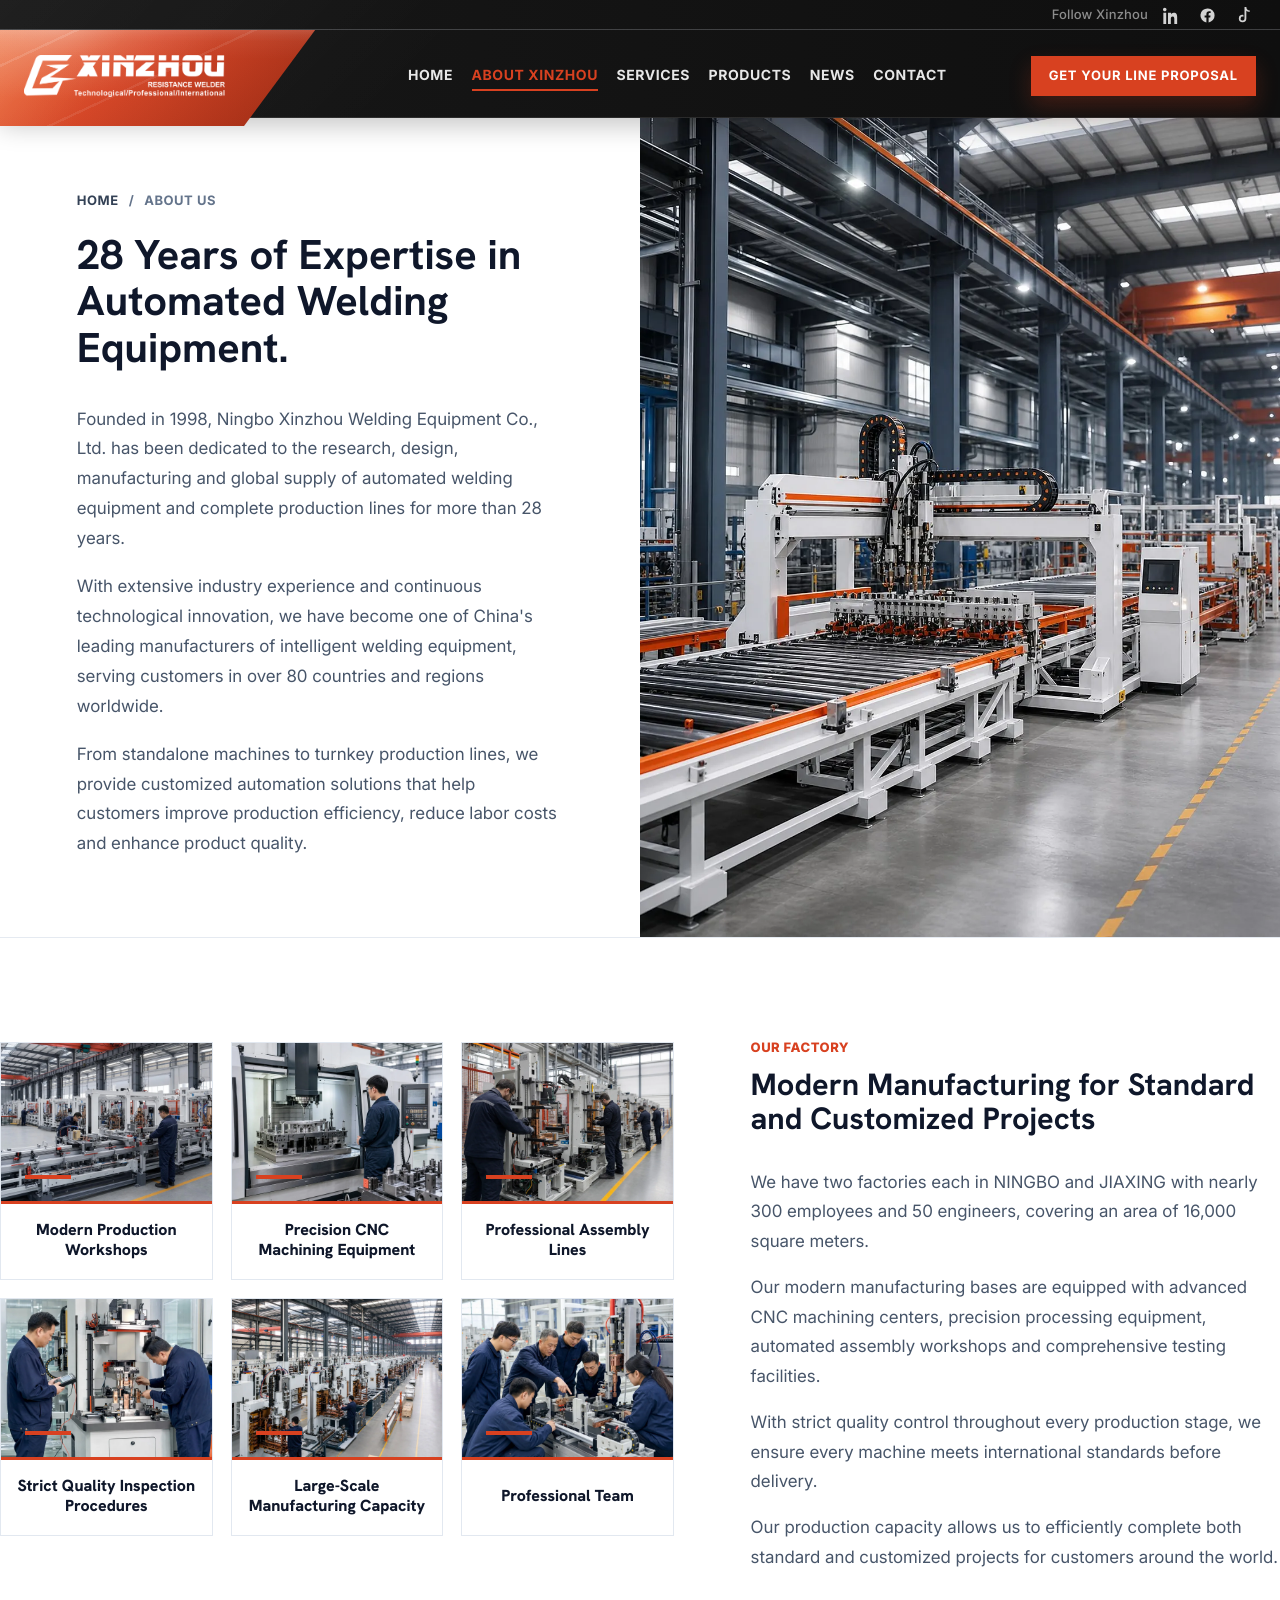
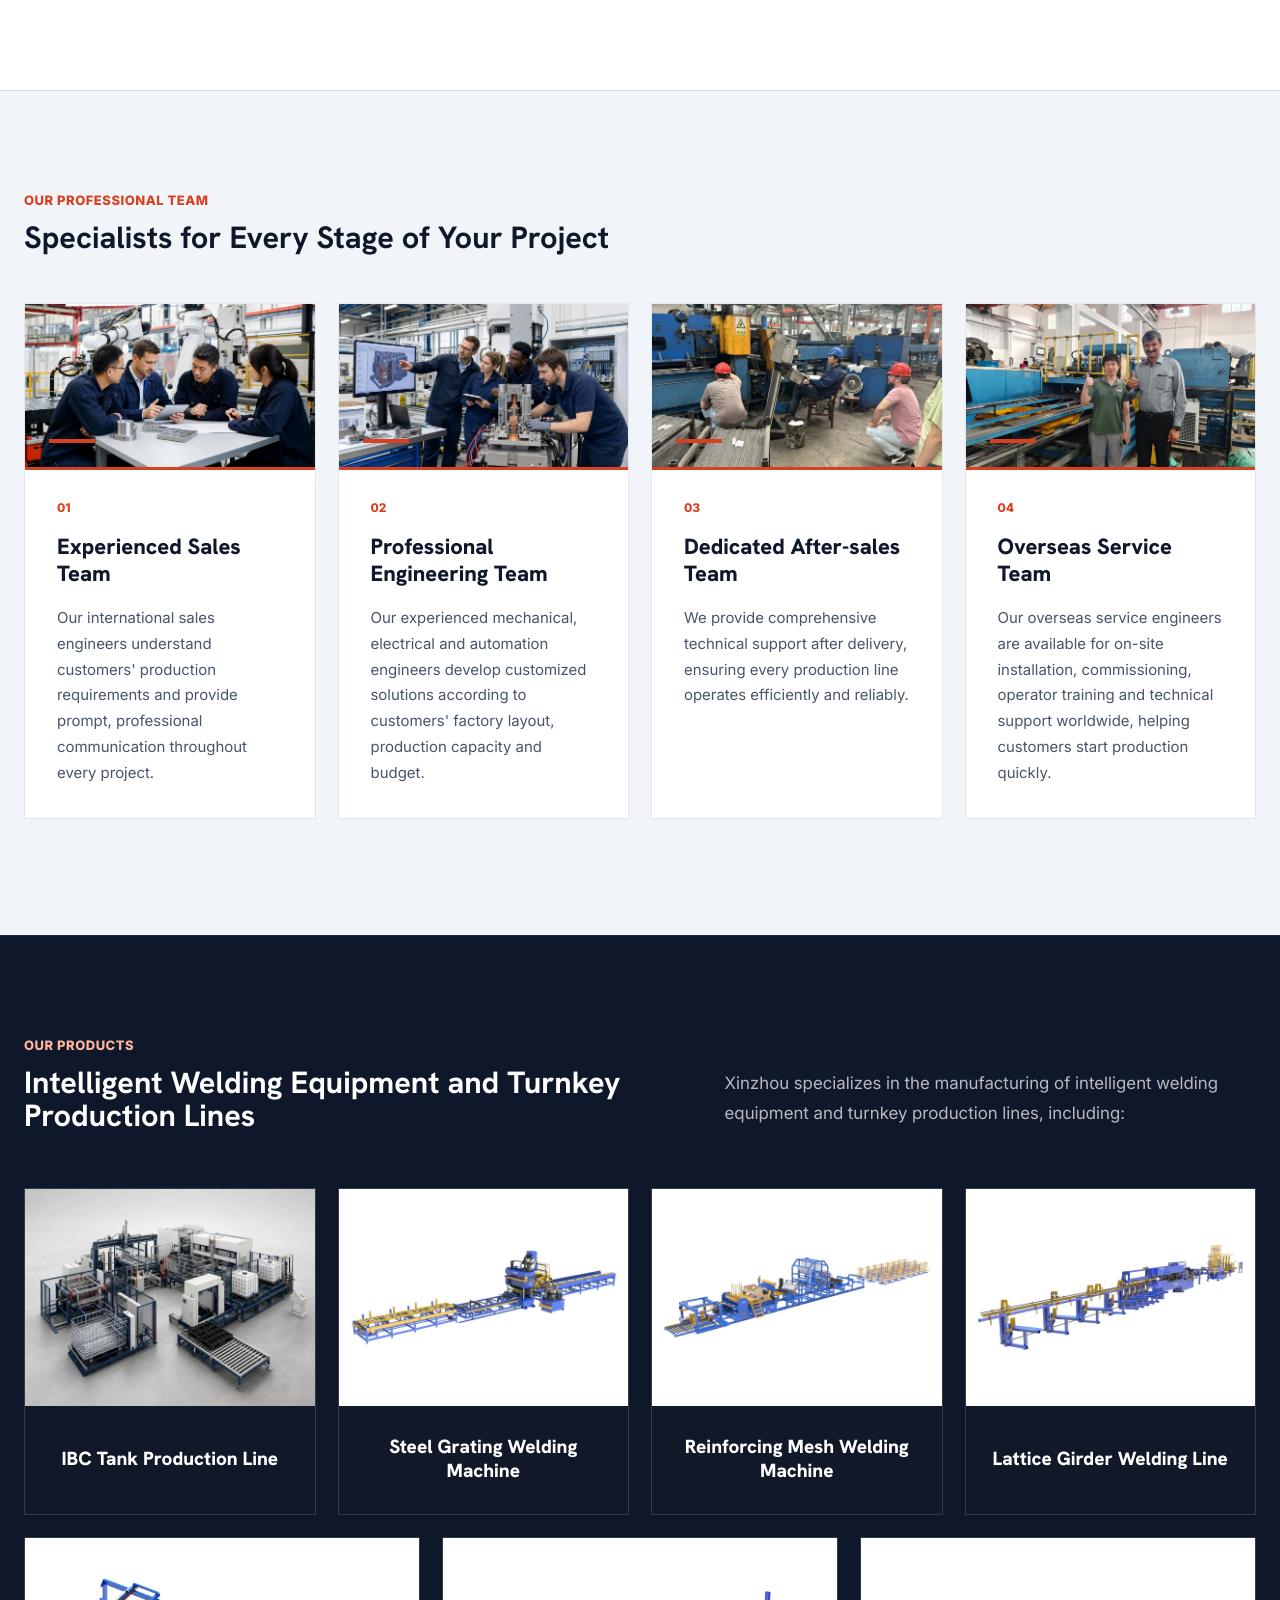
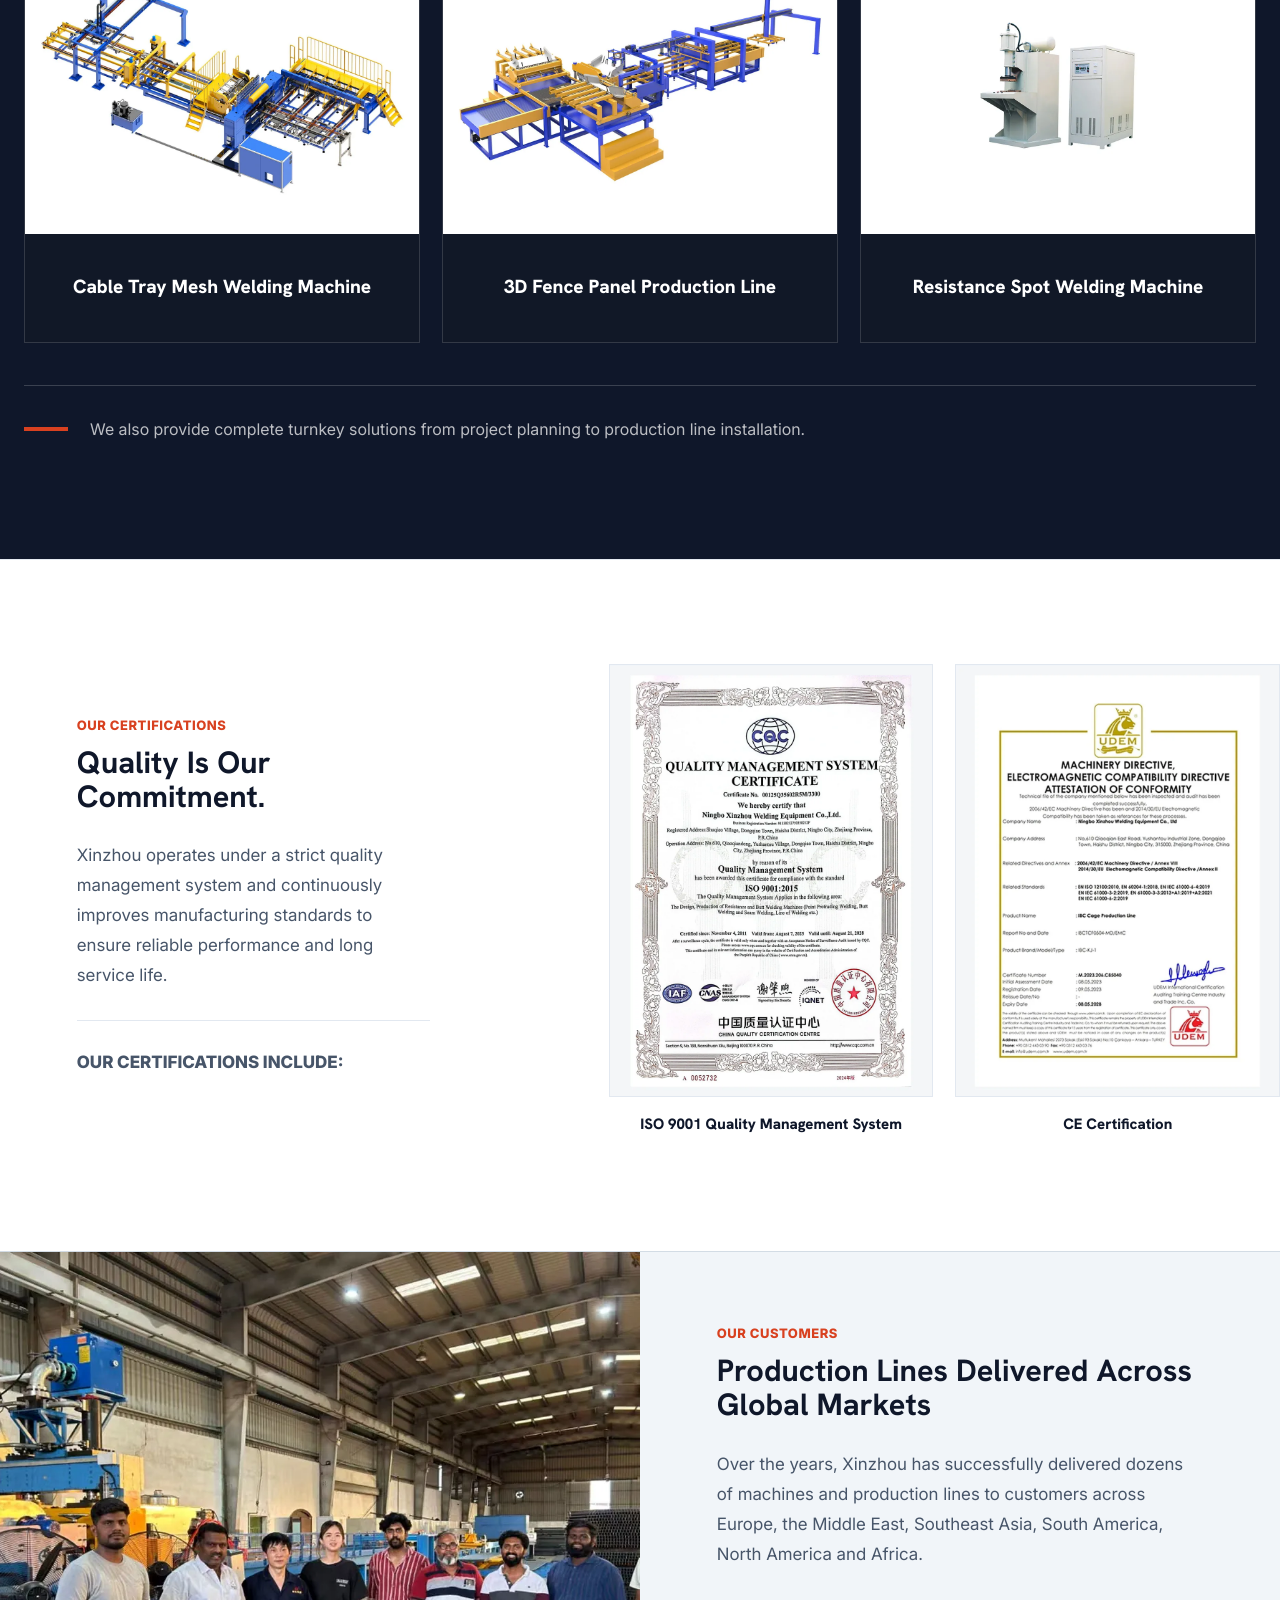
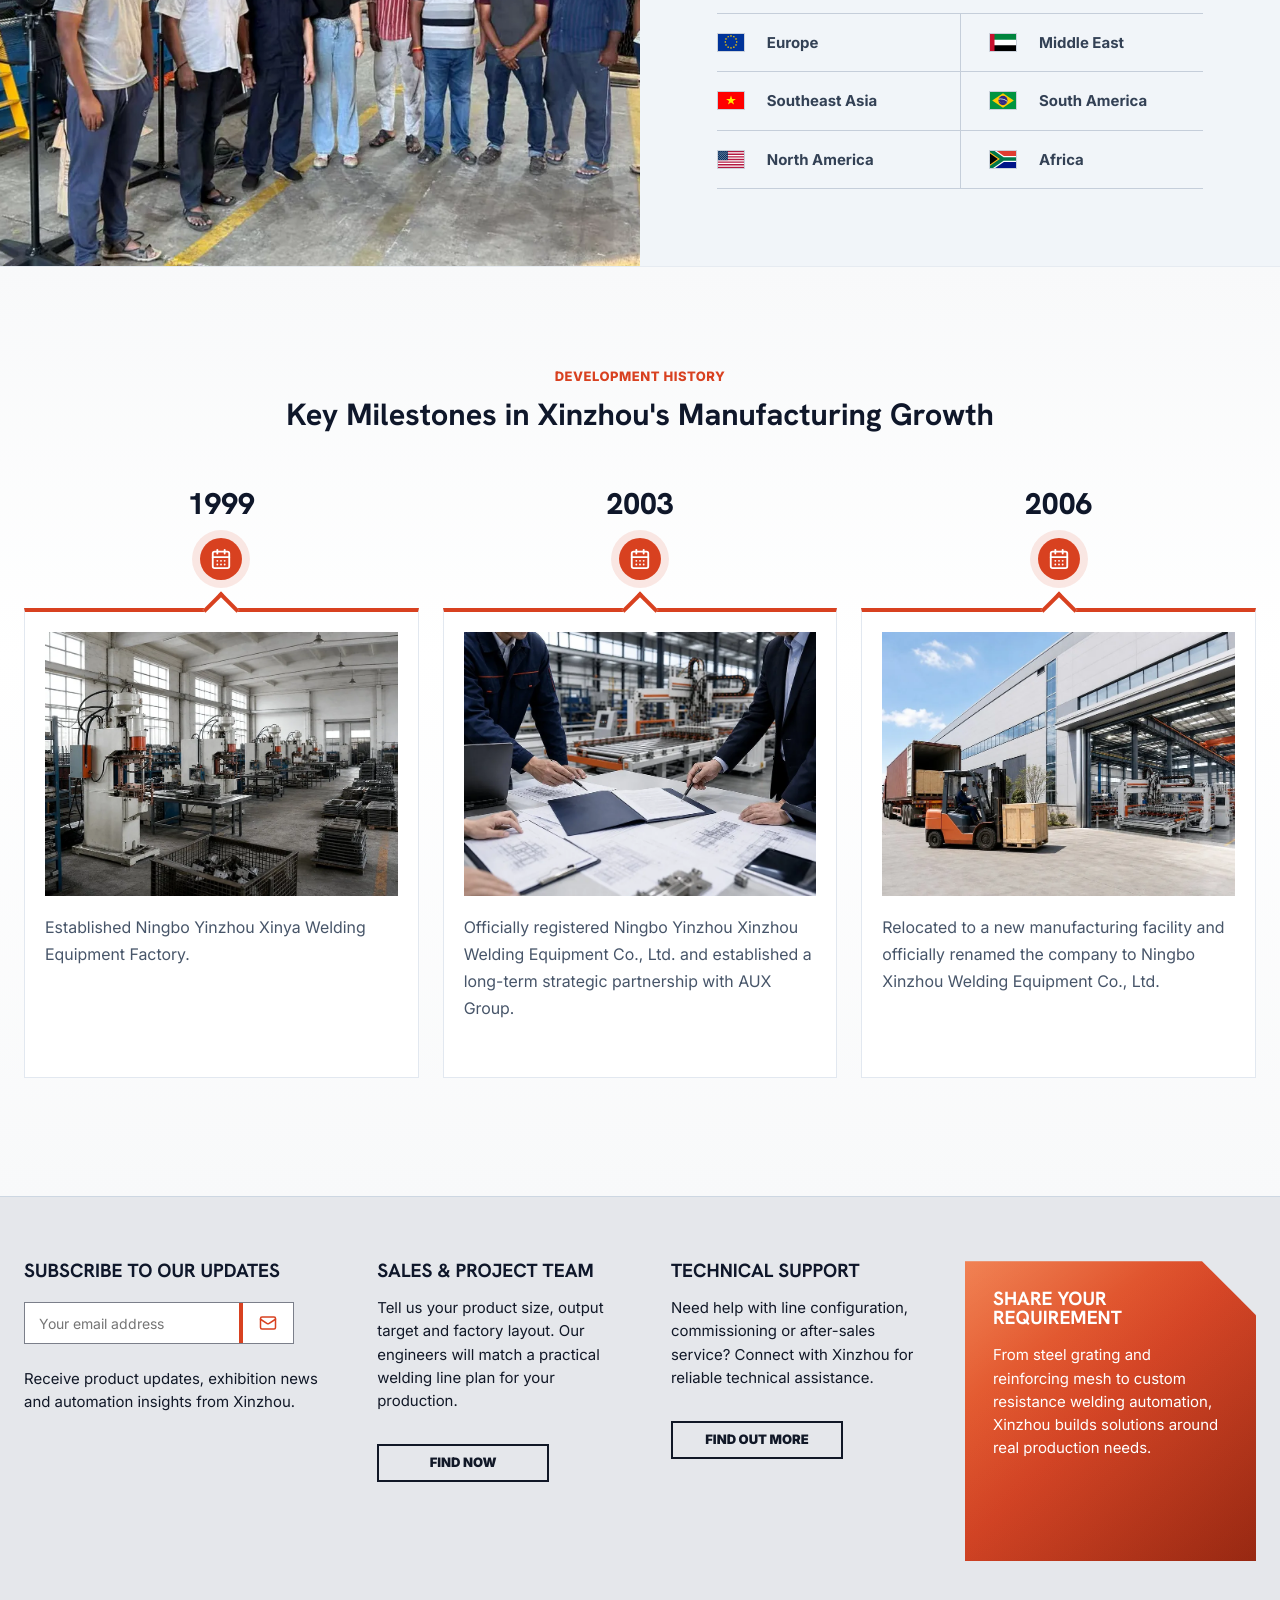
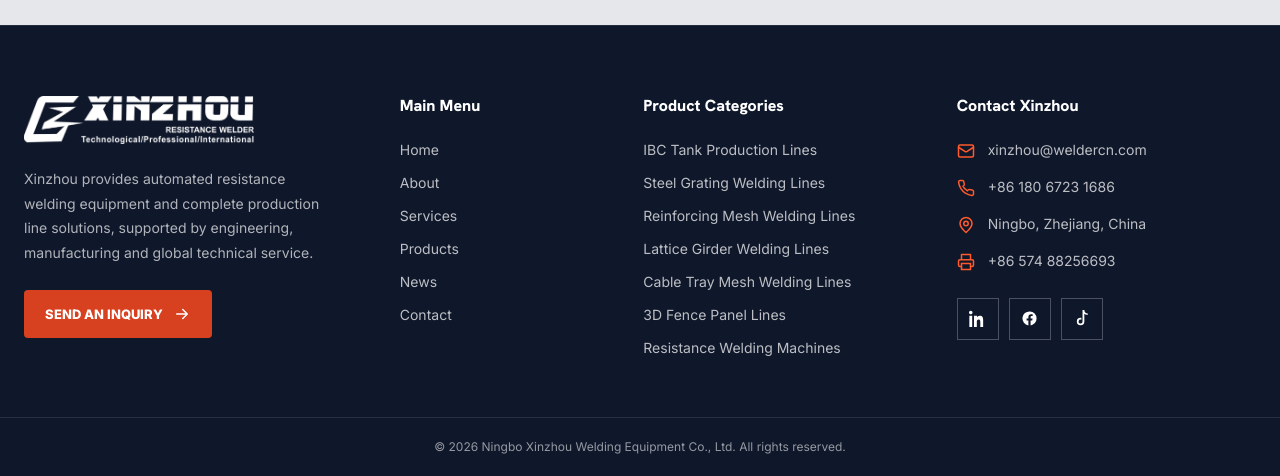
<file: about.html>
<!DOCTYPE html>
<html lang="en">
<head>
<meta charset="utf-8">
<meta name="viewport" content="width=device-width, initial-scale=1.0">
<title>About Xinzhou | Factory, Team &amp; Welding Expertise</title>
<meta name="description" content="Learn about Xinzhou's history, manufacturing capacity, engineering team, automated welding equipment, certifications and global customer experience.">
<link rel="preconnect" href="https://fonts.googleapis.com">
<link rel="preconnect" href="https://fonts.gstatic.com" crossorigin>
<link href="https://fonts.googleapis.com/css2?family=Hanken+Grotesk:wght@700;800&amp;family=Inter:wght@400;500;600;700&amp;display=swap" rel="stylesheet">
<link href="./assets/css/global.css?v=20260804-2" rel="stylesheet">
<link href="./assets/css/about.css?v=20260716-4" rel="stylesheet">
</head>
<body>
<section class="xz-topbar">
<div class="xz-topbar__inner">
<span class="xz-topbar__label">Follow Xinzhou</span>
<a class="xz-topbar__social" href="https://www.linkedin.com/company/xinzhouwelding" target="_blank" rel="noreferrer" aria-label="Xinzhou on LinkedIn">
<svg viewBox="0 0 24 24" aria-hidden="true"><path d="M4.98 3.5C4.98 4.88 3.86 6 2.48 6S0 4.88 0 3.5 1.12 1 2.48 1s2.5 1.12 2.5 2.5ZM.5 8h4V24h-4V8Zm7 0h3.83v2.19h.05c.53-1.01 1.84-2.08 3.79-2.08 4.05 0 4.8 2.67 4.8 6.14V24h-4v-6.91c0-1.65-.03-3.76-2.29-3.76-2.29 0-2.64 1.79-2.64 3.64V24h-4V8Z"></path></svg>
</a>
<a class="xz-topbar__social" href="https://www.facebook.com/xinzhouwelder" target="_blank" rel="noreferrer" aria-label="Xinzhou on Facebook">
<svg viewBox="0 0 24 24" aria-hidden="true"><path d="M22 12a10 10 0 1 0-11.56 9.88v-6.99H7.9V12h2.54V9.8c0-2.5 1.49-3.89 3.77-3.89 1.09 0 2.23.2 2.23.2v2.46h-1.26c-1.24 0-1.63.77-1.63 1.56V12h2.77l-.44 2.89h-2.33v6.99A10 10 0 0 0 22 12Z"></path></svg>
</a>
<a class="xz-topbar__social" href="https://www.tiktok.com/@xinzhouwelder" target="_blank" rel="noreferrer" aria-label="Xinzhou on TikTok">
<svg viewBox="0 0 24 24" aria-hidden="true"><path d="M19.59 6.69A4.83 4.83 0 0 1 16 5.13V16.3a5.3 5.3 0 1 1-5.3-5.3c.4 0 .79.04 1.17.13v2.73a2.73 2.73 0 1 0 1.56 2.47V0h2.61a4.83 4.83 0 0 0 4.84 4.84v1.85c-.45 0-.88-.04-1.29-.1Z"></path></svg>
</a>
</div>
</section>

<nav class="xz-header">
<div class="xz-header__inner">
<a class="xz-header__brand" href="./index.html">
<img src="./src/media/xinzhou-logo.webp" alt="Xinzhou Automation">
</a>
<div class="xz-header__nav">
<a href="./index.html">Home</a>
<a class="is-active" href="./about.html" aria-current="page">About Xinzhou</a>
<a href="./services.html">Services</a>
<a href="./products.html">Products</a>
<a href="./news.html">News</a>
<a href="./contact.html">Contact</a>
</div>
<div class="xz-header__actions">
<a class="xz-header__cta" href="./contact.html#inquiry">Get Your Line Proposal</a>
</div>
<div class="xz-header__mobile">
<button class="xz-header__mobile-btn" type="button" aria-label="Open menu" aria-expanded="false" data-mobile-menu-toggle>
<svg viewBox="0 0 24 24" fill="none" aria-hidden="true"><path d="M4 7H20" stroke="currentColor" stroke-width="2" stroke-linecap="round"></path><path d="M4 12H20" stroke="currentColor" stroke-width="2" stroke-linecap="round"></path><path d="M4 17H20" stroke="currentColor" stroke-width="2" stroke-linecap="round"></path></svg>
</button>
</div>
</div>
</nav>

<div class="xz-mobile-drawer" data-mobile-menu>
<div class="xz-mobile-drawer__inner">
<a href="./index.html">Home</a>
<a href="./about.html">About Xinzhou</a>
<a href="./services.html">Services</a>
<a href="./products.html">Products</a>
<a href="./news.html">News</a>
<a href="./contact.html">Contact</a>
</div>
</div>

<main class="about-main">
<section class="about-history-hero" aria-labelledby="about-history-title">
<div class="xz-container about-history-hero__grid">
<div class="about-history-hero__copy">
<nav class="about-breadcrumb" aria-label="Breadcrumb">
<a href="./index.html">Home</a>
<span aria-hidden="true">/</span>
<span>About Us</span>
</nav>
<h1 id="about-history-title">28 Years of Expertise in Automated Welding Equipment.</h1>
<div class="about-history-hero__text">
<p>Founded in 1998, Ningbo Xinzhou Welding Equipment Co., Ltd. has been dedicated to the research, design, manufacturing and global supply of automated welding equipment and complete production lines for more than 28 years.</p>
<p>With extensive industry experience and continuous technological innovation, we have become one of China's leading manufacturers of intelligent welding equipment, serving customers in over 80 countries and regions worldwide.</p>
<p>From standalone machines to turnkey production lines, we provide customized automation solutions that help customers improve production efficiency, reduce labor costs and enhance product quality.</p>
</div>
</div>
<figure class="about-history-hero__media">
<img src="./assets/images/about/history-hero.webp" alt="Automated welding equipment production line in a clean modern industrial workshop">
<figcaption>
<strong>Automated Welding Lines</strong>
<span>Research, design, manufacturing and global supply.</span>
</figcaption>
</figure>
</div>
</section>

<section class="about-timeline-section" aria-labelledby="about-timeline-title">
<div class="xz-container">
<div class="about-timeline-section__head">
<p class="about-section-label">Development History</p>
<h2 id="about-timeline-title">Key Milestones in Xinzhou's Manufacturing Growth</h2>
</div>
<div class="about-timeline-carousel" data-history-carousel>
<div class="about-timeline-viewport">
<div class="about-timeline-track" data-history-track>
<article class="about-timeline-card">
<div class="about-timeline-card__year">1999</div>
<div class="about-timeline-card__node" aria-hidden="true"><svg viewBox="0 0 24 24" aria-hidden="true"><path d="M8 2v4"></path><path d="M16 2v4"></path><rect width="18" height="18" x="3" y="4" rx="2"></rect><path d="M3 10h18"></path><path d="M8 14h.01"></path><path d="M12 14h.01"></path><path d="M16 14h.01"></path><path d="M8 18h.01"></path><path d="M12 18h.01"></path><path d="M16 18h.01"></path></svg></div>
<div class="about-timeline-card__body">
<figure class="about-timeline-card__image">
<img src="./assets/images/about/timeline-1999.webp" alt="Early welding equipment factory workshop representing Xinzhou's 1999 establishment">
</figure>
<p>Established Ningbo Yinzhou Xinya Welding Equipment Factory.</p>
</div>
</article>
<article class="about-timeline-card">
<div class="about-timeline-card__year">2003</div>
<div class="about-timeline-card__node" aria-hidden="true"><svg viewBox="0 0 24 24" aria-hidden="true"><path d="M8 2v4"></path><path d="M16 2v4"></path><rect width="18" height="18" x="3" y="4" rx="2"></rect><path d="M3 10h18"></path><path d="M8 14h.01"></path><path d="M12 14h.01"></path><path d="M16 14h.01"></path><path d="M8 18h.01"></path><path d="M12 18h.01"></path><path d="M16 18h.01"></path></svg></div>
<div class="about-timeline-card__body">
<figure class="about-timeline-card__image">
<img src="./assets/images/about/timeline-2003.webp" alt="Business registration and strategic manufacturing partnership scene representing Xinzhou in 2003">
</figure>
<p>Officially registered Ningbo Yinzhou Xinzhou Welding Equipment Co., Ltd. and established a long-term strategic partnership with AUX Group.</p>
</div>
</article>
<article class="about-timeline-card">
<div class="about-timeline-card__year">2006</div>
<div class="about-timeline-card__node" aria-hidden="true"><svg viewBox="0 0 24 24" aria-hidden="true"><path d="M8 2v4"></path><path d="M16 2v4"></path><rect width="18" height="18" x="3" y="4" rx="2"></rect><path d="M3 10h18"></path><path d="M8 14h.01"></path><path d="M12 14h.01"></path><path d="M16 14h.01"></path><path d="M8 18h.01"></path><path d="M12 18h.01"></path><path d="M16 18h.01"></path></svg></div>
<div class="about-timeline-card__body">
<figure class="about-timeline-card__image">
<img src="./assets/images/about/timeline-2006.webp" alt="New manufacturing facility relocation scene representing Xinzhou's 2006 company upgrade">
</figure>
<p>Relocated to a new manufacturing facility and officially renamed the company to Ningbo Xinzhou Welding Equipment Co., Ltd.</p>
</div>
</article>
<article class="about-timeline-card">
<div class="about-timeline-card__year">2009</div>
<div class="about-timeline-card__node" aria-hidden="true"><svg viewBox="0 0 24 24" aria-hidden="true"><path d="M8 2v4"></path><path d="M16 2v4"></path><rect width="18" height="18" x="3" y="4" rx="2"></rect><path d="M3 10h18"></path><path d="M8 14h.01"></path><path d="M12 14h.01"></path><path d="M16 14h.01"></path><path d="M8 18h.01"></path><path d="M12 18h.01"></path><path d="M16 18h.01"></path></svg></div>
<div class="about-timeline-card__body">
<figure class="about-timeline-card__image">
<img src="./assets/images/about/timeline-2009.webp" alt="High-tech enterprise recognition scene with precision welding equipment inspection">
</figure>
<p>Recognized as a National High-Tech Enterprise.</p>
</div>
</article>
<article class="about-timeline-card">
<div class="about-timeline-card__year">2014</div>
<div class="about-timeline-card__node" aria-hidden="true"><svg viewBox="0 0 24 24" aria-hidden="true"><path d="M8 2v4"></path><path d="M16 2v4"></path><rect width="18" height="18" x="3" y="4" rx="2"></rect><path d="M3 10h18"></path><path d="M8 14h.01"></path><path d="M12 14h.01"></path><path d="M16 14h.01"></path><path d="M8 18h.01"></path><path d="M12 18h.01"></path><path d="M16 18h.01"></path></svg></div>
<div class="about-timeline-card__body">
<figure class="about-timeline-card__image">
<img src="./assets/images/about/timeline-2014.webp" alt="Industrial land development and factory construction planning scene in Tongxiang Zhejiang">
</figure>
<p>Acquired 55 acres of land in Tongxiang, Zhejiang, to invest in and construct Zhejiang Yizhou Mechanical Technology Co., Ltd.</p>
</div>
</article>
<article class="about-timeline-card">
<div class="about-timeline-card__year">2017</div>
<div class="about-timeline-card__node" aria-hidden="true"><svg viewBox="0 0 24 24" aria-hidden="true"><path d="M8 2v4"></path><path d="M16 2v4"></path><rect width="18" height="18" x="3" y="4" rx="2"></rect><path d="M3 10h18"></path><path d="M8 14h.01"></path><path d="M12 14h.01"></path><path d="M16 14h.01"></path><path d="M8 18h.01"></path><path d="M12 18h.01"></path><path d="M16 18h.01"></path></svg></div>
<div class="about-timeline-card__body">
<figure class="about-timeline-card__image">
<img src="./assets/images/about/timeline-2017.webp" alt="Modern Yizhou machinery factory opening and automated welding equipment production">
</figure>
<p>Zhejiang Yizhou Mechanical Technology Co., Ltd. was officially established, with annual sales reaching 120 million RMB.</p>
</div>
</article>
<article class="about-timeline-card">
<div class="about-timeline-card__year">2020</div>
<div class="about-timeline-card__node" aria-hidden="true"><svg viewBox="0 0 24 24" aria-hidden="true"><path d="M8 2v4"></path><path d="M16 2v4"></path><rect width="18" height="18" x="3" y="4" rx="2"></rect><path d="M3 10h18"></path><path d="M8 14h.01"></path><path d="M12 14h.01"></path><path d="M16 14h.01"></path><path d="M8 18h.01"></path><path d="M12 18h.01"></path><path d="M16 18h.01"></path></svg></div>
<div class="about-timeline-card__body">
<figure class="about-timeline-card__image">
<img src="./assets/images/about/timeline-2020.webp" alt="Phase II intelligent manufacturing facility and automated welding production line in operation">
</figure>
<p>In July, Yizhou's Phase II new facility (66 acres) was officially put into operation. In the same year, Ningbo Xinzhou's Phase II factory (12,932 square meters) was constructed and put into use.</p>
</div>
</article>
</div>
</div>
</div>
</div>
</section>

<section class="about-factory-section" aria-labelledby="about-factory-title">
<div class="xz-container about-factory__layout">
<div class="about-factory__visual">
<div class="about-factory__highlights">
<article class="about-factory-highlight">
<figure class="about-factory-highlight__media">
<img src="./assets/images/about/factory-highlight-workshop.webp" alt="Modern automated welding equipment production workshop" loading="lazy" decoding="async">
</figure>
<div class="about-factory-highlight__body"><h3>Modern Production Workshops</h3></div>
</article>
<article class="about-factory-highlight">
<figure class="about-factory-highlight__media">
<img src="./assets/images/about/factory-highlight-cnc.webp" alt="Technician operating precision CNC machining equipment" loading="lazy" decoding="async">
</figure>
<div class="about-factory-highlight__body"><h3>Precision CNC Machining Equipment</h3></div>
</article>
<article class="about-factory-highlight">
<figure class="about-factory-highlight__media">
<img src="./assets/images/about/factory-highlight-assembly.webp" alt="Technicians assembling automated resistance welding equipment" loading="lazy" decoding="async">
</figure>
<div class="about-factory-highlight__body"><h3>Professional Assembly Lines</h3></div>
</article>
<article class="about-factory-highlight">
<figure class="about-factory-highlight__media">
<img src="./assets/images/about/factory-highlight-quality.webp" alt="Engineers inspecting and testing automated welding equipment" loading="lazy" decoding="async">
</figure>
<div class="about-factory-highlight__body"><h3>Strict Quality Inspection Procedures</h3></div>
</article>
<article class="about-factory-highlight">
<figure class="about-factory-highlight__media">
<img src="./assets/images/about/factory-highlight-capacity.webp" alt="Large-scale automated welding equipment manufacturing floor" loading="lazy" decoding="async">
</figure>
<div class="about-factory-highlight__body"><h3>Large-Scale Manufacturing Capacity</h3></div>
</article>
<article class="about-factory-highlight">
<figure class="about-factory-highlight__media">
<img src="./assets/images/about/factory-highlight-team.webp" alt="Engineering team collaborating on automated welding equipment" loading="lazy" decoding="async">
</figure>
<div class="about-factory-highlight__body"><h3>Professional Team</h3></div>
</article>
</div>
</div>

<div class="about-factory__content">
<div class="about-factory__head">
<p class="about-section-label">Our Factory</p>
<h2 id="about-factory-title">Modern Manufacturing for Standard and Customized Projects</h2>
</div>

<div class="about-factory__copy">
<p>We have two factories each in NINGBO and JIAXING with nearly 300 employees and 50 engineers, covering an area of 16,000 square meters.</p>
<p>Our modern manufacturing bases are equipped with advanced CNC machining centers, precision processing equipment, automated assembly workshops and comprehensive testing facilities.</p>
<p>With strict quality control throughout every production stage, we ensure every machine meets international standards before delivery.</p>
<p>Our production capacity allows us to efficiently complete both standard and customized projects for customers around the world.</p>
</div>
</div>
</div>
</section>

<section class="about-professional-team-section" aria-labelledby="about-professional-team-title">
<div class="xz-container">
<div class="about-professional-team__head">
<p class="about-section-label">Our Professional Team</p>
<h2 id="about-professional-team-title">Specialists for Every Stage of Your Project</h2>
</div>

<div class="about-professional-team__grid">
<article class="about-professional-team__item">
<figure class="about-professional-team__media">
<img src="./assets/images/about/team-sales.webp" alt="International sales engineers consulting on an automated welding project" loading="lazy" decoding="async">
</figure>
<div class="about-professional-team__body">
<span>01</span>
<h3>Experienced Sales Team</h3>
<p>Our international sales engineers understand customers' production requirements and provide prompt, professional communication throughout every project.</p>
</div>
</article>
<article class="about-professional-team__item">
<figure class="about-professional-team__media">
<img src="./assets/images/about/team-engineering.webp" alt="Mechanical electrical and automation engineers developing a welding solution" loading="lazy" decoding="async">
</figure>
<div class="about-professional-team__body">
<span>02</span>
<h3>Professional Engineering Team</h3>
<p>Our experienced mechanical, electrical and automation engineers develop customized solutions according to customers' factory layout, production capacity and budget.</p>
</div>
</article>
<article class="about-professional-team__item">
<figure class="about-professional-team__media">
<img src="./assets/images/about/team-after-sales.webp" alt="After-sales engineers commissioning welding equipment with a customer team" loading="lazy" decoding="async">
</figure>
<div class="about-professional-team__body">
<span>03</span>
<h3>Dedicated After-sales Team</h3>
<p>We provide comprehensive technical support after delivery, ensuring every production line operates efficiently and reliably.</p>
</div>
</article>
<article class="about-professional-team__item">
<figure class="about-professional-team__media">
<img src="./assets/images/about/team-overseas-service.webp" alt="Xinzhou overseas service engineer with an international customer at their factory" loading="lazy" decoding="async">
</figure>
<div class="about-professional-team__body">
<span>04</span>
<h3>Overseas Service Team</h3>
<p>Our overseas service engineers are available for on-site installation, commissioning, operator training and technical support worldwide, helping customers start production quickly.</p>
</div>
</article>
</div>
</div>
</section>

<section class="about-equipment-section" aria-labelledby="about-equipment-title">
<div class="xz-container">
<div class="about-equipment__head">
<div>
<p class="about-section-label">Our Products</p>
<h2 id="about-equipment-title">Intelligent Welding Equipment and Turnkey Production Lines</h2>
</div>
<p>Xinzhou specializes in the manufacturing of intelligent welding equipment and turnkey production lines, including:</p>
</div>

<div class="about-equipment__grid">
<article class="about-equipment-item">
<figure class="about-equipment-item__media">
<img src="./assets/images/about/product-ibc-production-line.webp" alt="Automated IBC tank production line" loading="lazy" decoding="async">
</figure>
<div class="about-equipment-item__body"><h3>IBC Tank Production Line</h3></div>
</article>
<article class="about-equipment-item">
<figure class="about-equipment-item__media">
<img src="./assets/images/about/product-steel-grating.webp" alt="Steel grating welding production line" loading="lazy" decoding="async">
</figure>
<div class="about-equipment-item__body"><h3>Steel Grating Welding Machine</h3></div>
</article>
<article class="about-equipment-item">
<figure class="about-equipment-item__media">
<img src="./assets/images/about/product-reinforcing-mesh.webp" alt="Reinforcing mesh welding production line" loading="lazy" decoding="async">
</figure>
<div class="about-equipment-item__body"><h3>Reinforcing Mesh Welding Machine</h3></div>
</article>
<article class="about-equipment-item">
<figure class="about-equipment-item__media">
<img src="./assets/images/about/product-lattice-girder.webp" alt="Lattice girder welding production line" loading="lazy" decoding="async">
</figure>
<div class="about-equipment-item__body"><h3>Lattice Girder Welding Line</h3></div>
</article>
<article class="about-equipment-item">
<figure class="about-equipment-item__media">
<img src="./assets/images/about/product-cable-tray.webp" alt="Cable tray mesh welding production line" loading="lazy" decoding="async">
</figure>
<div class="about-equipment-item__body"><h3>Cable Tray Mesh Welding Machine</h3></div>
</article>
<article class="about-equipment-item">
<figure class="about-equipment-item__media">
<img src="./assets/images/about/product-fence-panel.webp" alt="3D fence panel welding production line" loading="lazy" decoding="async">
</figure>
<div class="about-equipment-item__body"><h3>3D Fence Panel Production Line</h3></div>
</article>
<article class="about-equipment-item">
<figure class="about-equipment-item__media">
<img src="./assets/images/about/product-resistance-spot-welder.webp" alt="Industrial resistance spot welding machine" loading="lazy" decoding="async">
</figure>
<div class="about-equipment-item__body"><h3>Resistance Spot Welding Machine</h3></div>
</article>
</div>

<div class="about-equipment__footer">
<p>We also provide complete turnkey solutions from project planning to production line installation.</p>
</div>
</div>
</section>

<section class="about-quality-section" aria-labelledby="about-quality-title">
<div class="xz-container about-quality__grid">
<div class="about-quality__copy">
<p class="about-section-label">Our Certifications</p>
<h2 id="about-quality-title">Quality Is Our Commitment.</h2>
<p>Xinzhou operates under a strict quality management system and continuously improves manufacturing standards to ensure reliable performance and long service life.</p>
<p class="about-quality__list-label">Our certifications include:</p>
</div>

<div class="about-quality__certificates">
<article class="about-quality-certificate">
<figure class="about-quality-certificate__media">
<img src="./assets/images/about/certificate-iso-9001.webp" alt="Xinzhou ISO 9001 quality management system certificate" loading="lazy" decoding="async">
</figure>
<div class="about-quality-certificate__body"><h3>ISO 9001 Quality Management System</h3></div>
</article>
<article class="about-quality-certificate">
<figure class="about-quality-certificate__media">
<img src="./assets/images/about/certificate-ce.webp" alt="Xinzhou CE attestation of conformity" loading="lazy" decoding="async">
</figure>
<div class="about-quality-certificate__body"><h3>CE Certification</h3></div>
</article>
</div>
</div>
</section>

<section class="about-customers-section" aria-labelledby="about-customers-title">
<div class="xz-container about-customers__grid">
<figure class="about-customers__media">
<img src="./assets/images/about/global-customers.webp" alt="Xinzhou team with an overseas customer team beside an installed production line" loading="lazy" decoding="async">
</figure>
<div class="about-customers__copy">
<p class="about-section-label">Our Customers</p>
<h2 id="about-customers-title">Production Lines Delivered Across Global Markets</h2>
<p>Over the years, Xinzhou has successfully delivered dozens of machines and production lines to customers across Europe, the Middle East, Southeast Asia, South America, North America and Africa.</p>
<ul class="about-customers__regions" aria-label="Customer regions">
<li><img class="about-customers__flag" src="./assets/images/about/flags/region-europe.svg" alt=""><strong>Europe</strong></li>
<li><img class="about-customers__flag" src="./assets/images/about/flags/region-middle-east.svg" alt=""><strong>Middle East</strong></li>
<li><img class="about-customers__flag" src="./assets/images/about/flags/region-southeast-asia.svg" alt=""><strong>Southeast Asia</strong></li>
<li><img class="about-customers__flag" src="./assets/images/about/flags/region-south-america.svg" alt=""><strong>South America</strong></li>
<li><img class="about-customers__flag" src="./assets/images/about/flags/region-north-america.svg" alt=""><strong>North America</strong></li>
<li><img class="about-customers__flag" src="./assets/images/about/flags/region-africa.svg" alt=""><strong>Africa</strong></li>
</ul>
</div>
</div>
</section>

</main>

<footer class="inquiry-strip-section">
<div class="inquiry-strip-container">
<div class="inquiry-strip-grid">
<div class="inquiry-strip-card inquiry-strip-card--subscribe">
<h2 class="inquiry-strip-title">Subscribe to Our Updates</h2>
<form class="inquiry-strip-form" action="#" aria-label="Subscribe to Xinzhou updates" data-subscribe-form>
<input type="email" name="email" placeholder="Your email address" aria-label="Your email address" required>
<button type="submit" aria-label="Subscribe"><svg viewBox="0 0 24 24" fill="none" aria-hidden="true"><rect width="20" height="16" x="2" y="4" rx="2" stroke="currentColor" stroke-width="2"></rect><path d="m22 7-8.97 5.7a1.94 1.94 0 0 1-2.06 0L2 7" stroke="currentColor" stroke-width="2" stroke-linecap="round" stroke-linejoin="round"></path></svg></button>
</form>
<p>Receive product updates, exhibition news and automation insights from Xinzhou.</p>
</div>
<div class="inquiry-strip-card">
<h2 class="inquiry-strip-title">Sales &amp; Project Team</h2>
<p>Tell us your product size, output target and factory layout. Our engineers will match a practical welding line plan for your production.</p>
<a class="inquiry-strip-button" href="./contact.html#inquiry" data-inquiry-open>Find Now</a>
</div>
<div class="inquiry-strip-card">
<h2 class="inquiry-strip-title">Technical Support</h2>
<p>Need help with line configuration, commissioning or after-sales service? Connect with Xinzhou for reliable technical assistance.</p>
<a class="inquiry-strip-button" href="./services.html">Find Out More</a>
</div>
<div class="inquiry-strip-card inquiry-strip-card--highlight">
<h2 class="inquiry-strip-title">Share Your Requirement</h2>
<p>From steel grating and reinforcing mesh to custom resistance welding automation, Xinzhou builds solutions around real production needs.</p>
</div>
</div>
</div>
</footer>

<script src="./assets/js/global.js?v=20260720-1"></script>
<script src="./assets/js/about.js?v=20260712-3"></script>
</body>
</html>
</file>
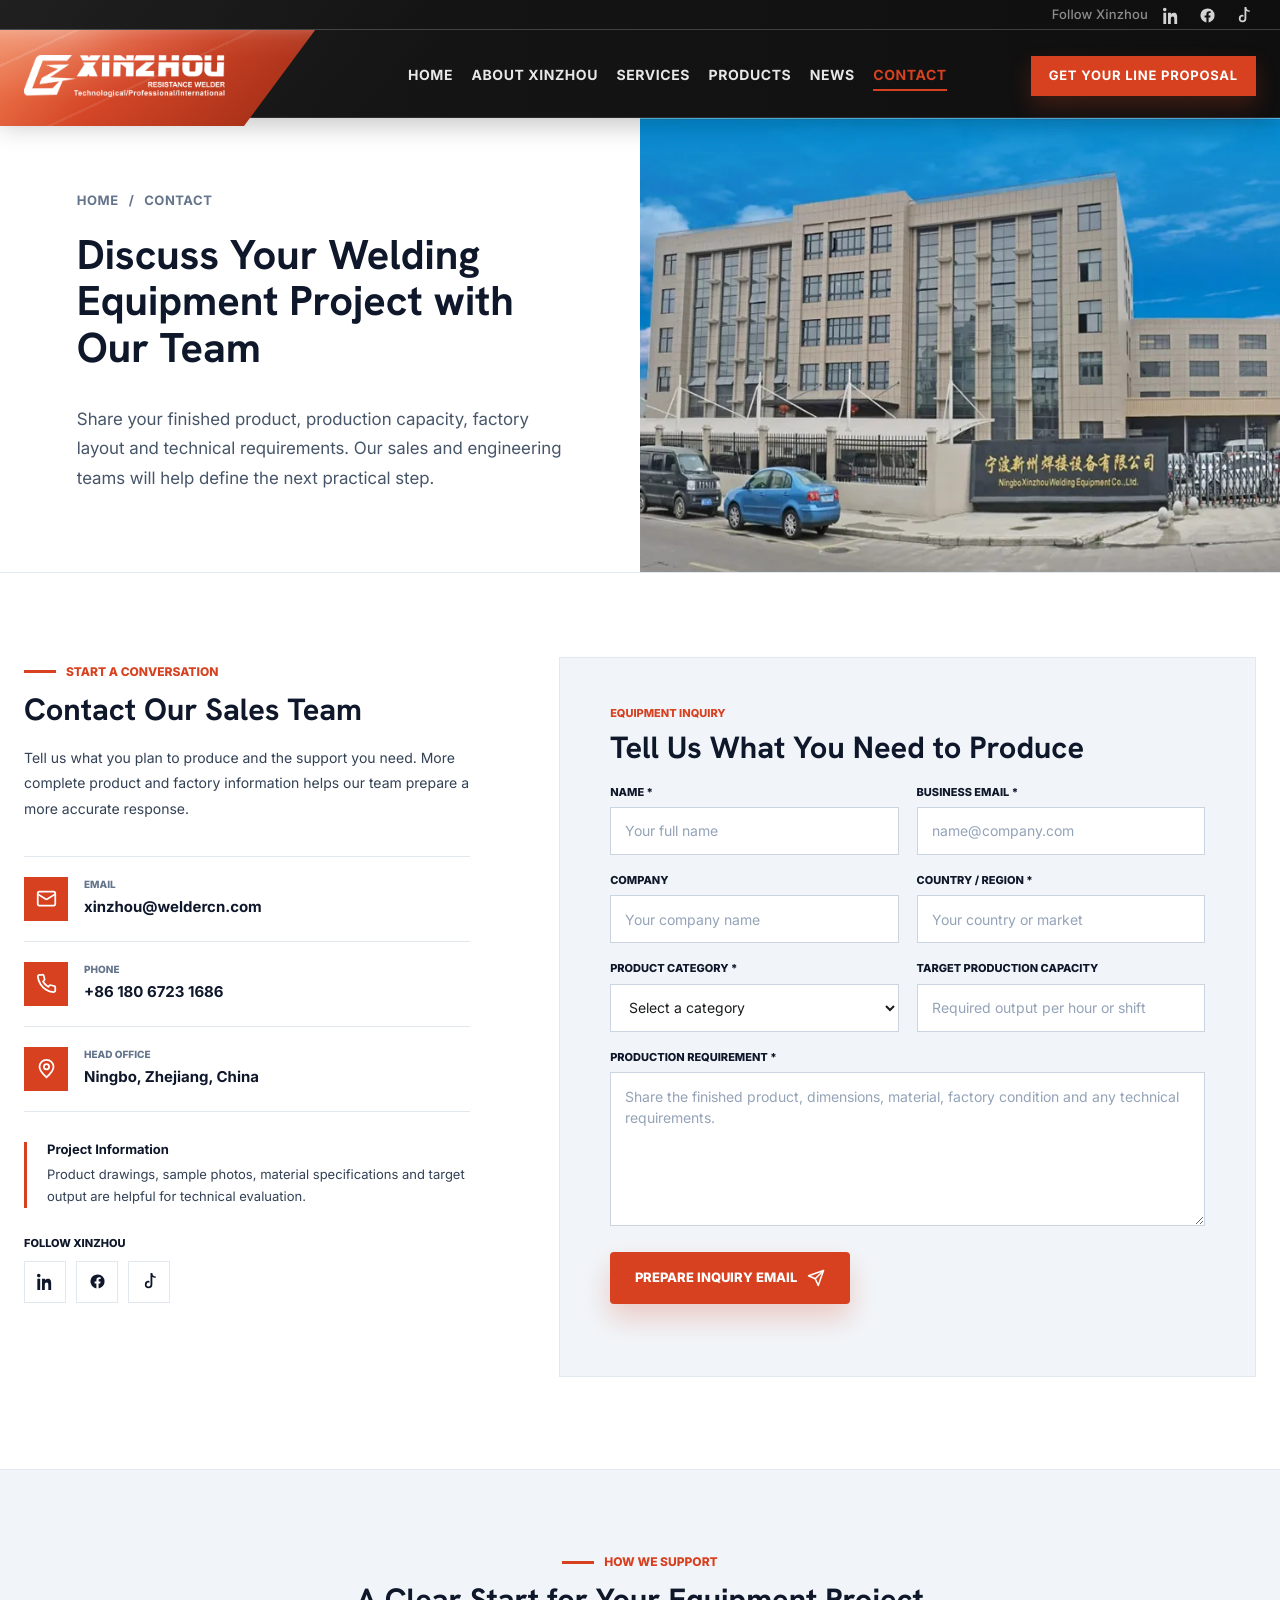
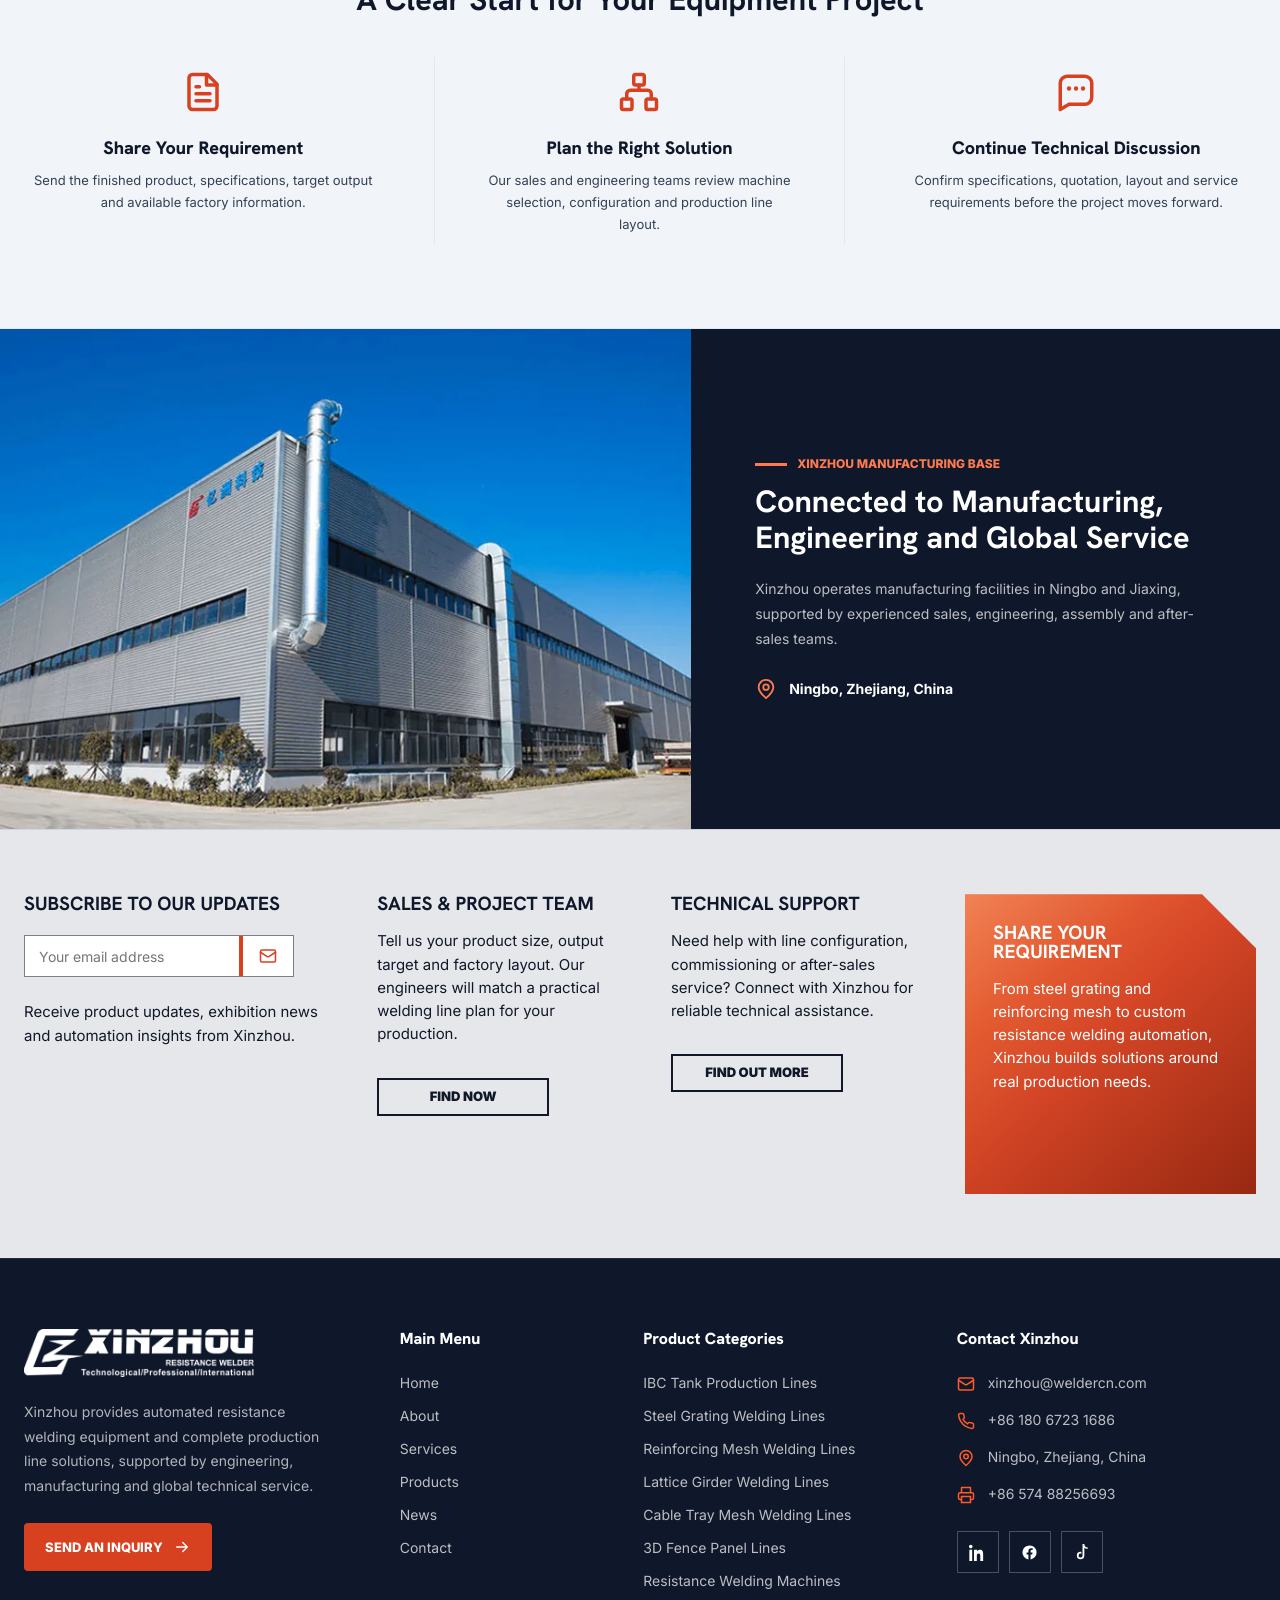
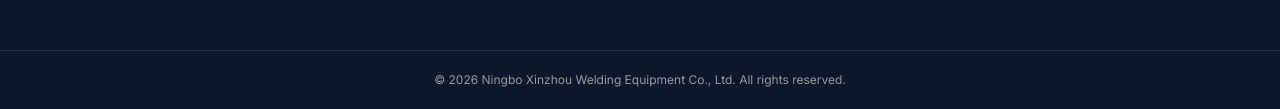
<file: contact.html>
<!DOCTYPE html>
<html lang="en">
<head>
<meta charset="utf-8">
<meta name="viewport" content="width=device-width, initial-scale=1.0">
<title>Contact Xinzhou | Automated Welding Equipment Consultation</title>
<meta name="description" content="Contact Xinzhou for automated welding equipment consultation, customized production line planning and technical project support.">
<link rel="preconnect" href="https://fonts.googleapis.com">
<link rel="preconnect" href="https://fonts.gstatic.com" crossorigin>
<link href="https://fonts.googleapis.com/css2?family=Hanken+Grotesk:wght@700;800&amp;family=Inter:wght@400;500;600;700&amp;display=swap" rel="stylesheet">
<link href="./assets/css/global.css?v=20260804-2" rel="stylesheet">
<link href="./assets/css/contact.css?v=20260716-2" rel="stylesheet">
</head>
<body>
<section class="xz-topbar">
<div class="xz-topbar__inner">
<span class="xz-topbar__label">Follow Xinzhou</span>
<a class="xz-topbar__social" href="https://www.linkedin.com/company/xinzhouwelding" target="_blank" rel="noreferrer" aria-label="Xinzhou on LinkedIn"><svg viewBox="0 0 24 24" aria-hidden="true"><path d="M4.98 3.5C4.98 4.88 3.86 6 2.48 6S0 4.88 0 3.5 1.12 1 2.48 1s2.5 1.12 2.5 2.5ZM.5 8h4V24h-4V8Zm7 0h3.83v2.19h.05c.53-1.01 1.84-2.08 3.79-2.08 4.05 0 4.8 2.67 4.8 6.14V24h-4v-6.91c0-1.65-.03-3.76-2.29-3.76-2.29 0-2.64 1.79-2.64 3.64V24h-4V8Z"></path></svg></a>
<a class="xz-topbar__social" href="https://www.facebook.com/xinzhouwelder" target="_blank" rel="noreferrer" aria-label="Xinzhou on Facebook"><svg viewBox="0 0 24 24" aria-hidden="true"><path d="M22 12a10 10 0 1 0-11.56 9.88v-6.99H7.9V12h2.54V9.8c0-2.5 1.49-3.89 3.77-3.89 1.09 0 2.23.2 2.23.2v2.46h-1.26c-1.24 0-1.63.77-1.63 1.56V12h2.77l-.44 2.89h-2.33v6.99A10 10 0 0 0 22 12Z"></path></svg></a>
<a class="xz-topbar__social" href="https://www.tiktok.com/@xinzhouwelder" target="_blank" rel="noreferrer" aria-label="Xinzhou on TikTok"><svg viewBox="0 0 24 24" aria-hidden="true"><path d="M19.59 6.69A4.83 4.83 0 0 1 16 5.13V16.3a5.3 5.3 0 1 1-5.3-5.3c.4 0 .79.04 1.17.13v2.73a2.73 2.73 0 1 0 1.56 2.47V0h2.61a4.83 4.83 0 0 0 4.84 4.84v1.85c-.45 0-.88-.04-1.29-.1Z"></path></svg></a>
</div>
</section>

<nav class="xz-header">
<div class="xz-header__inner">
<a class="xz-header__brand" href="./index.html"><img src="./src/media/xinzhou-logo.webp" alt="Xinzhou Automation"></a>
<div class="xz-header__nav">
<a href="./index.html">Home</a>
<a href="./about.html">About Xinzhou</a>
<a href="./services.html">Services</a>
<a href="./products.html">Products</a>
<a href="./news.html">News</a>
<a class="is-active" href="./contact.html" aria-current="page">Contact</a>
</div>
<div class="xz-header__actions"><a class="xz-header__cta" href="#inquiry">Get Your Line Proposal</a></div>
<div class="xz-header__mobile"><button class="xz-header__mobile-btn" type="button" aria-label="Open menu" aria-expanded="false" data-mobile-menu-toggle><svg viewBox="0 0 24 24" fill="none" aria-hidden="true"><path d="M4 7H20" stroke="currentColor" stroke-width="2" stroke-linecap="round"></path><path d="M4 12H20" stroke="currentColor" stroke-width="2" stroke-linecap="round"></path><path d="M4 17H20" stroke="currentColor" stroke-width="2" stroke-linecap="round"></path></svg></button></div>
</div>
</nav>

<div class="xz-mobile-drawer" data-mobile-menu>
<div class="xz-mobile-drawer__inner">
<a href="./index.html">Home</a>
<a href="./about.html">About Xinzhou</a>
<a href="./services.html">Services</a>
<a href="./products.html">Products</a>
<a href="./news.html">News</a>
<a href="./contact.html">Contact</a>
</div>
</div>

<main class="contact-main" data-template="contact-page">
<section class="contact-hero" aria-labelledby="contact-page-title">
<div class="xz-container contact-hero__grid">
<div class="contact-hero__copy">
<nav class="contact-breadcrumb" aria-label="Breadcrumb"><a href="./index.html">Home</a><span>/</span><span>Contact</span></nav>
<h1 id="contact-page-title">Discuss Your Welding Equipment Project with Our Team</h1>
<p>Share your finished product, production capacity, factory layout and technical requirements. Our sales and engineering teams will help define the next practical step.</p>
</div>
<figure class="contact-hero__media"><img src="./assets/images/contact/contact-hero-factory.webp" alt="Xinzhou welding equipment manufacturing workshop"></figure>
</div>
</section>

<section class="contact-inquiry" id="inquiry" aria-labelledby="contact-inquiry-title">
<div class="xz-container contact-inquiry__grid">
<div class="contact-information">
<p class="contact-eyebrow">Start a Conversation</p>
<h2 id="contact-inquiry-title">Contact Our Sales Team</h2>
<p class="contact-information__intro">Tell us what you plan to produce and the support you need. More complete product and factory information helps our team prepare a more accurate response.</p>

<div class="contact-information__list" data-field="contact_information">
<article>
<span><svg viewBox="0 0 24 24" fill="none" aria-hidden="true"><rect width="20" height="16" x="2" y="4" rx="2" stroke="currentColor" stroke-width="2"></rect><path d="m22 7-8.97 5.7a1.94 1.94 0 0 1-2.06 0L2 7" stroke="currentColor" stroke-width="2" stroke-linecap="round" stroke-linejoin="round"></path></svg></span>
<div><h3>Email</h3><a href="mailto:xinzhou@weldercn.com">xinzhou@weldercn.com</a></div>
</article>
<article>
<span><svg viewBox="0 0 24 24" fill="none" aria-hidden="true"><path d="M22 16.92v3a2 2 0 0 1-2.18 2 19.79 19.79 0 0 1-8.63-3.07 19.5 19.5 0 0 1-6-6A19.79 19.79 0 0 1 2.12 4.18 2 2 0 0 1 4.11 2h3a2 2 0 0 1 2 1.72c.12.9.33 1.78.62 2.62a2 2 0 0 1-.45 2.11L8 9.73a16 16 0 0 0 6 6l1.28-1.28a2 2 0 0 1 2.11-.45c.84.29 1.72.5 2.62.62A2 2 0 0 1 22 16.92Z" stroke="currentColor" stroke-width="2" stroke-linecap="round" stroke-linejoin="round"></path></svg></span>
<div><h3>Phone</h3><a href="tel:+8618067231686">+86 180 6723 1686</a></div>
</article>
<article>
<span><svg viewBox="0 0 24 24" fill="none" aria-hidden="true"><path d="M20 10c0 5-8 12-8 12S4 15 4 10a8 8 0 1 1 16 0Z" stroke="currentColor" stroke-width="2" stroke-linecap="round" stroke-linejoin="round"></path><circle cx="12" cy="10" r="3" stroke="currentColor" stroke-width="2"></circle></svg></span>
<div><h3>Head Office</h3><p>Ningbo, Zhejiang, China</p></div>
</article>
</div>

<div class="contact-information__note"><strong>Project Information</strong><p>Product drawings, sample photos, material specifications and target output are helpful for technical evaluation.</p></div>

<div class="contact-social" aria-label="Xinzhou social media">
<p>Follow Xinzhou</p>
<div>
<a href="https://www.linkedin.com/company/xinzhouwelding" target="_blank" rel="noreferrer" aria-label="Xinzhou on LinkedIn"><svg viewBox="0 0 24 24" aria-hidden="true"><path d="M4.98 3.5C4.98 4.88 3.86 6 2.48 6S0 4.88 0 3.5 1.12 1 2.48 1s2.5 1.12 2.5 2.5ZM.5 8h4V24h-4V8Zm7 0h3.83v2.19h.05c.53-1.01 1.84-2.08 3.79-2.08 4.05 0 4.8 2.67 4.8 6.14V24h-4v-6.91c0-1.65-.03-3.76-2.29-3.76-2.29 0-2.64 1.79-2.64 3.64V24h-4V8Z"></path></svg></a>
<a href="https://www.facebook.com/xinzhouwelder" target="_blank" rel="noreferrer" aria-label="Xinzhou on Facebook"><svg viewBox="0 0 24 24" aria-hidden="true"><path d="M22 12a10 10 0 1 0-11.56 9.88v-6.99H7.9V12h2.54V9.8c0-2.5 1.49-3.89 3.77-3.89 1.09 0 2.23.2 2.23.2v2.46h-1.26c-1.24 0-1.63.77-1.63 1.56V12h2.77l-.44 2.89h-2.33v6.99A10 10 0 0 0 22 12Z"></path></svg></a>
<a href="https://www.tiktok.com/@xinzhouwelder" target="_blank" rel="noreferrer" aria-label="Xinzhou on TikTok"><svg viewBox="0 0 24 24" aria-hidden="true"><path d="M19.59 6.69A4.83 4.83 0 0 1 16 5.13V16.3a5.3 5.3 0 1 1-5.3-5.3c.4 0 .79.04 1.17.13v2.73a2.73 2.73 0 1 0 1.56 2.47V0h2.61a4.83 4.83 0 0 0 4.84 4.84v1.85c-.45 0-.88-.04-1.29-.1Z"></path></svg></a>
</div>
</div>
</div>

<div class="contact-form-panel">
<p class="contact-form-panel__label">Equipment Inquiry</p>
<h2>Tell Us What You Need to Produce</h2>
<form data-contact-form data-field="inquiry_form">
<div class="contact-form__row">
<label><span>Name *</span><input type="text" name="name" autocomplete="name" required placeholder="Your full name"></label>
<label><span>Business Email *</span><input type="email" name="email" autocomplete="email" required placeholder="name@company.com"></label>
</div>
<div class="contact-form__row">
<label><span>Company</span><input type="text" name="company" autocomplete="organization" placeholder="Your company name"></label>
<label><span>Country / Region *</span><input type="text" name="country" autocomplete="country-name" required placeholder="Your country or market"></label>
</div>
<div class="contact-form__row">
<label><span>Product Category *</span><select name="category" required><option value="">Select a category</option><option>IBC Tank Production Line</option><option>Steel Grating Welding Machine</option><option>Reinforcing Mesh Welding Machine</option><option>Lattice Girder Welding Line</option><option>Cable Tray Mesh Welding Machine</option><option>3D Fence Panel Production Line</option><option>Resistance Spot Welding Machine</option><option>Other / Customized Equipment</option></select></label>
<label><span>Target Production Capacity</span><input type="text" name="capacity" placeholder="Required output per hour or shift"></label>
</div>
<label><span>Production Requirement *</span><textarea name="requirement" rows="6" required placeholder="Share the finished product, dimensions, material, factory condition and any technical requirements."></textarea></label>
<button class="xz-button xz-button--primary" type="submit">Prepare Inquiry Email<svg viewBox="0 0 24 24" fill="none" aria-hidden="true"><path d="m22 2-7 20-4-9-9-4Z" stroke="currentColor" stroke-width="2" stroke-linecap="round" stroke-linejoin="round"></path><path d="M22 2 11 13" stroke="currentColor" stroke-width="2" stroke-linecap="round" stroke-linejoin="round"></path></svg></button>
<p class="contact-form__status" aria-live="polite" data-contact-status></p>
</form>
</div>
</div>
</section>

<section class="contact-process" aria-labelledby="contact-process-title">
<div class="xz-container">
<div class="contact-process__head"><p class="contact-eyebrow">How We Support</p><h2 id="contact-process-title">A Clear Start for Your Equipment Project</h2></div>
<div class="contact-process__grid">
<article><span><svg viewBox="0 0 24 24" fill="none" aria-hidden="true"><path d="M14.5 2H6a2 2 0 0 0-2 2v16a2 2 0 0 0 2 2h12a2 2 0 0 0 2-2V7.5L14.5 2Z" stroke="currentColor" stroke-width="2" stroke-linecap="round" stroke-linejoin="round"></path><path d="M14 2v6h6M8 13h8M8 17h8M8 9h2" stroke="currentColor" stroke-width="2" stroke-linecap="round" stroke-linejoin="round"></path></svg></span><h3>Share Your Requirement</h3><p>Send the finished product, specifications, target output and available factory information.</p></article>
<article><span><svg viewBox="0 0 24 24" fill="none" aria-hidden="true"><rect x="16" y="16" width="6" height="6" rx="1" stroke="currentColor" stroke-width="2"></rect><rect x="2" y="16" width="6" height="6" rx="1" stroke="currentColor" stroke-width="2"></rect><rect x="9" y="2" width="6" height="6" rx="1" stroke="currentColor" stroke-width="2"></rect><path d="M5 16v-3a2 2 0 0 1 2-2h10a2 2 0 0 1 2 2v3M12 8v3" stroke="currentColor" stroke-width="2" stroke-linecap="round" stroke-linejoin="round"></path></svg></span><h3>Plan the Right Solution</h3><p>Our sales and engineering teams review machine selection, configuration and production line layout.</p></article>
<article><span><svg viewBox="0 0 24 24" fill="none" aria-hidden="true"><path d="M21 15a4 4 0 0 1-4 4H8l-5 3V7a4 4 0 0 1 4-4h10a4 4 0 0 1 4 4v8Z" stroke="currentColor" stroke-width="2" stroke-linecap="round" stroke-linejoin="round"></path><path d="M8 10h.01M12 10h.01M16 10h.01" stroke="currentColor" stroke-width="2.5" stroke-linecap="round"></path></svg></span><h3>Continue Technical Discussion</h3><p>Confirm specifications, quotation, layout and service requirements before the project moves forward.</p></article>
</div>
</div>
</section>

<section class="contact-location" aria-labelledby="contact-location-title">
<div class="xz-container contact-location__grid">
<figure><img src="./assets/images/contact/contact-factory.webp" alt="Ningbo Xinzhou Welding Equipment manufacturing base"></figure>
<div>
<p class="contact-eyebrow">Xinzhou Manufacturing Base</p>
<h2 id="contact-location-title">Connected to Manufacturing, Engineering and Global Service</h2>
<p>Xinzhou operates manufacturing facilities in Ningbo and Jiaxing, supported by experienced sales, engineering, assembly and after-sales teams.</p>
<address><svg viewBox="0 0 24 24" fill="none" aria-hidden="true"><path d="M20 10c0 5-8 12-8 12S4 15 4 10a8 8 0 1 1 16 0Z" stroke="currentColor" stroke-width="2" stroke-linecap="round" stroke-linejoin="round"></path><circle cx="12" cy="10" r="3" stroke="currentColor" stroke-width="2"></circle></svg><span>Ningbo, Zhejiang, China</span></address>
</div>
</div>
</section>
</main>

<footer class="inquiry-strip-section">
<div class="inquiry-strip-container">
<div class="inquiry-strip-grid">
<div class="inquiry-strip-card inquiry-strip-card--subscribe">
<h2 class="inquiry-strip-title">Subscribe to Our Updates</h2>
<form class="inquiry-strip-form" action="#" aria-label="Subscribe to Xinzhou updates" data-subscribe-form>
<input type="email" name="email" placeholder="Your email address" aria-label="Your email address" required>
<button type="submit" aria-label="Subscribe"><svg viewBox="0 0 24 24" fill="none" aria-hidden="true"><rect width="20" height="16" x="2" y="4" rx="2" stroke="currentColor" stroke-width="2"></rect><path d="m22 7-8.97 5.7a1.94 1.94 0 0 1-2.06 0L2 7" stroke="currentColor" stroke-width="2" stroke-linecap="round" stroke-linejoin="round"></path></svg></button>
</form>
<p>Receive product updates, exhibition news and automation insights from Xinzhou.</p>
</div>
<div class="inquiry-strip-card">
<h2 class="inquiry-strip-title">Sales &amp; Project Team</h2>
<p>Tell us your product size, output target and factory layout. Our engineers will match a practical welding line plan for your production.</p>
<a class="inquiry-strip-button" href="./contact.html#inquiry" data-inquiry-open>Find Now</a>
</div>
<div class="inquiry-strip-card">
<h2 class="inquiry-strip-title">Technical Support</h2>
<p>Need help with line configuration, commissioning or after-sales service? Connect with Xinzhou for reliable technical assistance.</p>
<a class="inquiry-strip-button" href="./services.html">Find Out More</a>
</div>
<div class="inquiry-strip-card inquiry-strip-card--highlight">
<h2 class="inquiry-strip-title">Share Your Requirement</h2>
<p>From steel grating and reinforcing mesh to custom resistance welding automation, Xinzhou builds solutions around real production needs.</p>
</div>
</div>
</div>
</footer>

<script src="./assets/js/global.js?v=20260720-1"></script>
<script src="./assets/js/contact.js?v=20260712-1"></script>
</body>
</html>
</file>
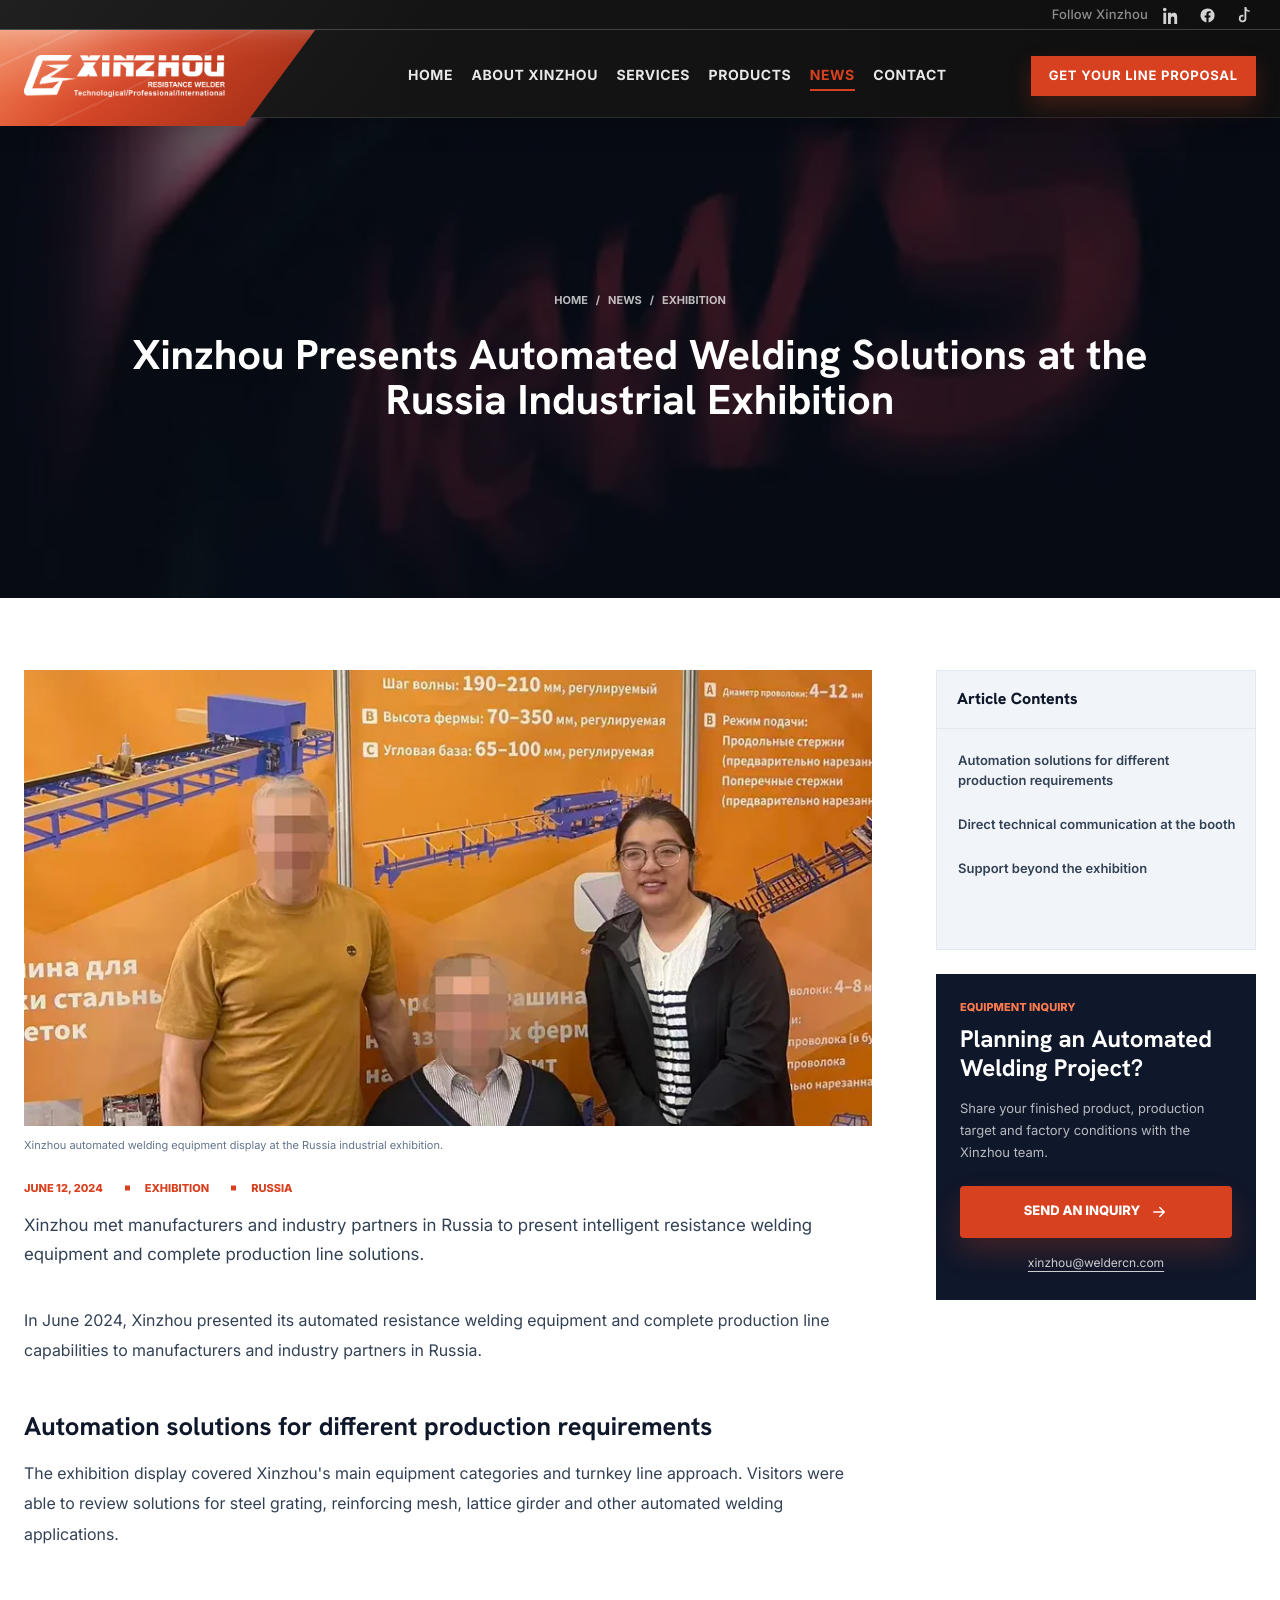
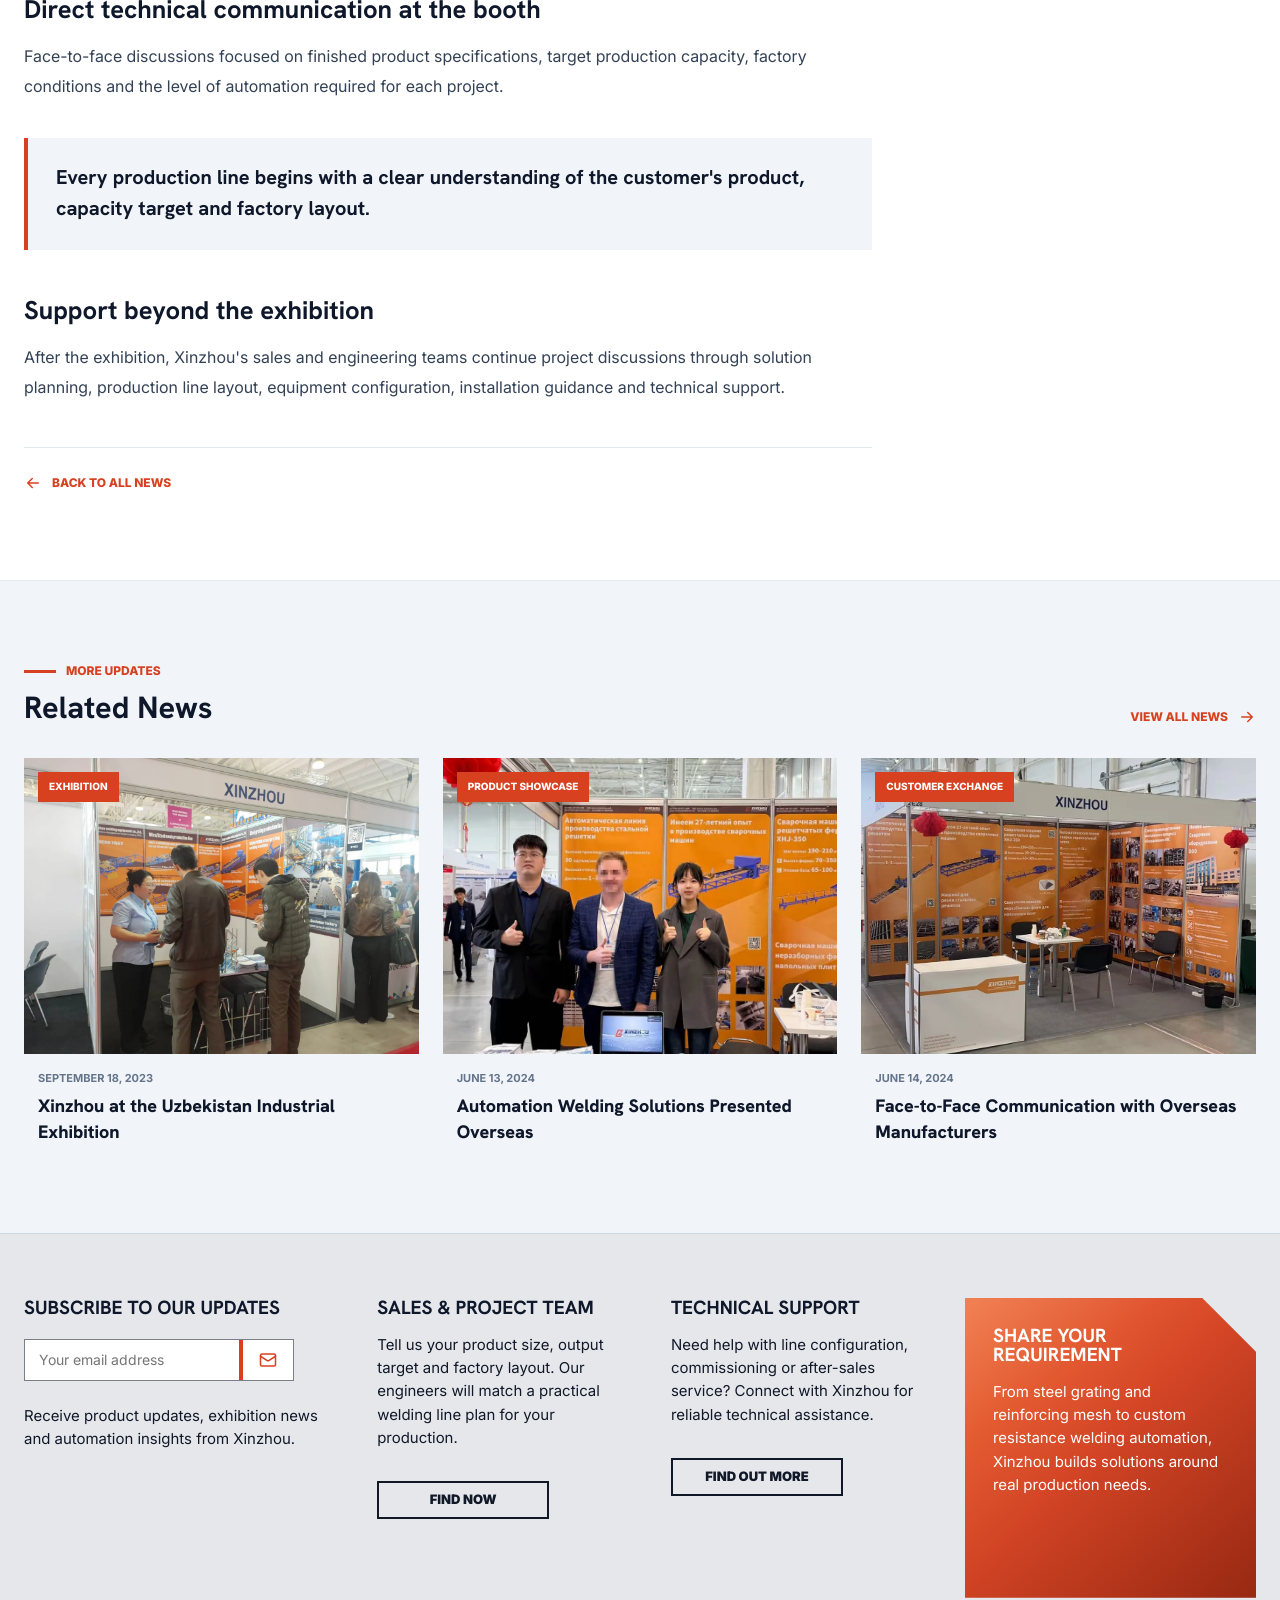
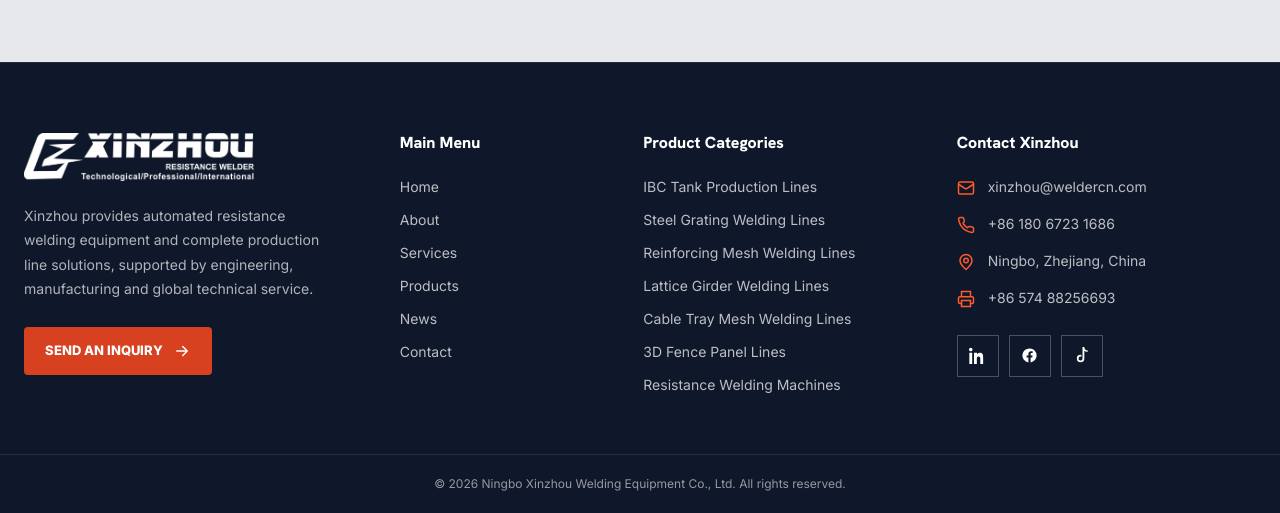
<file: news-detail.html>
<!DOCTYPE html>
<html lang="en">
<head>
<meta charset="utf-8">
<meta name="viewport" content="width=device-width, initial-scale=1.0">
<title>Xinzhou at the Russia Industrial Exhibition | Xinzhou News</title>
<meta name="description" content="Xinzhou presented automated resistance welding equipment and complete production line solutions at the Russia industrial exhibition.">
<link rel="preconnect" href="https://fonts.googleapis.com">
<link rel="preconnect" href="https://fonts.gstatic.com" crossorigin>
<link href="https://fonts.googleapis.com/css2?family=Hanken+Grotesk:wght@700;800&amp;family=Inter:wght@400;500;600;700&amp;display=swap" rel="stylesheet">
<link href="./assets/css/global.css?v=20260804-2" rel="stylesheet">
<link href="./assets/css/news-detail.css?v=20260720-1" rel="stylesheet">
</head>
<body>
<section class="xz-topbar">
<div class="xz-topbar__inner">
<span class="xz-topbar__label">Follow Xinzhou</span>
<a class="xz-topbar__social" href="https://www.linkedin.com/company/xinzhouwelding" target="_blank" rel="noreferrer" aria-label="Xinzhou on LinkedIn"><svg viewBox="0 0 24 24" aria-hidden="true"><path d="M4.98 3.5C4.98 4.88 3.86 6 2.48 6S0 4.88 0 3.5 1.12 1 2.48 1s2.5 1.12 2.5 2.5ZM.5 8h4V24h-4V8Zm7 0h3.83v2.19h.05c.53-1.01 1.84-2.08 3.79-2.08 4.05 0 4.8 2.67 4.8 6.14V24h-4v-6.91c0-1.65-.03-3.76-2.29-3.76-2.29 0-2.64 1.79-2.64 3.64V24h-4V8Z"></path></svg></a>
<a class="xz-topbar__social" href="https://www.facebook.com/xinzhouwelder" target="_blank" rel="noreferrer" aria-label="Xinzhou on Facebook"><svg viewBox="0 0 24 24" aria-hidden="true"><path d="M22 12a10 10 0 1 0-11.56 9.88v-6.99H7.9V12h2.54V9.8c0-2.5 1.49-3.89 3.77-3.89 1.09 0 2.23.2 2.23.2v2.46h-1.26c-1.24 0-1.63.77-1.63 1.56V12h2.77l-.44 2.89h-2.33v6.99A10 10 0 0 0 22 12Z"></path></svg></a>
<a class="xz-topbar__social" href="https://www.tiktok.com/@xinzhouwelder" target="_blank" rel="noreferrer" aria-label="Xinzhou on TikTok"><svg viewBox="0 0 24 24" aria-hidden="true"><path d="M19.59 6.69A4.83 4.83 0 0 1 16 5.13V16.3a5.3 5.3 0 1 1-5.3-5.3c.4 0 .79.04 1.17.13v2.73a2.73 2.73 0 1 0 1.56 2.47V0h2.61a4.83 4.83 0 0 0 4.84 4.84v1.85c-.45 0-.88-.04-1.29-.1Z"></path></svg></a>
</div>
</section>

<nav class="xz-header">
<div class="xz-header__inner">
<a class="xz-header__brand" href="./index.html"><img src="./src/media/xinzhou-logo.webp" alt="Xinzhou Automation"></a>
<div class="xz-header__nav">
<a href="./index.html">Home</a>
<a href="./about.html">About Xinzhou</a>
<a href="./services.html">Services</a>
<a href="./products.html">Products</a>
<a class="is-active" href="./news.html" aria-current="page">News</a>
<a href="./contact.html">Contact</a>
</div>
<div class="xz-header__actions"><a class="xz-header__cta" href="./contact.html#inquiry">Get Your Line Proposal</a></div>
<div class="xz-header__mobile"><button class="xz-header__mobile-btn" type="button" aria-label="Open menu" aria-expanded="false" data-mobile-menu-toggle><svg viewBox="0 0 24 24" fill="none" aria-hidden="true"><path d="M4 7H20" stroke="currentColor" stroke-width="2" stroke-linecap="round"></path><path d="M4 12H20" stroke="currentColor" stroke-width="2" stroke-linecap="round"></path><path d="M4 17H20" stroke="currentColor" stroke-width="2" stroke-linecap="round"></path></svg></button></div>
</div>
</nav>

<div class="xz-mobile-drawer" data-mobile-menu>
<div class="xz-mobile-drawer__inner">
<a href="./index.html">Home</a>
<a href="./about.html">About Xinzhou</a>
<a href="./services.html">Services</a>
<a href="./products.html">Products</a>
<a href="./news.html">News</a>
<a href="./contact.html">Contact</a>
</div>
</div>

<main class="news-detail-main" data-template="single-news">
<section class="article-hero" aria-labelledby="article-title">
<img class="article-hero__image" src="./assets/images/news/news-detail-hero.webp" alt="Xinzhou news and company updates">
<div class="article-hero__overlay"></div>
<div class="xz-container article-hero__content">
<nav class="article-breadcrumb" aria-label="Breadcrumb"><a href="./index.html">Home</a><span>/</span><a href="./news.html">News</a><span>/</span><span data-article-category>Exhibition</span></nav>
<h1 id="article-title" data-article-title>Xinzhou Presents Automated Welding Solutions at the Russia Industrial Exhibition</h1>
</div>
</section>

<div class="xz-container article-layout">
<article class="article-main-column">
<figure class="article-cover" data-field="article_cover">
<img src="./assets/images/news/russia-exhibition-booth.webp" alt="Xinzhou booth at the Russia industrial exhibition" data-article-image>
<figcaption data-article-caption>Xinzhou automated welding equipment display at the Russia industrial exhibition.</figcaption>
</figure>

<div class="article-meta"><time datetime="2024-06-12" data-article-date>June 12, 2024</time><span data-article-category>Exhibition</span><span data-article-location>Russia</span></div>
<p class="article-lead" data-article-excerpt>Xinzhou met manufacturers and industry partners in Russia to present intelligent resistance welding equipment and complete production line solutions.</p>

<div class="article-content" data-article-body data-field="article_content">
<p>In June 2024, Xinzhou presented its automated resistance welding equipment and complete production line capabilities to manufacturers and industry partners in Russia.</p>
<h2 id="automation-solutions-for-different-production-requirements">Automation solutions for different production requirements</h2>
<p>The exhibition display covered Xinzhou's main equipment categories and turnkey line approach. Visitors were able to review solutions for steel grating, reinforcing mesh, lattice girder and other automated welding applications.</p>
<h2 id="direct-technical-communication-at-the-booth">Direct technical communication at the booth</h2>
<p>Face-to-face discussions focused on finished product specifications, target production capacity, factory conditions and the level of automation required for each project.</p>
<blockquote>Every production line begins with a clear understanding of the customer's product, capacity target and factory layout.</blockquote>
<h2 id="support-beyond-the-exhibition">Support beyond the exhibition</h2>
<p>After the exhibition, Xinzhou's sales and engineering teams continue project discussions through solution planning, production line layout, equipment configuration, installation guidance and technical support.</p>
</div>

<div class="article-back"><a href="./news.html"><svg viewBox="0 0 24 24" fill="none" aria-hidden="true"><path d="M19 12H5M11 18l-6-6 6-6" stroke="currentColor" stroke-width="2" stroke-linecap="round" stroke-linejoin="round"></path></svg>Back to All News</a></div>
</article>

<aside class="article-sidebar">
<nav class="article-outline" aria-label="Article outline">
<p>Article Contents</p>
<ol data-article-outline>
<li><a href="#automation-solutions-for-different-production-requirements">Automation solutions for different production requirements</a></li>
<li><a href="#direct-technical-communication-at-the-booth">Direct technical communication at the booth</a></li>
<li><a href="#support-beyond-the-exhibition">Support beyond the exhibition</a></li>
</ol>
</nav>

<div class="article-inquiry">
<p class="article-inquiry__label">Equipment Inquiry</p>
<h2>Planning an Automated Welding Project?</h2>
<p>Share your finished product, production target and factory conditions with the Xinzhou team.</p>
<a class="xz-button xz-button--primary" href="./contact.html#inquiry" data-inquiry-open>Send an Inquiry<svg viewBox="0 0 24 24" fill="none" aria-hidden="true"><path d="M5 12h14M13 6l6 6-6 6" stroke="currentColor" stroke-width="2" stroke-linecap="round" stroke-linejoin="round"></path></svg></a>
<a class="article-inquiry__email" href="mailto:xinzhou@weldercn.com">xinzhou@weldercn.com</a>
</div>
</aside>
</div>

<section class="related-news" aria-labelledby="related-news-title" data-field="related_news">
<div class="xz-container">
<div class="related-news__head"><div><p class="article-eyebrow">More Updates</p><h2 id="related-news-title">Related News</h2></div><a href="./news.html">View All News<svg viewBox="0 0 24 24" fill="none" aria-hidden="true"><path d="M5 12h14M13 6l6 6-6 6" stroke="currentColor" stroke-width="2" stroke-linecap="round" stroke-linejoin="round"></path></svg></a></div>
<div class="related-news__grid">
<article><a href="./news-detail.html?article=uzbekistan-exhibition"><figure><img src="./assets/images/news/uzbekistan-exhibition.webp" alt="Xinzhou at the Uzbekistan industrial exhibition"><span>Exhibition</span></figure><time datetime="2023-09-18">September 18, 2023</time><h3>Xinzhou at the Uzbekistan Industrial Exhibition</h3></a></article>
<article><a href="./news-detail.html?article=russia-automation"><figure><img src="./assets/images/news/russia-automation-showcase.webp" alt="Xinzhou automation solutions display in Russia"><span>Product Showcase</span></figure><time datetime="2024-06-13">June 13, 2024</time><h3>Automation Welding Solutions Presented Overseas</h3></a></article>
<article><a href="./news-detail.html?article=russia-visitors"><figure><img src="./assets/images/news/russia-industry-visitors.webp" alt="Visitors at the Xinzhou exhibition booth"><span>Customer Exchange</span></figure><time datetime="2024-06-14">June 14, 2024</time><h3>Face-to-Face Communication with Overseas Manufacturers</h3></a></article>
</div>
</div>
</section>
</main>

<footer class="inquiry-strip-section">
<div class="inquiry-strip-container">
<div class="inquiry-strip-grid">
<div class="inquiry-strip-card inquiry-strip-card--subscribe">
<h2 class="inquiry-strip-title">Subscribe to Our Updates</h2>
<form class="inquiry-strip-form" action="#" aria-label="Subscribe to Xinzhou updates" data-subscribe-form>
<input type="email" name="email" placeholder="Your email address" aria-label="Your email address" required>
<button type="submit" aria-label="Subscribe"><svg viewBox="0 0 24 24" fill="none" aria-hidden="true"><rect width="20" height="16" x="2" y="4" rx="2" stroke="currentColor" stroke-width="2"></rect><path d="m22 7-8.97 5.7a1.94 1.94 0 0 1-2.06 0L2 7" stroke="currentColor" stroke-width="2" stroke-linecap="round" stroke-linejoin="round"></path></svg></button>
</form>
<p>Receive product updates, exhibition news and automation insights from Xinzhou.</p>
</div>
<div class="inquiry-strip-card">
<h2 class="inquiry-strip-title">Sales &amp; Project Team</h2>
<p>Tell us your product size, output target and factory layout. Our engineers will match a practical welding line plan for your production.</p>
<a class="inquiry-strip-button" href="./contact.html#inquiry" data-inquiry-open>Find Now</a>
</div>
<div class="inquiry-strip-card">
<h2 class="inquiry-strip-title">Technical Support</h2>
<p>Need help with line configuration, commissioning or after-sales service? Connect with Xinzhou for reliable technical assistance.</p>
<a class="inquiry-strip-button" href="./services.html">Find Out More</a>
</div>
<div class="inquiry-strip-card inquiry-strip-card--highlight">
<h2 class="inquiry-strip-title">Share Your Requirement</h2>
<p>From steel grating and reinforcing mesh to custom resistance welding automation, Xinzhou builds solutions around real production needs.</p>
</div>
</div>
</div>
</footer>

<script src="./assets/js/global.js?v=20260720-1"></script>
<script src="./assets/js/news-detail.js?v=20260802-1"></script>
</body>
</html>
</file>
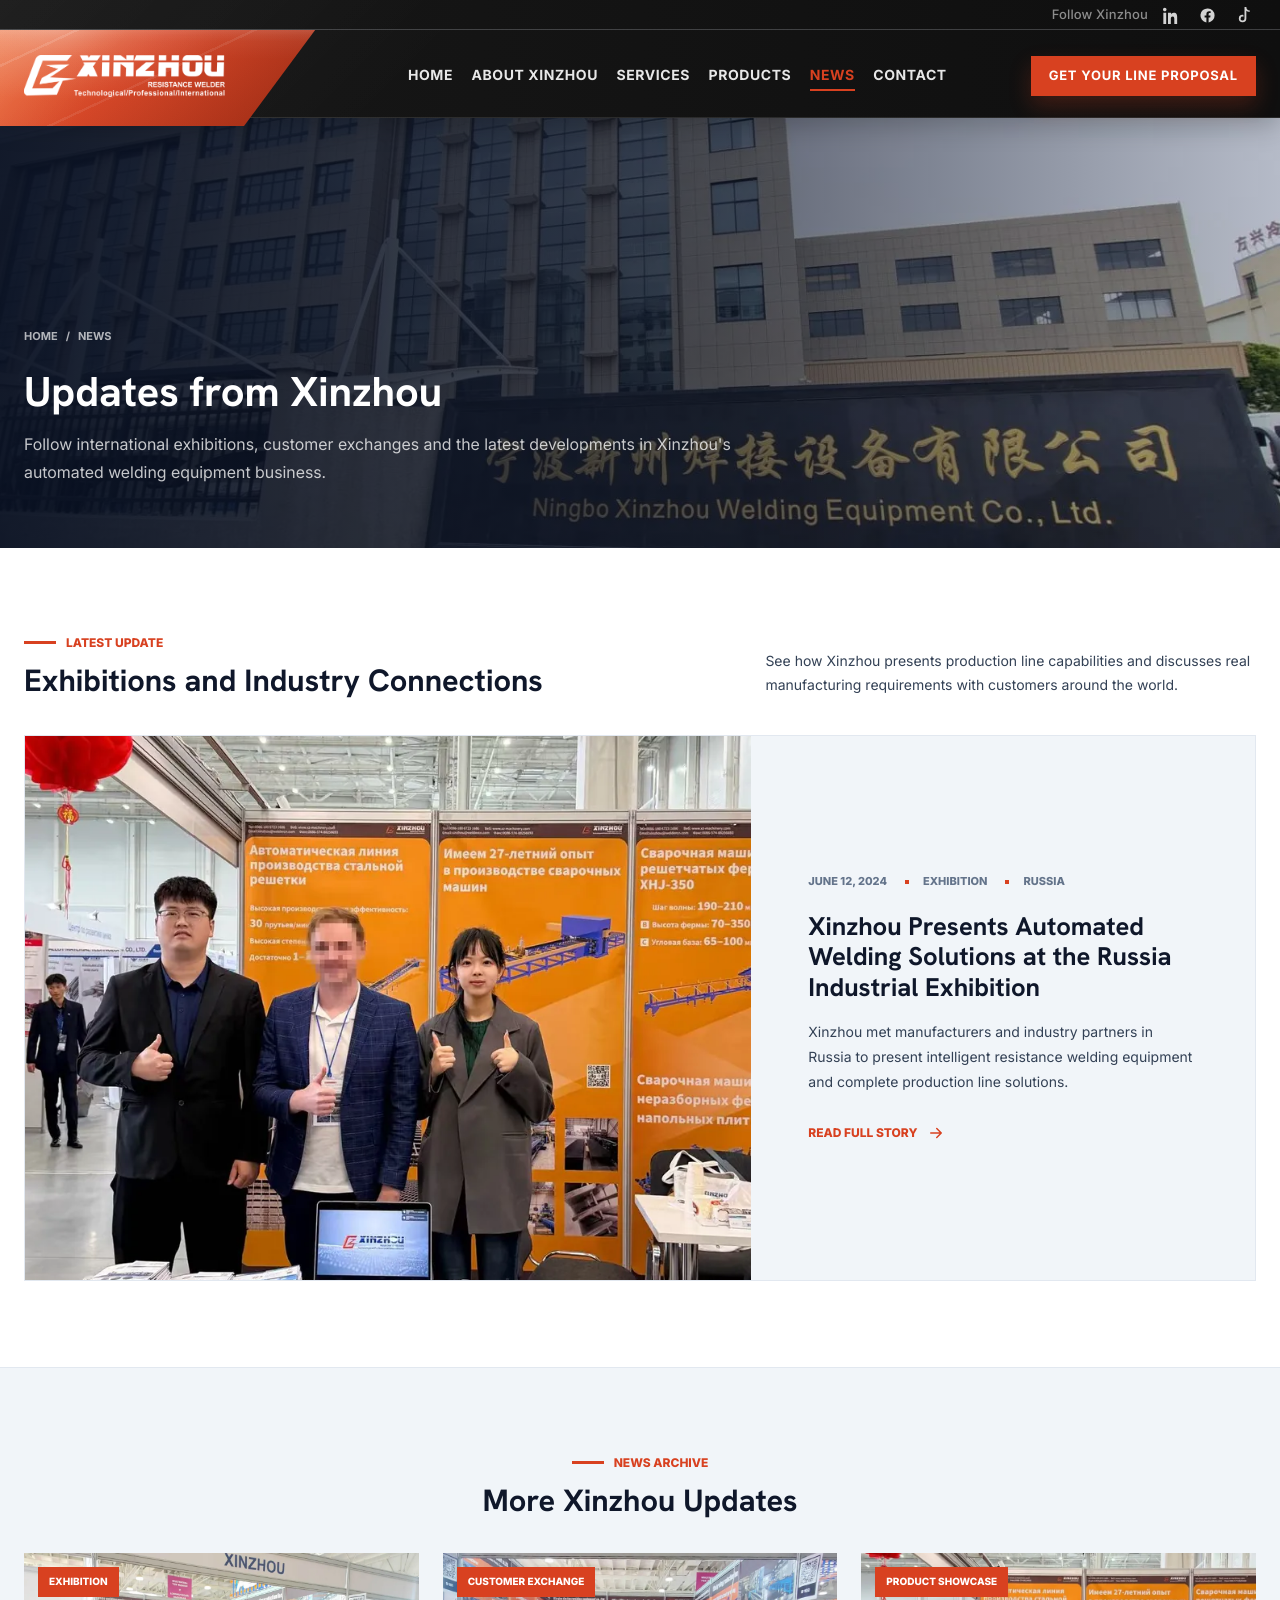
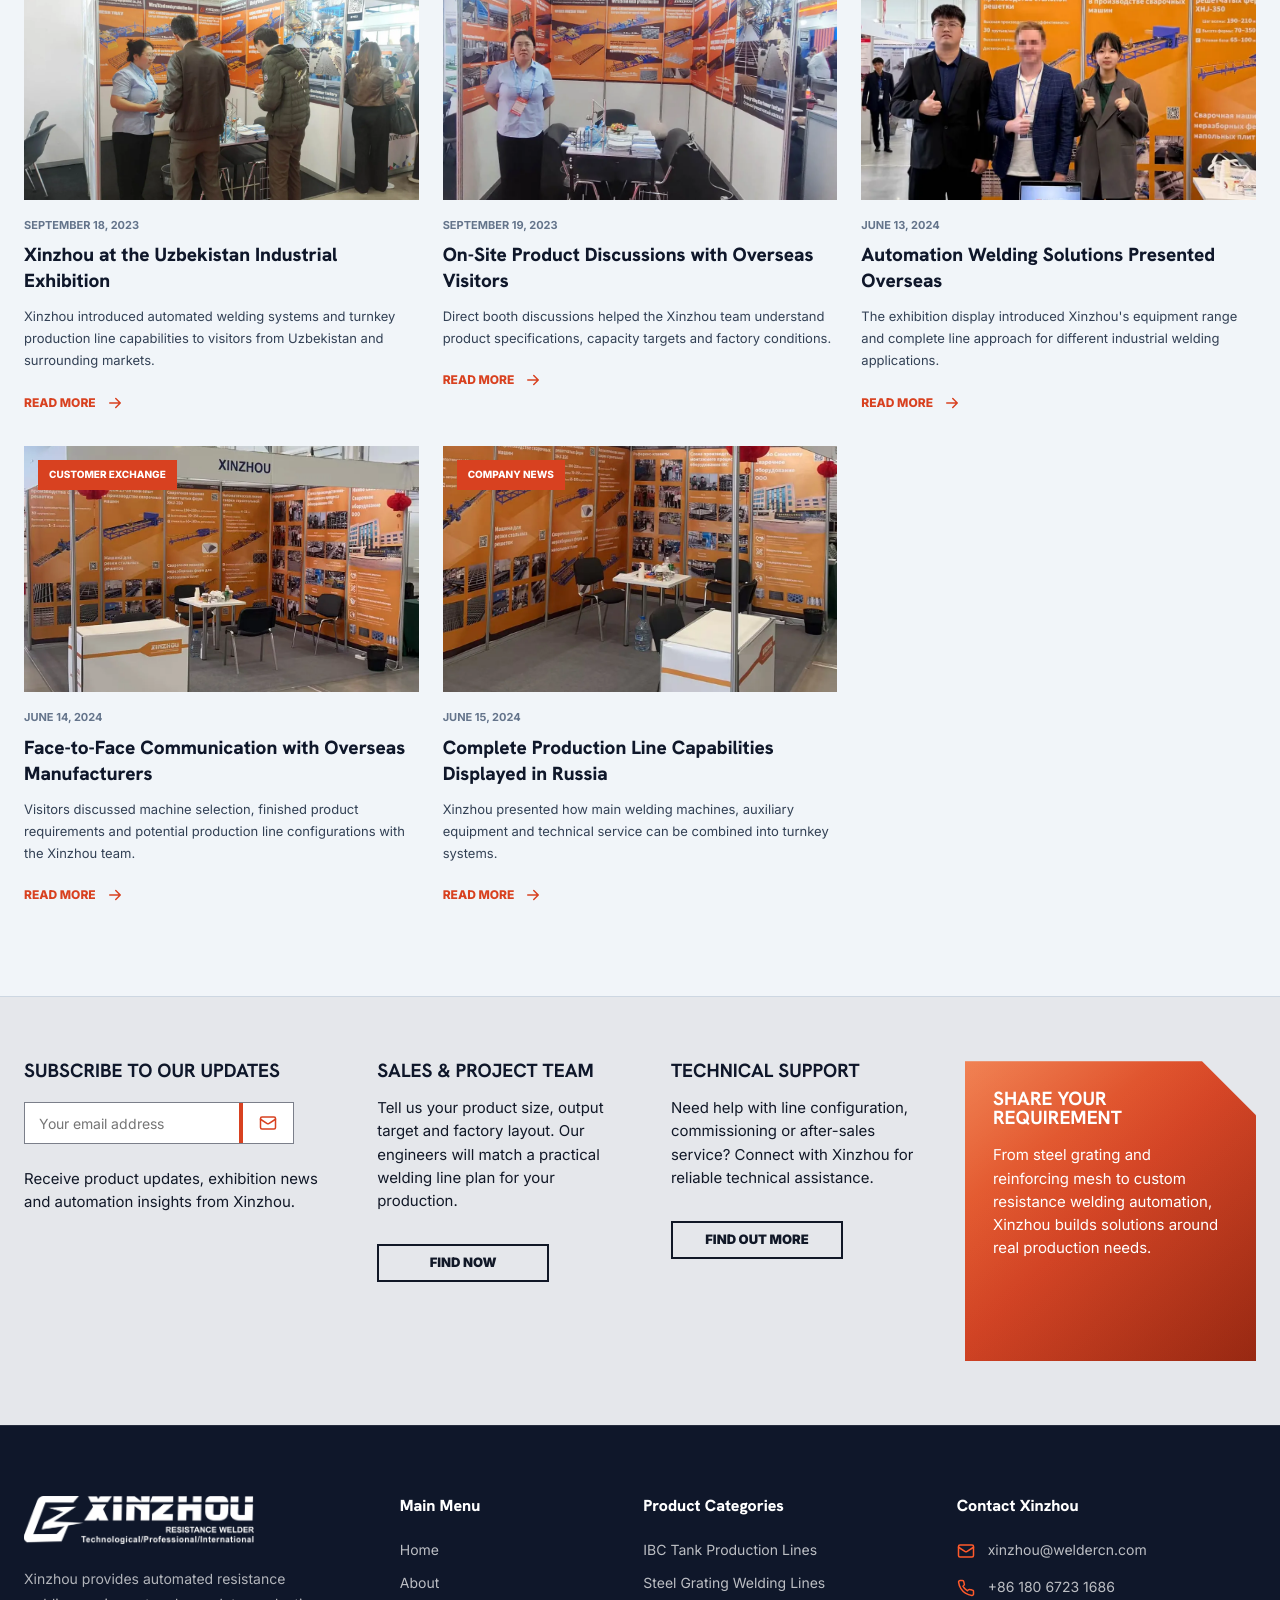
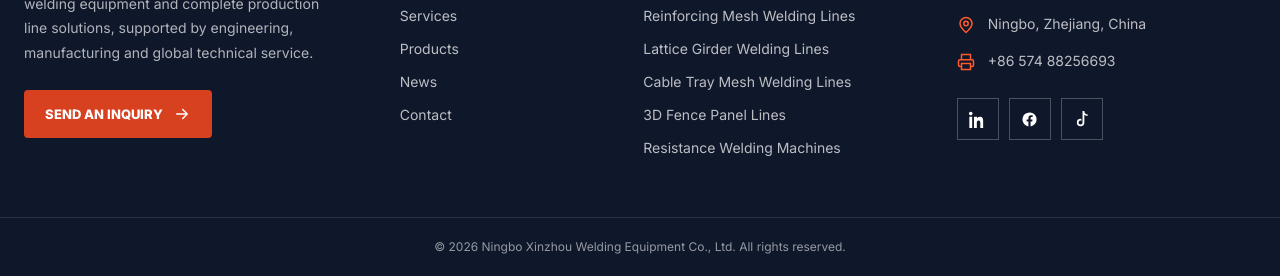
<file: news.html>
<!DOCTYPE html>
<html lang="en">
<head>
<meta charset="utf-8">
<meta name="viewport" content="width=device-width, initial-scale=1.0">
<title>News &amp; Exhibitions | Xinzhou Welding Equipment</title>
<meta name="description" content="Follow Xinzhou exhibition updates, customer exchanges and automated welding equipment news from international markets.">
<link rel="preconnect" href="https://fonts.googleapis.com">
<link rel="preconnect" href="https://fonts.gstatic.com" crossorigin>
<link href="https://fonts.googleapis.com/css2?family=Hanken+Grotesk:wght@700;800&amp;family=Inter:wght@400;500;600;700&amp;display=swap" rel="stylesheet">
<link href="./assets/css/global.css?v=20260804-2" rel="stylesheet">
<link href="./assets/css/news.css?v=20260720-1" rel="stylesheet">
</head>
<body>
<section class="xz-topbar">
<div class="xz-topbar__inner">
<span class="xz-topbar__label">Follow Xinzhou</span>
<a class="xz-topbar__social" href="https://www.linkedin.com/company/xinzhouwelding" target="_blank" rel="noreferrer" aria-label="Xinzhou on LinkedIn"><svg viewBox="0 0 24 24" aria-hidden="true"><path d="M4.98 3.5C4.98 4.88 3.86 6 2.48 6S0 4.88 0 3.5 1.12 1 2.48 1s2.5 1.12 2.5 2.5ZM.5 8h4V24h-4V8Zm7 0h3.83v2.19h.05c.53-1.01 1.84-2.08 3.79-2.08 4.05 0 4.8 2.67 4.8 6.14V24h-4v-6.91c0-1.65-.03-3.76-2.29-3.76-2.29 0-2.64 1.79-2.64 3.64V24h-4V8Z"></path></svg></a>
<a class="xz-topbar__social" href="https://www.facebook.com/xinzhouwelder" target="_blank" rel="noreferrer" aria-label="Xinzhou on Facebook"><svg viewBox="0 0 24 24" aria-hidden="true"><path d="M22 12a10 10 0 1 0-11.56 9.88v-6.99H7.9V12h2.54V9.8c0-2.5 1.49-3.89 3.77-3.89 1.09 0 2.23.2 2.23.2v2.46h-1.26c-1.24 0-1.63.77-1.63 1.56V12h2.77l-.44 2.89h-2.33v6.99A10 10 0 0 0 22 12Z"></path></svg></a>
<a class="xz-topbar__social" href="https://www.tiktok.com/@xinzhouwelder" target="_blank" rel="noreferrer" aria-label="Xinzhou on TikTok"><svg viewBox="0 0 24 24" aria-hidden="true"><path d="M19.59 6.69A4.83 4.83 0 0 1 16 5.13V16.3a5.3 5.3 0 1 1-5.3-5.3c.4 0 .79.04 1.17.13v2.73a2.73 2.73 0 1 0 1.56 2.47V0h2.61a4.83 4.83 0 0 0 4.84 4.84v1.85c-.45 0-.88-.04-1.29-.1Z"></path></svg></a>
</div>
</section>

<nav class="xz-header">
<div class="xz-header__inner">
<a class="xz-header__brand" href="./index.html"><img src="./src/media/xinzhou-logo.webp" alt="Xinzhou Automation"></a>
<div class="xz-header__nav">
<a href="./index.html">Home</a>
<a href="./about.html">About Xinzhou</a>
<a href="./services.html">Services</a>
<a href="./products.html">Products</a>
<a class="is-active" href="./news.html" aria-current="page">News</a>
<a href="./contact.html">Contact</a>
</div>
<div class="xz-header__actions"><a class="xz-header__cta" href="./contact.html#inquiry">Get Your Line Proposal</a></div>
<div class="xz-header__mobile"><button class="xz-header__mobile-btn" type="button" aria-label="Open menu" aria-expanded="false" data-mobile-menu-toggle><svg viewBox="0 0 24 24" fill="none" aria-hidden="true"><path d="M4 7H20" stroke="currentColor" stroke-width="2" stroke-linecap="round"></path><path d="M4 12H20" stroke="currentColor" stroke-width="2" stroke-linecap="round"></path><path d="M4 17H20" stroke="currentColor" stroke-width="2" stroke-linecap="round"></path></svg></button></div>
</div>
</nav>

<div class="xz-mobile-drawer" data-mobile-menu>
<div class="xz-mobile-drawer__inner">
<a href="./index.html">Home</a>
<a href="./about.html">About Xinzhou</a>
<a href="./services.html">Services</a>
<a href="./products.html">Products</a>
<a href="./news.html">News</a>
<a href="./contact.html">Contact</a>
</div>
</div>

<main class="news-main" data-template="news-archive">
<section class="news-hero" aria-labelledby="news-page-title">
<img class="news-hero__image" src="./assets/images/news/news-hero-factory.webp" alt="Xinzhou company and manufacturing environment">
<div class="news-hero__overlay"></div>
<div class="xz-container news-hero__content">
<nav class="news-breadcrumb" aria-label="Breadcrumb"><a href="./index.html">Home</a><span>/</span><span>News</span></nav>
<h1 id="news-page-title">Updates from Xinzhou</h1>
<p>Follow international exhibitions, customer exchanges and the latest developments in Xinzhou's automated welding equipment business.</p>
</div>
</section>

<section class="news-latest" aria-labelledby="latest-news-title">
<div class="xz-container">
<div class="news-section-head">
<div><p class="news-eyebrow">Latest Update</p><h2 id="latest-news-title">Exhibitions and Industry Connections</h2></div>
<p>See how Xinzhou presents production line capabilities and discusses real manufacturing requirements with customers around the world.</p>
</div>

<article class="news-featured" data-field="featured_article">
<a class="news-featured__media" href="./news-detail.html?article=russia-exhibition"><img src="./assets/images/news/russia-automation-showcase.webp" alt="Xinzhou automated welding production line display in Russia"></a>
<div class="news-featured__copy">
<div class="news-meta"><time datetime="2024-06-12">June 12, 2024</time><span>Exhibition</span><span>Russia</span></div>
<h2><a href="./news-detail.html?article=russia-exhibition">Xinzhou Presents Automated Welding Solutions at the Russia Industrial Exhibition</a></h2>
<p>Xinzhou met manufacturers and industry partners in Russia to present intelligent resistance welding equipment and complete production line solutions.</p>
<a class="news-read-link" href="./news-detail.html?article=russia-exhibition">Read Full Story<svg viewBox="0 0 24 24" fill="none" aria-hidden="true"><path d="M5 12h14M13 6l6 6-6 6" stroke="currentColor" stroke-width="2" stroke-linecap="round" stroke-linejoin="round"></path></svg></a>
</div>
</article>
</div>
</section>

<section class="news-archive" aria-labelledby="news-archive-title">
<div class="xz-container">
<div class="news-archive__head"><p class="news-eyebrow">News Archive</p><h2 id="news-archive-title">More Xinzhou Updates</h2></div>
<div class="news-archive__grid" data-field="news_posts">
<article class="news-card">
<a class="news-card__media" href="./news-detail.html?article=uzbekistan-exhibition"><img src="./assets/images/news/uzbekistan-exhibition.webp" alt="Xinzhou booth at the Uzbekistan industrial exhibition"><span>Exhibition</span></a>
<div class="news-card__body"><time datetime="2023-09-18">September 18, 2023</time><h3><a href="./news-detail.html?article=uzbekistan-exhibition">Xinzhou at the Uzbekistan Industrial Exhibition</a></h3><p>Xinzhou introduced automated welding systems and turnkey production line capabilities to visitors from Uzbekistan and surrounding markets.</p><a class="news-read-link" href="./news-detail.html?article=uzbekistan-exhibition">Read More<svg viewBox="0 0 24 24" fill="none" aria-hidden="true"><path d="M5 12h14M13 6l6 6-6 6" stroke="currentColor" stroke-width="2" stroke-linecap="round" stroke-linejoin="round"></path></svg></a></div>
</article>

<article class="news-card">
<a class="news-card__media" href="./news-detail.html?article=uzbekistan-discussion"><img src="./assets/images/news/uzbekistan-customer-meeting.webp" alt="Xinzhou team discussing equipment with overseas visitors"><span>Customer Exchange</span></a>
<div class="news-card__body"><time datetime="2023-09-19">September 19, 2023</time><h3><a href="./news-detail.html?article=uzbekistan-discussion">On-Site Product Discussions with Overseas Visitors</a></h3><p>Direct booth discussions helped the Xinzhou team understand product specifications, capacity targets and factory conditions.</p><a class="news-read-link" href="./news-detail.html?article=uzbekistan-discussion">Read More<svg viewBox="0 0 24 24" fill="none" aria-hidden="true"><path d="M5 12h14M13 6l6 6-6 6" stroke="currentColor" stroke-width="2" stroke-linecap="round" stroke-linejoin="round"></path></svg></a></div>
</article>

<article class="news-card">
<a class="news-card__media" href="./news-detail.html?article=russia-automation"><img src="./assets/images/news/russia-automation-showcase.webp" alt="Xinzhou automated welding production line display in Russia"><span>Product Showcase</span></a>
<div class="news-card__body"><time datetime="2024-06-13">June 13, 2024</time><h3><a href="./news-detail.html?article=russia-automation">Automation Welding Solutions Presented Overseas</a></h3><p>The exhibition display introduced Xinzhou's equipment range and complete line approach for different industrial welding applications.</p><a class="news-read-link" href="./news-detail.html?article=russia-automation">Read More<svg viewBox="0 0 24 24" fill="none" aria-hidden="true"><path d="M5 12h14M13 6l6 6-6 6" stroke="currentColor" stroke-width="2" stroke-linecap="round" stroke-linejoin="round"></path></svg></a></div>
</article>

<article class="news-card">
<a class="news-card__media" href="./news-detail.html?article=russia-visitors"><img src="./assets/images/news/russia-industry-visitors.webp" alt="Visitors at the Xinzhou Russia exhibition booth"><span>Customer Exchange</span></a>
<div class="news-card__body"><time datetime="2024-06-14">June 14, 2024</time><h3><a href="./news-detail.html?article=russia-visitors">Face-to-Face Communication with Overseas Manufacturers</a></h3><p>Visitors discussed machine selection, finished product requirements and potential production line configurations with the Xinzhou team.</p><a class="news-read-link" href="./news-detail.html?article=russia-visitors">Read More<svg viewBox="0 0 24 24" fill="none" aria-hidden="true"><path d="M5 12h14M13 6l6 6-6 6" stroke="currentColor" stroke-width="2" stroke-linecap="round" stroke-linejoin="round"></path></svg></a></div>
</article>

<article class="news-card">
<a class="news-card__media" href="./news-detail.html?article=russia-line-capability"><img src="./assets/images/news/russia-customer-discussion.webp" alt="Xinzhou representatives speaking with an exhibition visitor"><span>Company News</span></a>
<div class="news-card__body"><time datetime="2024-06-15">June 15, 2024</time><h3><a href="./news-detail.html?article=russia-line-capability">Complete Production Line Capabilities Displayed in Russia</a></h3><p>Xinzhou presented how main welding machines, auxiliary equipment and technical service can be combined into turnkey systems.</p><a class="news-read-link" href="./news-detail.html?article=russia-line-capability">Read More<svg viewBox="0 0 24 24" fill="none" aria-hidden="true"><path d="M5 12h14M13 6l6 6-6 6" stroke="currentColor" stroke-width="2" stroke-linecap="round" stroke-linejoin="round"></path></svg></a></div>
</article>
</div>
</div>
</section>
</main>

<footer class="inquiry-strip-section">
<div class="inquiry-strip-container">
<div class="inquiry-strip-grid">
<div class="inquiry-strip-card inquiry-strip-card--subscribe">
<h2 class="inquiry-strip-title">Subscribe to Our Updates</h2>
<form class="inquiry-strip-form" action="#" aria-label="Subscribe to Xinzhou updates" data-subscribe-form>
<input type="email" name="email" placeholder="Your email address" aria-label="Your email address" required>
<button type="submit" aria-label="Subscribe"><svg viewBox="0 0 24 24" fill="none" aria-hidden="true"><rect width="20" height="16" x="2" y="4" rx="2" stroke="currentColor" stroke-width="2"></rect><path d="m22 7-8.97 5.7a1.94 1.94 0 0 1-2.06 0L2 7" stroke="currentColor" stroke-width="2" stroke-linecap="round" stroke-linejoin="round"></path></svg></button>
</form>
<p>Receive product updates, exhibition news and automation insights from Xinzhou.</p>
</div>
<div class="inquiry-strip-card">
<h2 class="inquiry-strip-title">Sales &amp; Project Team</h2>
<p>Tell us your product size, output target and factory layout. Our engineers will match a practical welding line plan for your production.</p>
<a class="inquiry-strip-button" href="./contact.html#inquiry" data-inquiry-open>Find Now</a>
</div>
<div class="inquiry-strip-card">
<h2 class="inquiry-strip-title">Technical Support</h2>
<p>Need help with line configuration, commissioning or after-sales service? Connect with Xinzhou for reliable technical assistance.</p>
<a class="inquiry-strip-button" href="./services.html">Find Out More</a>
</div>
<div class="inquiry-strip-card inquiry-strip-card--highlight">
<h2 class="inquiry-strip-title">Share Your Requirement</h2>
<p>From steel grating and reinforcing mesh to custom resistance welding automation, Xinzhou builds solutions around real production needs.</p>
</div>
</div>
</div>
</footer>

<script src="./assets/js/global.js?v=20260720-1"></script>
</body>
</html>
</file>
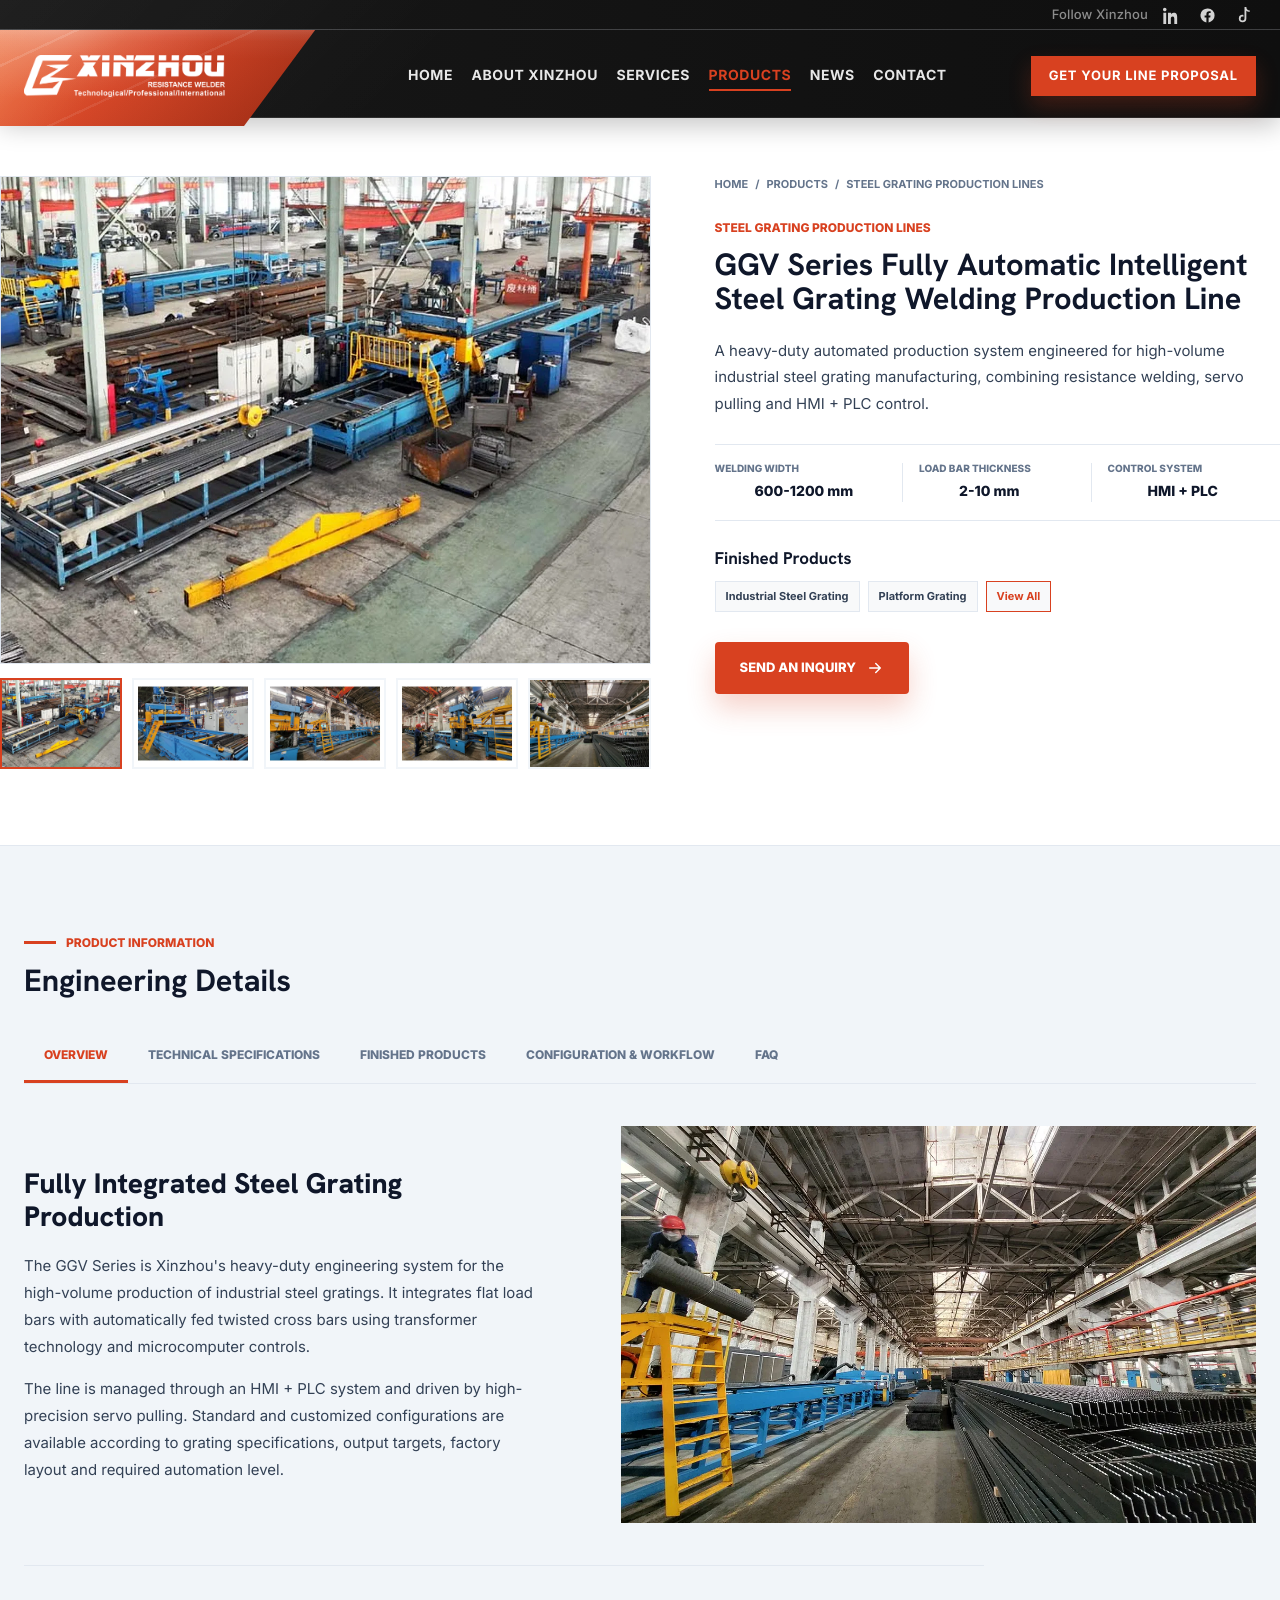
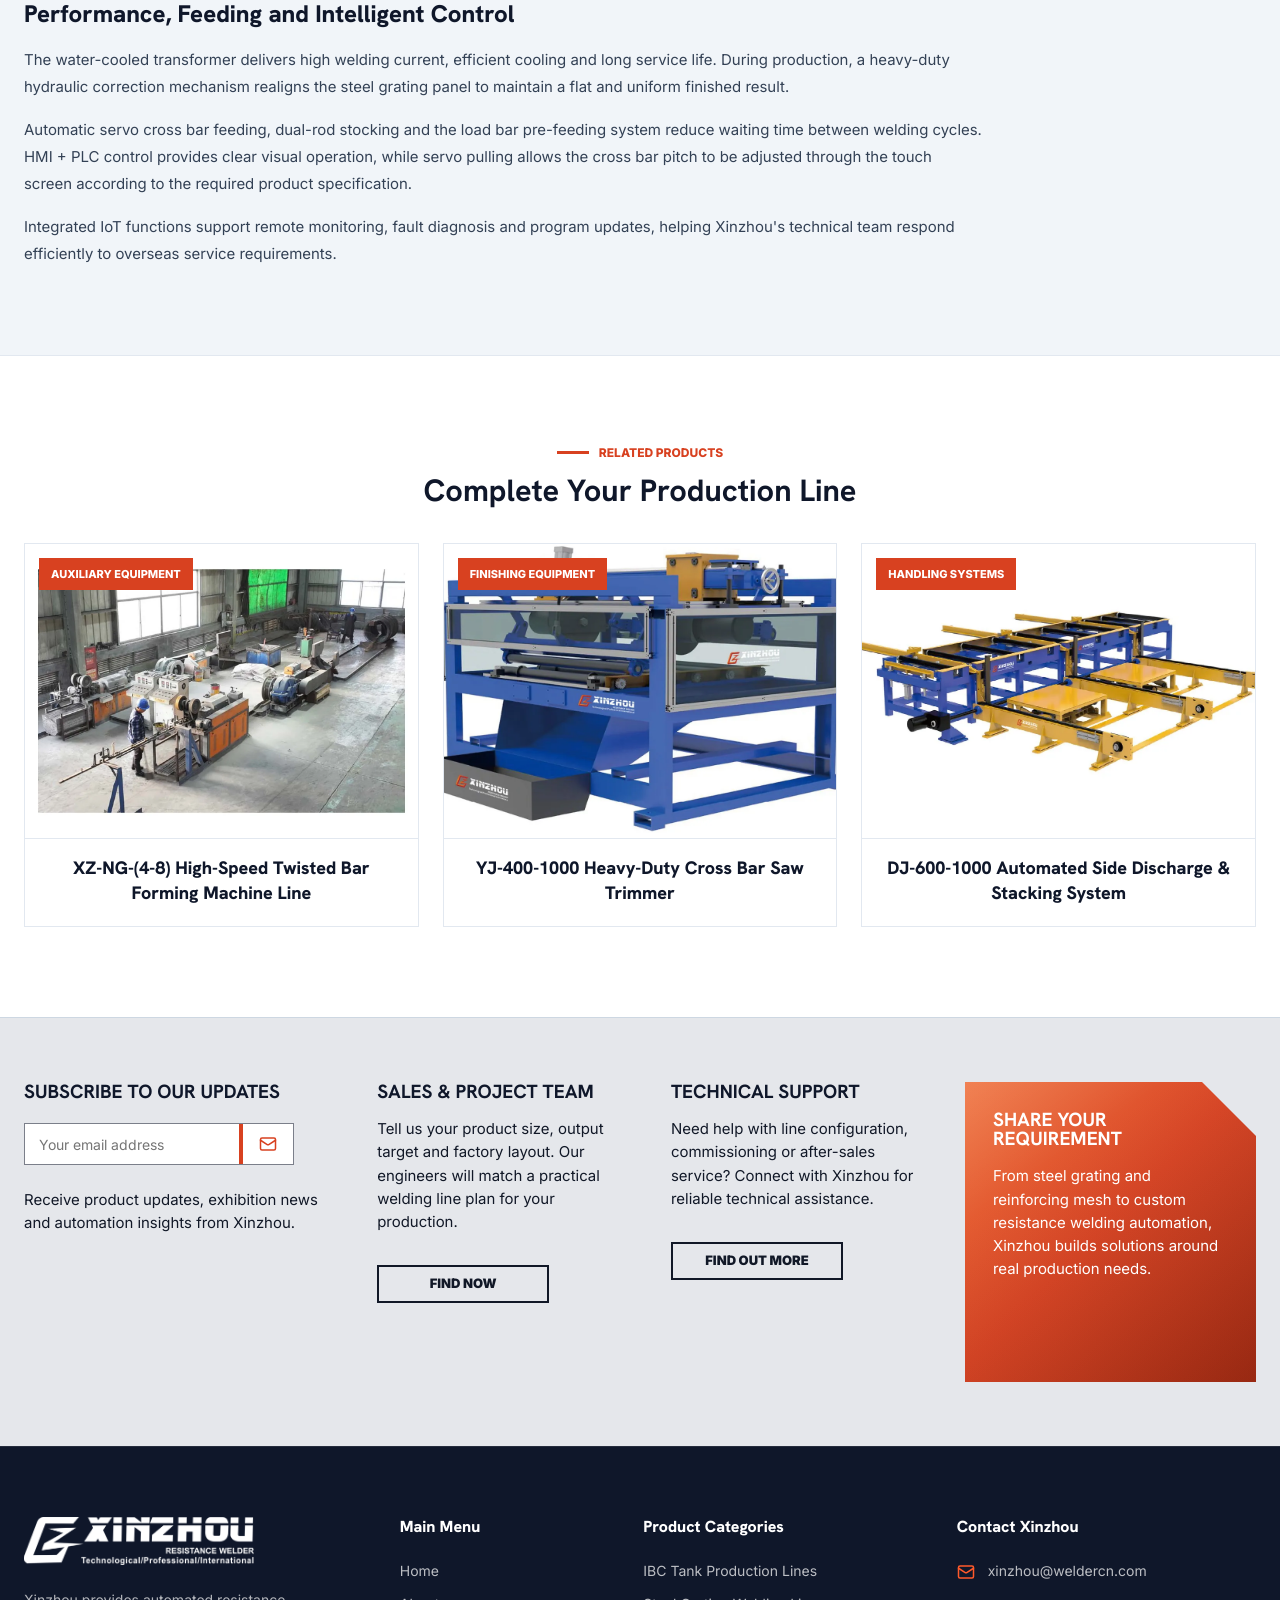
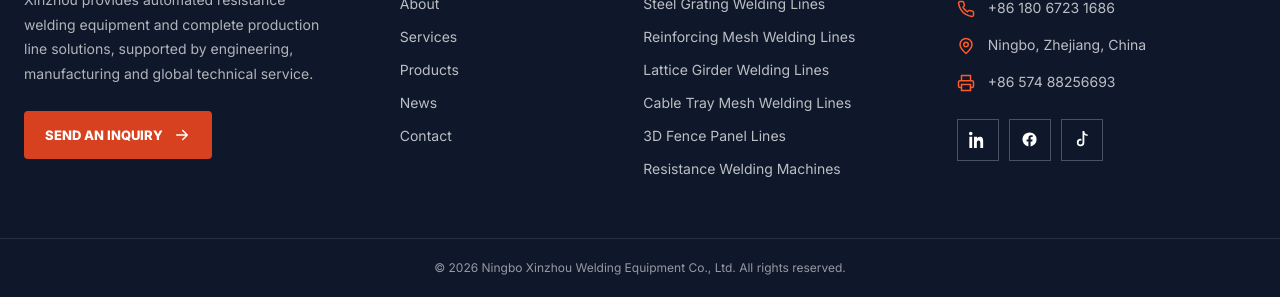
<file: product-detail.html>
<!DOCTYPE html>
<html lang="en">
<head>
<meta charset="utf-8">
<meta name="viewport" content="width=device-width, initial-scale=1.0">
<title>GGV Series Steel Grating Welding Production Line | Xinzhou</title>
<meta name="description" content="GGV Series fully automatic intelligent steel grating welding production line with HMI, PLC and servo-controlled production.">
<link rel="preconnect" href="https://fonts.googleapis.com">
<link rel="preconnect" href="https://fonts.gstatic.com" crossorigin>
<link href="https://fonts.googleapis.com/css2?family=Hanken+Grotesk:wght@700;800&amp;family=Inter:wght@400;500;600;700&amp;display=swap" rel="stylesheet">
<link href="./assets/css/global.css?v=20260804-2" rel="stylesheet">
<link href="./assets/css/product-detail.css?v=20260720-1" rel="stylesheet">
</head>
<body>
<section class="xz-topbar">
<div class="xz-topbar__inner">
<span class="xz-topbar__label">Follow Xinzhou</span>
<a class="xz-topbar__social" href="https://www.linkedin.com/company/xinzhouwelding" target="_blank" rel="noreferrer" aria-label="Xinzhou on LinkedIn"><svg viewBox="0 0 24 24" aria-hidden="true"><path d="M4.98 3.5C4.98 4.88 3.86 6 2.48 6S0 4.88 0 3.5 1.12 1 2.48 1s2.5 1.12 2.5 2.5ZM.5 8h4V24h-4V8Zm7 0h3.83v2.19h.05c.53-1.01 1.84-2.08 3.79-2.08 4.05 0 4.8 2.67 4.8 6.14V24h-4v-6.91c0-1.65-.03-3.76-2.29-3.76-2.29 0-2.64 1.79-2.64 3.64V24h-4V8Z"></path></svg></a>
<a class="xz-topbar__social" href="https://www.facebook.com/xinzhouwelder" target="_blank" rel="noreferrer" aria-label="Xinzhou on Facebook"><svg viewBox="0 0 24 24" aria-hidden="true"><path d="M22 12a10 10 0 1 0-11.56 9.88v-6.99H7.9V12h2.54V9.8c0-2.5 1.49-3.89 3.77-3.89 1.09 0 2.23.2 2.23.2v2.46h-1.26c-1.24 0-1.63.77-1.63 1.56V12h2.77l-.44 2.89h-2.33v6.99A10 10 0 0 0 22 12Z"></path></svg></a>
<a class="xz-topbar__social" href="https://www.tiktok.com/@xinzhouwelder" target="_blank" rel="noreferrer" aria-label="Xinzhou on TikTok"><svg viewBox="0 0 24 24" aria-hidden="true"><path d="M19.59 6.69A4.83 4.83 0 0 1 16 5.13V16.3a5.3 5.3 0 1 1-5.3-5.3c.4 0 .79.04 1.17.13v2.73a2.73 2.73 0 1 0 1.56 2.47V0h2.61a4.83 4.83 0 0 0 4.84 4.84v1.85c-.45 0-.88-.04-1.29-.1Z"></path></svg></a>
</div>
</section>

<nav class="xz-header">
<div class="xz-header__inner">
<a class="xz-header__brand" href="./index.html"><img src="./src/media/xinzhou-logo.webp" alt="Xinzhou Automation"></a>
<div class="xz-header__nav">
<a href="./index.html">Home</a>
<a href="./about.html">About Xinzhou</a>
<a href="./services.html">Services</a>
<a class="is-active" href="./products.html" aria-current="page">Products</a>
<a href="./news.html">News</a>
<a href="./contact.html">Contact</a>
</div>
<div class="xz-header__actions"><a class="xz-header__cta" href="./contact.html#inquiry">Get Your Line Proposal</a></div>
<div class="xz-header__mobile"><button class="xz-header__mobile-btn" type="button" aria-label="Open menu" aria-expanded="false" data-mobile-menu-toggle><svg viewBox="0 0 24 24" fill="none" aria-hidden="true"><path d="M4 7H20" stroke="currentColor" stroke-width="2" stroke-linecap="round"></path><path d="M4 12H20" stroke="currentColor" stroke-width="2" stroke-linecap="round"></path><path d="M4 17H20" stroke="currentColor" stroke-width="2" stroke-linecap="round"></path></svg></button></div>
</div>
</nav>

<div class="xz-mobile-drawer" data-mobile-menu>
<div class="xz-mobile-drawer__inner">
<a href="./index.html">Home</a>
<a href="./about.html">About Xinzhou</a>
<a href="./services.html">Services</a>
<a href="./products.html">Products</a>
<a href="./news.html">News</a>
<a href="./contact.html">Contact</a>
</div>
</div>

<main class="product-detail-main" data-template="single-product">
<section class="product-detail-hero" aria-labelledby="product-title">
<div class="xz-container product-detail-hero__grid">
<div class="product-gallery" data-product-gallery data-field="product_gallery">
<figure class="product-gallery__main">
<img src="./assets/images/products/steel-grating/ggv-production-line.webp" alt="GGV fully automatic steel grating welding production line" data-main-product-image>
</figure>
<div class="product-gallery__thumbs" aria-label="Product gallery thumbnails">
<button class="is-active" type="button" aria-label="Show complete production line" aria-pressed="true" data-gallery-thumb data-full-src="./assets/images/products/steel-grating/ggv-production-line.webp" data-alt="GGV fully automatic steel grating welding production line"><img src="./assets/images/products/steel-grating/ggv-production-line.webp" alt=""></button>
<button type="button" aria-label="Show main welding machine" aria-pressed="false" data-gallery-thumb data-full-src="./assets/images/products/steel-grating/ggv-main-machine.webp" data-alt="GGV steel grating main resistance welding machine"><img src="./assets/images/products/steel-grating/ggv-main-machine.webp" alt=""></button>
<button type="button" aria-label="Show machine side view" aria-pressed="false" data-gallery-thumb data-full-src="./assets/images/products/steel-grating/ggv-machine-side.webp" data-alt="Side view of GGV steel grating welding machine"><img src="./assets/images/products/steel-grating/ggv-machine-side.webp" alt=""></button>
<button type="button" aria-label="Show machine front view" aria-pressed="false" data-gallery-thumb data-full-src="./assets/images/products/steel-grating/ggv-machine-front.webp" data-alt="Front view of GGV steel grating welding machine"><img src="./assets/images/products/steel-grating/ggv-machine-front.webp" alt=""></button>
<button type="button" aria-label="Show installed workshop line" aria-pressed="false" data-gallery-thumb data-full-src="./assets/images/products/steel-grating/ggv-machine-workshop.webp" data-alt="GGV steel grating production line installed in a workshop"><img src="./assets/images/products/steel-grating/ggv-machine-workshop.webp" alt=""></button>
</div>
</div>

<div class="product-summary">
<nav class="product-breadcrumb" aria-label="Breadcrumb" data-field="product_breadcrumb">
<a href="./index.html">Home</a><span>/</span><a href="./products.html">Products</a><span>/</span><a href="./products.html?category=steel-grating">Steel Grating Production Lines</a>
</nav>
<p class="product-summary__category" data-field="product_category">Steel Grating Production Lines</p>
<h1 id="product-title" data-field="product_name">GGV Series Fully Automatic Intelligent Steel Grating Welding Production Line</h1>
<p class="product-summary__description" data-field="product_short_description">A heavy-duty automated production system engineered for high-volume industrial steel grating manufacturing, combining resistance welding, servo pulling and HMI + PLC control.</p>

<dl class="product-summary__facts" data-field="product_key_parameters">
<div><dt>Welding Width</dt><dd>600-1200 mm</dd></div>
<div><dt>Load Bar Thickness</dt><dd>2-10 mm</dd></div>
<div><dt>Control System</dt><dd>HMI + PLC</dd></div>
</dl>

<div class="product-summary__block product-summary__applications" data-field="product_finished_products_summary">
<h2>Finished Products</h2>
<div><span>Industrial Steel Grating</span><span>Platform Grating</span><a href="#tab-finished-products" data-open-product-tab="finished-products">View All</a></div>
</div>

<div class="product-summary__actions">
<a class="xz-button xz-button--primary" href="mailto:xinzhou@weldercn.com?subject=GGV%20Series%20Line%20Inquiry" data-field="product_inquiry_url" data-inquiry-open>Send an Inquiry<svg viewBox="0 0 24 24" fill="none" aria-hidden="true"><path d="M5 12h14M13 6l6 6-6 6" stroke="currentColor" stroke-width="2" stroke-linecap="round" stroke-linejoin="round"></path></svg></a>
</div>
</div>
</div>
</section>

<section class="product-information" id="product-information" aria-labelledby="product-information-title">
<div class="xz-container">
<div class="product-information__head">
<p class="product-detail-eyebrow">Product Information</p>
<h2 id="product-information-title">Engineering Details</h2>
</div>

<div class="product-tabs" data-product-tabs>
<div class="product-tabs__list" role="tablist" aria-label="Product information tabs" data-field="product_tabs">
<button class="is-active" type="button" role="tab" aria-selected="true" aria-controls="tab-overview" id="tab-button-overview" data-tab="overview">Overview</button>
<button type="button" role="tab" aria-selected="false" aria-controls="tab-specifications" id="tab-button-specifications" data-tab="specifications">Technical Specifications</button>
<button type="button" role="tab" aria-selected="false" aria-controls="tab-finished-products" id="tab-button-finished-products" data-tab="finished-products">Finished Products</button>
<button type="button" role="tab" aria-selected="false" aria-controls="tab-workflow" id="tab-button-workflow" data-tab="workflow">Configuration &amp; Workflow</button>
<button type="button" role="tab" aria-selected="false" aria-controls="tab-faq" id="tab-button-faq" data-tab="faq">FAQ</button>
</div>

<div class="product-tabs__panel is-active" id="tab-overview" role="tabpanel" aria-labelledby="tab-button-overview" data-tab-panel="overview" data-field="product_overview">
<div class="product-overview-grid">
<div>
<h3>Fully Integrated Steel Grating Production</h3>
<p>The GGV Series is Xinzhou's heavy-duty engineering system for the high-volume production of industrial steel gratings. It integrates flat load bars with automatically fed twisted cross bars using transformer technology and microcomputer controls.</p>
<p>The line is managed through an HMI + PLC system and driven by high-precision servo pulling. Standard and customized configurations are available according to grating specifications, output targets, factory layout and required automation level.</p>
</div>
<figure><img src="./assets/images/products/steel-grating/ggv-machine-workshop.webp" alt="Complete GGV steel grating line installed in a manufacturing workshop"></figure>
</div>
<div class="product-overview-description" data-field="product_features">
<h3>Performance, Feeding and Intelligent Control</h3>
<p>The water-cooled transformer delivers high welding current, efficient cooling and long service life. During production, a heavy-duty hydraulic correction mechanism realigns the steel grating panel to maintain a flat and uniform finished result.</p>
<p>Automatic servo cross bar feeding, dual-rod stocking and the load bar pre-feeding system reduce waiting time between welding cycles. HMI + PLC control provides clear visual operation, while servo pulling allows the cross bar pitch to be adjusted through the touch screen according to the required product specification.</p>
<p>Integrated IoT functions support remote monitoring, fault diagnosis and program updates, helping Xinzhou's technical team respond efficiently to overseas service requirements.</p>
</div>
</div>

<div class="product-tabs__panel" id="tab-specifications" role="tabpanel" aria-labelledby="tab-button-specifications" data-tab-panel="specifications" data-field="product_specifications" hidden>
<div class="product-specifications">
<div class="product-specifications__intro"><h3>GGV Series Model Range</h3><p>Final specifications can be configured according to the required grating size, material and production target.</p></div>
<div class="product-specifications__table-wrap">
<table>
<thead><tr><th scope="col">Parameter</th><th scope="col">GGV-1250-1000</th><th scope="col">GGV-1600-1000</th><th scope="col">GGV-2000-1000</th><th scope="col">GGV-3000-1200</th></tr></thead>
<tbody>
<tr><th scope="row">Welding Width</th><td>600-1000 mm</td><td>600-1000 mm</td><td>600-1000 mm</td><td>600-1200 mm</td></tr>
<tr><th scope="row">Load Bar Thickness</th><td>2-6 mm</td><td>2-8 mm</td><td>2-10 mm</td><td>2-8 mm</td></tr>
<tr><th scope="row">Load Bar Height</th><td>20-70 mm</td><td>20-70 mm</td><td>20-70 mm</td><td>20-100 mm</td></tr>
<tr><th scope="row">Cross Bar Diameter</th><td>4-6 mm</td><td>4-8 mm</td><td>4-8 mm</td><td>4-8 mm</td></tr>
<tr><th scope="row">Welding Stroke</th><td colspan="4">12-14 strokes per minute</td></tr>
<tr><th scope="row">Cross Bar Feed</th><td colspan="4">24-28 bars per minute</td></tr>
<tr><th scope="row">Input Power</th><td colspan="4">380V, 50Hz / Customized</td></tr>
</tbody>
</table>
</div>
</div>
</div>

<div class="product-tabs__panel" id="tab-finished-products" role="tabpanel" aria-labelledby="tab-button-finished-products" data-tab-panel="finished-products" data-field="product_finished_products" hidden>
<div class="finished-products-grid">
<figure><img src="./assets/images/products/steel-grating/finished-grating-1.webp" alt="Industrial steel grating panel produced by the GGV line"><figcaption>Industrial Steel Grating Panels</figcaption></figure>
<figure><img src="./assets/images/products/steel-grating/finished-grating-2.webp" alt="Heavy-duty platform grating produced by the GGV line"><figcaption>Heavy-Duty Platform Grating</figcaption></figure>
<figure><img src="./assets/images/products/steel-grating/finished-grating-3.webp" alt="Steel walkway grating produced by the GGV line"><figcaption>Walkway &amp; Access Grating</figcaption></figure>
</div>
</div>

<div class="product-tabs__panel" id="tab-workflow" role="tabpanel" aria-labelledby="tab-button-workflow" data-tab-panel="workflow" data-field="product_configuration_workflow" hidden>
<div class="product-workflow">
<article><span>01</span><div><h3>Load Bar Preparation</h3><p>Flat load bars are arranged and prepared for continuous feeding.</p></div></article>
<article><span>02</span><div><h3>Cross Bar Forming</h3><p>Twisted cross bars can be produced and cut through the integrated forming line.</p></div></article>
<article><span>03</span><div><h3>Automatic Feeding</h3><p>Servo-controlled systems feed load bars and cross bars into the welding station.</p></div></article>
<article><span>04</span><div><h3>Resistance Welding</h3><p>The main machine press-welds the bars under programmed current and pressure.</p></div></article>
<article><span>05</span><div><h3>Cutting &amp; Finishing</h3><p>Panels can be trimmed, cut to length and finished with binding bars.</p></div></article>
<article><span>06</span><div><h3>Discharge &amp; Stacking</h3><p>Completed panels are discharged and stacked for the next production stage.</p></div></article>
</div>
</div>

<div class="product-tabs__panel" id="tab-faq" role="tabpanel" aria-labelledby="tab-button-faq" data-tab-panel="faq" data-field="product_faq" hidden>
<div class="product-faq">
<details open><summary>Can the steel grating production line be customized?</summary><p>Yes. The machine model, welding width, load bar range, cross bar specification, output and automation configuration can be planned according to your product and factory requirements.</p></details>
<details><summary>What finished products can the GGV Series produce?</summary><p>The line is designed for industrial steel grating panels, platform grating, walkway grating and other welded grating products within the configured specification range.</p></details>
<details><summary>Can auxiliary equipment be included in the production line?</summary><p>Yes. Twisted bar forming, edge trimming, panel cutting, binding bar welding, side discharge and stacking equipment can be integrated according to the required workflow.</p></details>
<details><summary>Do you provide installation and operator training?</summary><p>Xinzhou can provide on-site installation, commissioning, production testing, operator training and maintenance guidance for overseas projects.</p></details>
<details><summary>Can the input voltage be customized?</summary><p>The standard input power is 380V, 50Hz. The electrical configuration can be customized according to the power conditions in the customer's factory.</p></details>
</div>
</div>
</div>
</div>
</section>

<section class="related-products" aria-labelledby="related-products-title" data-field="related_products">
<div class="xz-container">
<div class="related-products__head">
<p class="product-detail-eyebrow">Related Products</p>
<h2 id="related-products-title">Complete Your Production Line</h2>
</div>
<div class="related-products__grid">
<article><a href="./product-detail.html"><figure><img src="./assets/images/products/steel-grating/twisted-bar-forming.webp" alt="High-speed twisted bar forming machine"><span>Auxiliary Equipment</span></figure><h3>XZ-NG-(4-8) High-Speed Twisted Bar Forming Machine Line</h3></a></article>
<article><a href="./product-detail.html"><figure><img class="related-products__image--zoom" src="./assets/images/products/steel-grating/cross-bar-saw-trimmer.webp" alt="Heavy-duty cross bar saw trimmer"><span>Finishing Equipment</span></figure><h3>YJ-400-1000 Heavy-Duty Cross Bar Saw Trimmer</h3></a></article>
<article><a href="./product-detail.html"><figure><img class="related-products__image--zoom" src="./assets/images/products/steel-grating/side-discharge-stacking.webp" alt="Automated side discharge and stacking system"><span>Handling Systems</span></figure><h3>DJ-600-1000 Automated Side Discharge &amp; Stacking System</h3></a></article>
</div>
</div>
</section>
</main>

<footer class="inquiry-strip-section">
<div class="inquiry-strip-container">
<div class="inquiry-strip-grid">
<div class="inquiry-strip-card inquiry-strip-card--subscribe">
<h2 class="inquiry-strip-title">Subscribe to Our Updates</h2>
<form class="inquiry-strip-form" action="#" aria-label="Subscribe to Xinzhou updates" data-subscribe-form>
<input type="email" name="email" placeholder="Your email address" aria-label="Your email address" required>
<button type="submit" aria-label="Subscribe"><svg viewBox="0 0 24 24" fill="none" aria-hidden="true"><rect width="20" height="16" x="2" y="4" rx="2" stroke="currentColor" stroke-width="2"></rect><path d="m22 7-8.97 5.7a1.94 1.94 0 0 1-2.06 0L2 7" stroke="currentColor" stroke-width="2" stroke-linecap="round" stroke-linejoin="round"></path></svg></button>
</form>
<p>Receive product updates, exhibition news and automation insights from Xinzhou.</p>
</div>
<div class="inquiry-strip-card">
<h2 class="inquiry-strip-title">Sales &amp; Project Team</h2>
<p>Tell us your product size, output target and factory layout. Our engineers will match a practical welding line plan for your production.</p>
<a class="inquiry-strip-button" href="./contact.html#inquiry" data-inquiry-open>Find Now</a>
</div>
<div class="inquiry-strip-card">
<h2 class="inquiry-strip-title">Technical Support</h2>
<p>Need help with line configuration, commissioning or after-sales service? Connect with Xinzhou for reliable technical assistance.</p>
<a class="inquiry-strip-button" href="./services.html">Find Out More</a>
</div>
<div class="inquiry-strip-card inquiry-strip-card--highlight">
<h2 class="inquiry-strip-title">Share Your Requirement</h2>
<p>From steel grating and reinforcing mesh to custom resistance welding automation, Xinzhou builds solutions around real production needs.</p>
</div>
</div>
</div>
</footer>

<script src="./assets/js/global.js?v=20260720-1"></script>
<script src="./assets/js/product-detail.js?v=20260712-1"></script>
</body>
</html>
</file>
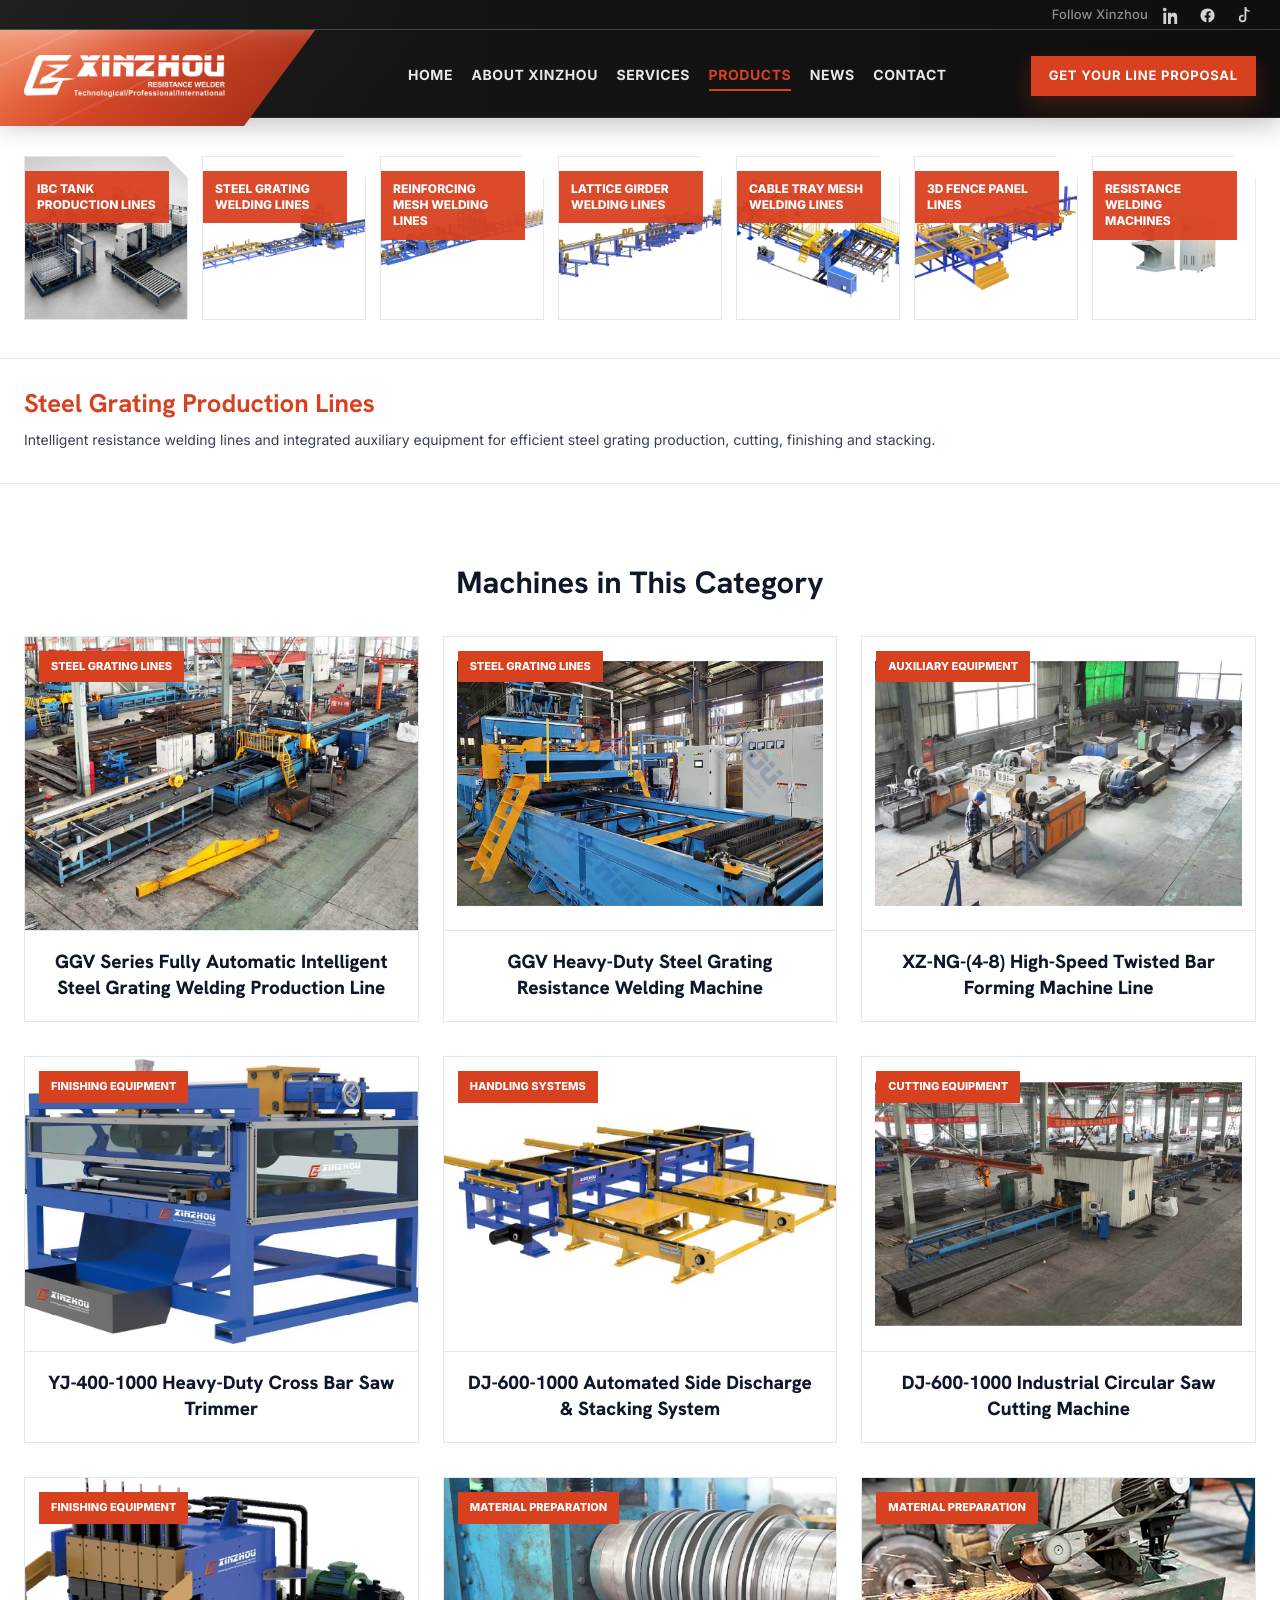
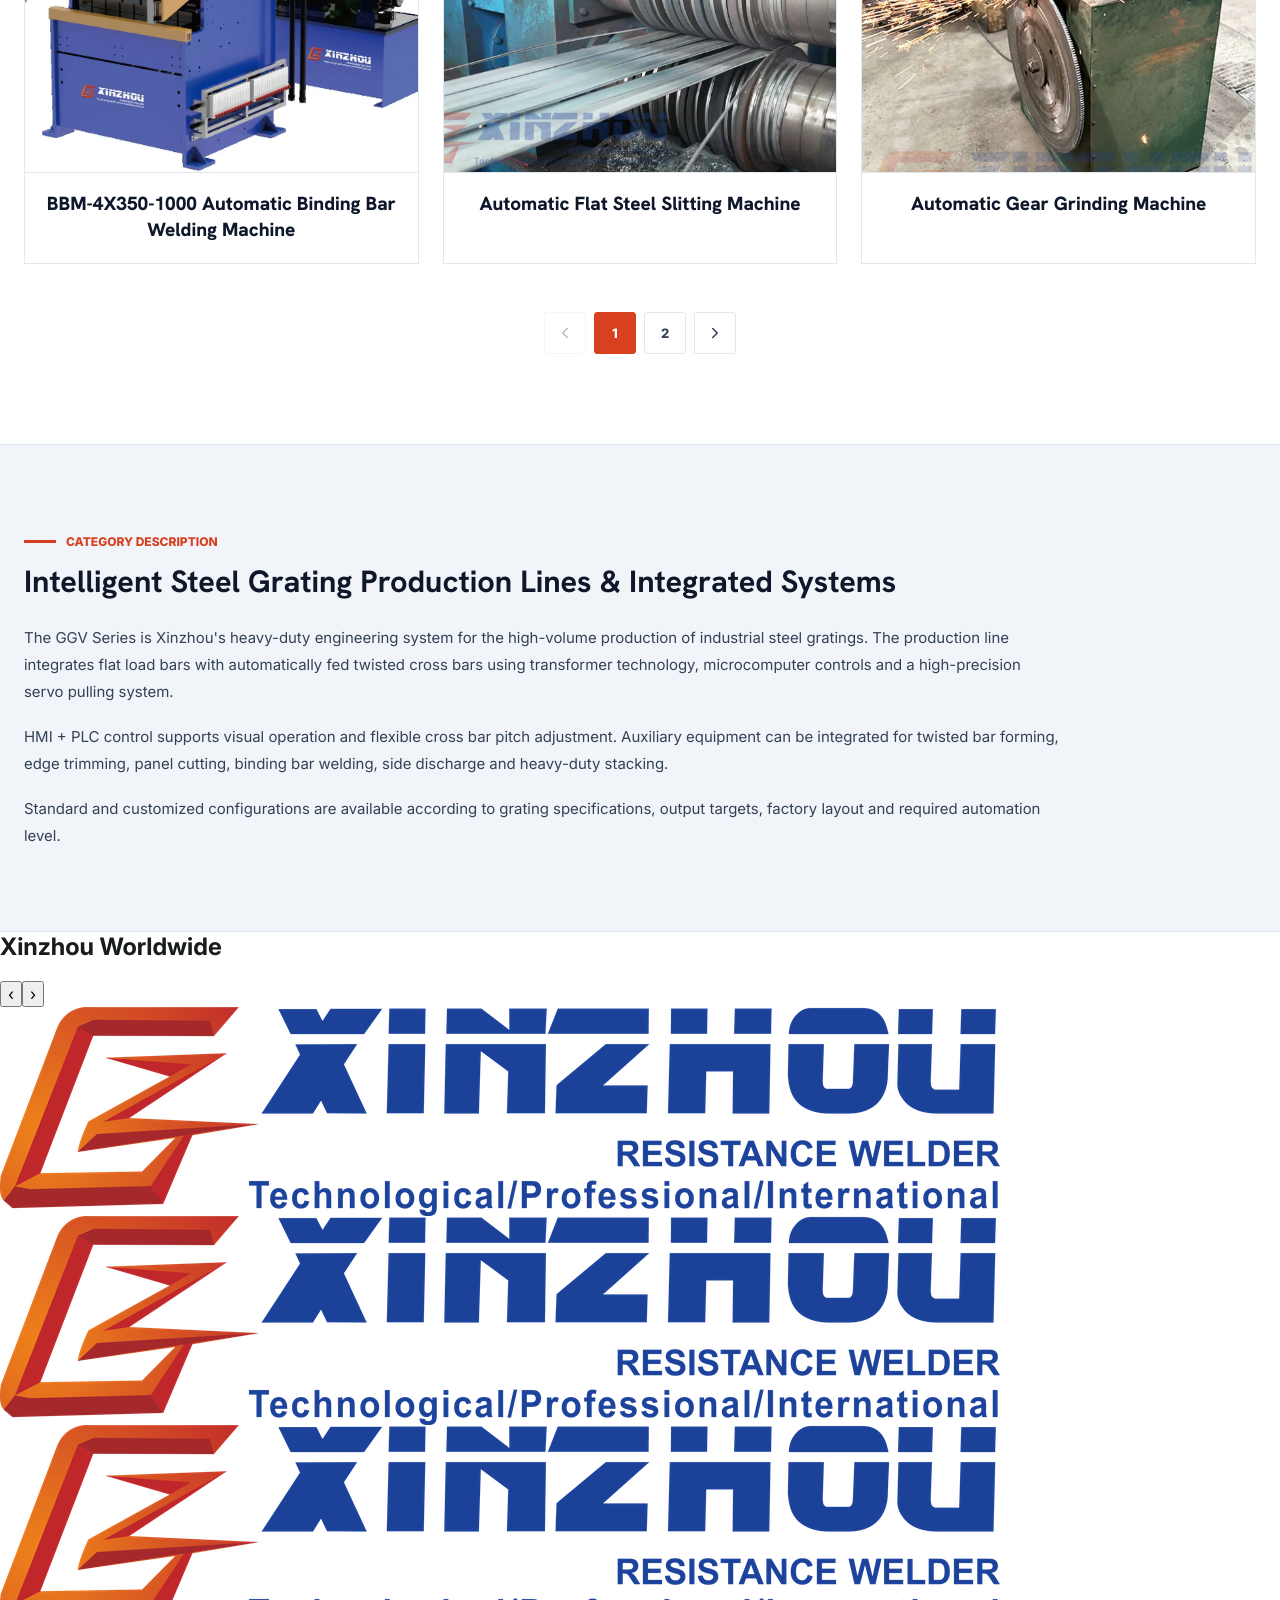
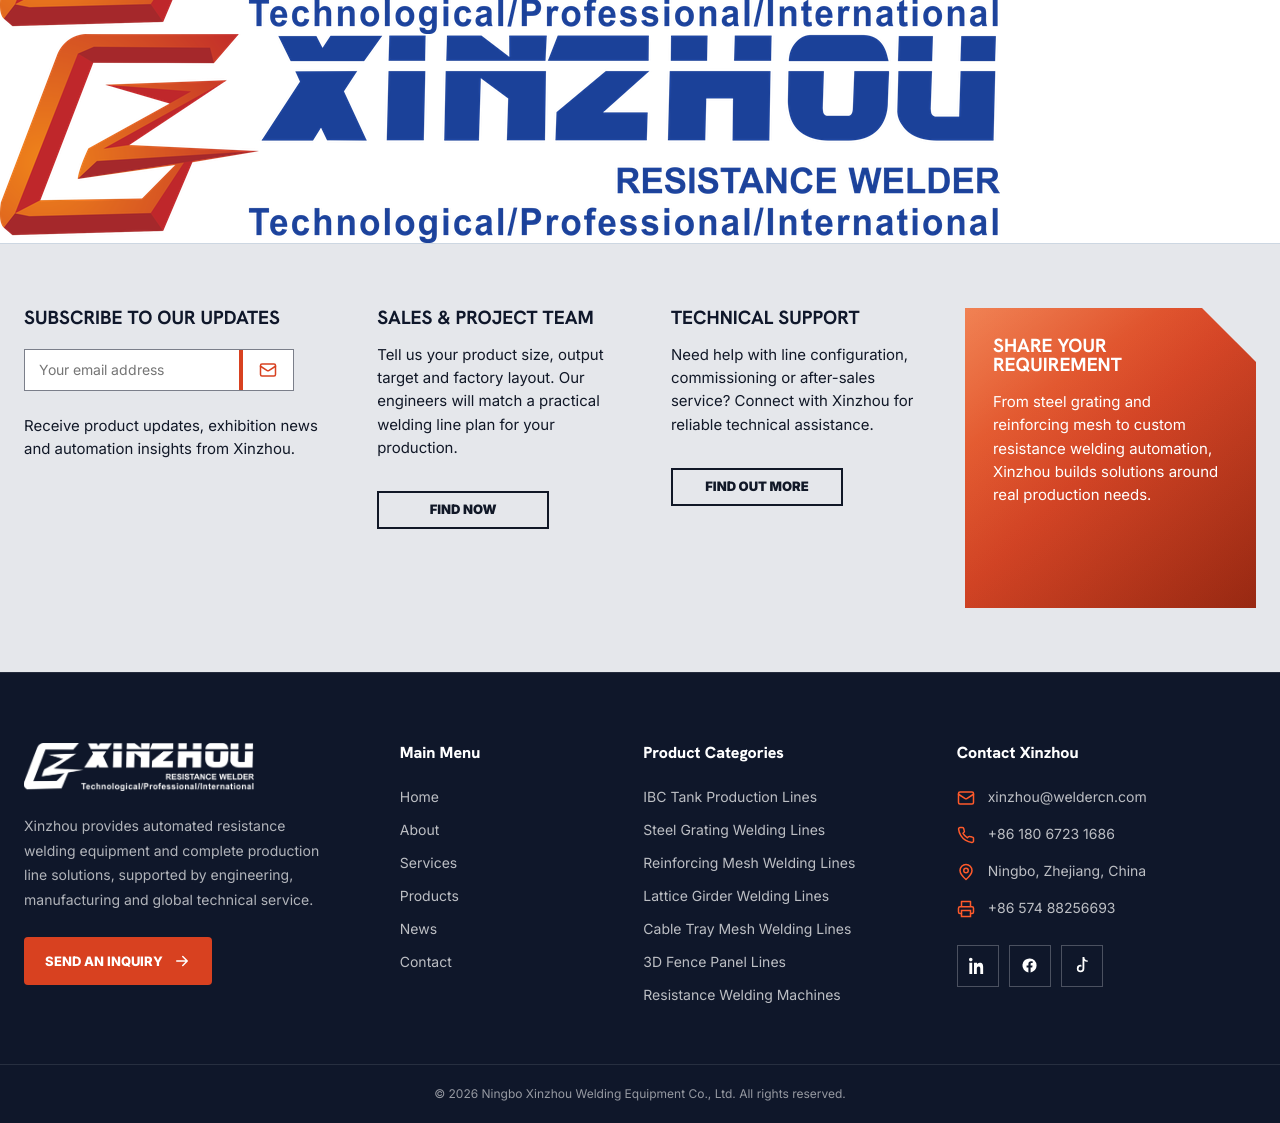
<file: products.html>
<!DOCTYPE html>
<html lang="en">
<head>
<meta charset="utf-8">
<meta name="viewport" content="width=device-width, initial-scale=1.0">
<title>Steel Grating Production Lines | Xinzhou Welding Equipment</title>
<meta name="description" content="Explore Xinzhou steel grating welding lines, auxiliary machines and integrated production systems for industrial grating manufacturing.">
<link rel="preconnect" href="https://fonts.googleapis.com">
<link rel="preconnect" href="https://fonts.gstatic.com" crossorigin>
<link href="https://fonts.googleapis.com/css2?family=Hanken+Grotesk:wght@700;800&amp;family=Inter:wght@400;500;600;700&amp;display=swap" rel="stylesheet">
<link href="./assets/css/global.css?v=20260804-2" rel="stylesheet">
<link href="./assets/css/products.css?v=20260720-1" rel="stylesheet">
</head>
<body>
<section class="xz-topbar">
<div class="xz-topbar__inner">
<span class="xz-topbar__label">Follow Xinzhou</span>
<a class="xz-topbar__social" href="https://www.linkedin.com/company/xinzhouwelding" target="_blank" rel="noreferrer" aria-label="Xinzhou on LinkedIn"><svg viewBox="0 0 24 24" aria-hidden="true"><path d="M4.98 3.5C4.98 4.88 3.86 6 2.48 6S0 4.88 0 3.5 1.12 1 2.48 1s2.5 1.12 2.5 2.5ZM.5 8h4V24h-4V8Zm7 0h3.83v2.19h.05c.53-1.01 1.84-2.08 3.79-2.08 4.05 0 4.8 2.67 4.8 6.14V24h-4v-6.91c0-1.65-.03-3.76-2.29-3.76-2.29 0-2.64 1.79-2.64 3.64V24h-4V8Z"></path></svg></a>
<a class="xz-topbar__social" href="https://www.facebook.com/xinzhouwelder" target="_blank" rel="noreferrer" aria-label="Xinzhou on Facebook"><svg viewBox="0 0 24 24" aria-hidden="true"><path d="M22 12a10 10 0 1 0-11.56 9.88v-6.99H7.9V12h2.54V9.8c0-2.5 1.49-3.89 3.77-3.89 1.09 0 2.23.2 2.23.2v2.46h-1.26c-1.24 0-1.63.77-1.63 1.56V12h2.77l-.44 2.89h-2.33v6.99A10 10 0 0 0 22 12Z"></path></svg></a>
<a class="xz-topbar__social" href="https://www.tiktok.com/@xinzhouwelder" target="_blank" rel="noreferrer" aria-label="Xinzhou on TikTok"><svg viewBox="0 0 24 24" aria-hidden="true"><path d="M19.59 6.69A4.83 4.83 0 0 1 16 5.13V16.3a5.3 5.3 0 1 1-5.3-5.3c.4 0 .79.04 1.17.13v2.73a2.73 2.73 0 1 0 1.56 2.47V0h2.61a4.83 4.83 0 0 0 4.84 4.84v1.85c-.45 0-.88-.04-1.29-.1Z"></path></svg></a>
</div>
</section>

<nav class="xz-header">
<div class="xz-header__inner">
<a class="xz-header__brand" href="./index.html"><img src="./src/media/xinzhou-logo.webp" alt="Xinzhou Automation"></a>
<div class="xz-header__nav">
<a href="./index.html">Home</a>
<a href="./about.html">About Xinzhou</a>
<a href="./services.html">Services</a>
<a class="is-active" href="./products.html" aria-current="page">Products</a>
<a href="./news.html">News</a>
<a href="./contact.html">Contact</a>
</div>
<div class="xz-header__actions"><a class="xz-header__cta" href="./contact.html#inquiry">Get Your Line Proposal</a></div>
<div class="xz-header__mobile"><button class="xz-header__mobile-btn" type="button" aria-label="Open menu" aria-expanded="false" data-mobile-menu-toggle><svg viewBox="0 0 24 24" fill="none" aria-hidden="true"><path d="M4 7H20" stroke="currentColor" stroke-width="2" stroke-linecap="round"></path><path d="M4 12H20" stroke="currentColor" stroke-width="2" stroke-linecap="round"></path><path d="M4 17H20" stroke="currentColor" stroke-width="2" stroke-linecap="round"></path></svg></button></div>
</div>
</nav>

<div class="xz-mobile-drawer" data-mobile-menu>
<div class="xz-mobile-drawer__inner">
<a href="./index.html">Home</a>
<a href="./about.html">About Xinzhou</a>
<a href="./services.html">Services</a>
<a href="./products.html">Products</a>
<a href="./news.html">News</a>
<a href="./contact.html">Contact</a>
</div>
</div>

<main class="products-main" data-template="product-category">
<section class="product-category-nav" aria-label="Product categories">
<div class="product-category-nav__grid" data-field="product_categories">
<a class="product-category-tile" href="./products.html?category=ibc-tank">
<img src="./assets/images/about/product-ibc-production-line.webp" alt="IBC tank production line category">
<span>IBC Tank Production Lines</span>
</a>
<a class="product-category-tile is-active" href="./products.html?category=steel-grating" aria-current="page">
<img src="./assets/images/about/product-steel-grating.webp" alt="Steel grating welding line category">
<span>Steel Grating Welding Lines</span>
</a>
<a class="product-category-tile" href="./products.html?category=reinforcing-mesh">
<img src="./assets/images/about/product-reinforcing-mesh.webp" alt="Reinforcing mesh welding line category">
<span>Reinforcing Mesh Welding Lines</span>
</a>
<a class="product-category-tile" href="./products.html?category=lattice-girder">
<img src="./assets/images/about/product-lattice-girder.webp" alt="Lattice girder welding line category">
<span>Lattice Girder Welding Lines</span>
</a>
<a class="product-category-tile" href="./products.html?category=cable-tray">
<img src="./assets/images/about/product-cable-tray.webp" alt="Cable tray mesh welding line category">
<span>Cable Tray Mesh Welding Lines</span>
</a>
<a class="product-category-tile" href="./products.html?category=fence-panel">
<img src="./assets/images/about/product-fence-panel.webp" alt="Fence panel production line category">
<span>3D Fence Panel Lines</span>
</a>
<a class="product-category-tile" href="./products.html?category=resistance-welding">
<img src="./assets/images/about/product-resistance-spot-welder.webp" alt="Resistance welding equipment category">
<span>Resistance Welding Machines</span>
</a>
</div>
</section>

<section class="product-category-intro" aria-labelledby="current-category-title">
<div class="xz-container product-category-intro__inner">
<h2 id="current-category-title" data-field="category_name">Steel Grating Production Lines</h2>
<p data-field="category_short_description">Intelligent resistance welding lines and integrated auxiliary equipment for efficient steel grating production, cutting, finishing and stacking.</p>
</div>
</section>

<section class="product-archive" aria-labelledby="product-archive-title">
<div class="xz-container">
<div class="product-archive__head">
<h2 id="product-archive-title">Machines in This Category</h2>
</div>
<div class="product-archive__grid" data-products-grid data-page-size="9" data-page-size-mobile="4" data-field="category_products">
<article class="product-archive-card" data-product-card>
<a href="./product-detail.html"><figure><img src="./assets/images/products/steel-grating/ggv-production-line.webp" alt="GGV fully automatic steel grating production line"><span>Steel Grating Lines</span></figure><h3>GGV Series Fully Automatic Intelligent Steel Grating Welding Production Line</h3></a>
</article>
<article class="product-archive-card" data-product-card>
<a href="./product-detail.html"><figure><img src="./assets/images/products/steel-grating/ggv-main-machine.webp" alt="GGV steel grating resistance welding machine"><span>Steel Grating Lines</span></figure><h3>GGV Heavy-Duty Steel Grating Resistance Welding Machine</h3></a>
</article>
<article class="product-archive-card" data-product-card>
<a href="./product-detail.html"><figure><img src="./assets/images/products/steel-grating/twisted-bar-forming.webp" alt="High-speed twisted bar forming machine"><span>Auxiliary Equipment</span></figure><h3>XZ-NG-(4-8) High-Speed Twisted Bar Forming Machine Line</h3></a>
</article>
<article class="product-archive-card" data-product-card>
<a href="./product-detail.html"><figure><img class="product-archive-card__image--zoom" src="./assets/images/products/steel-grating/cross-bar-saw-trimmer.webp" alt="Steel grating cross bar saw trimmer"><span>Finishing Equipment</span></figure><h3>YJ-400-1000 Heavy-Duty Cross Bar Saw Trimmer</h3></a>
</article>
<article class="product-archive-card" data-product-card>
<a href="./product-detail.html"><figure><img class="product-archive-card__image--zoom" src="./assets/images/products/steel-grating/side-discharge-stacking.webp" alt="Automated side discharge and stacking system"><span>Handling Systems</span></figure><h3>DJ-600-1000 Automated Side Discharge &amp; Stacking System</h3></a>
</article>
<article class="product-archive-card" data-product-card>
<a href="./product-detail.html"><figure><img src="./assets/images/products/steel-grating/circular-saw-cutting.webp" alt="Industrial steel grating circular saw cutting machine"><span>Cutting Equipment</span></figure><h3>DJ-600-1000 Industrial Circular Saw Cutting Machine</h3></a>
</article>
<article class="product-archive-card" data-product-card>
<a href="./product-detail.html"><figure><img class="product-archive-card__image--zoom" src="./assets/images/products/steel-grating/binding-bar-welding.webp" alt="Automatic steel grating binding bar welding machine"><span>Finishing Equipment</span></figure><h3>BBM-4X350-1000 Automatic Binding Bar Welding Machine</h3></a>
</article>
<article class="product-archive-card" data-product-card>
<a href="./product-detail.html"><figure><img src="./assets/images/products/steel-grating/flat-steel-slitting.webp" alt="Flat steel slitting machine"><span>Material Preparation</span></figure><h3>Automatic Flat Steel Slitting Machine</h3></a>
</article>
<article class="product-archive-card" data-product-card>
<a href="./product-detail.html"><figure><img src="./assets/images/products/steel-grating/gear-grinding.webp" alt="Automatic gear grinding machine"><span>Material Preparation</span></figure><h3>Automatic Gear Grinding Machine</h3></a>
</article>
<article class="product-archive-card" data-product-card>
<a href="./product-detail.html"><figure><img class="product-archive-card__image--zoom" src="./assets/images/products/steel-grating/flat-bar-rack.webp" alt="Steel grating flat bar rack and feeding system"><span>Feeding Systems</span></figure><h3>Flat Bar Rack &amp; Automatic Feeding System</h3></a>
</article>
<article class="product-archive-card" data-product-card>
<a href="./product-detail.html"><figure><img src="./assets/images/products/steel-grating/press-lock-grating.webp" alt="Press-lock steel grating production equipment"><span>Press-Lock Grating</span></figure><h3>Press-Lock Steel Grating Production Equipment</h3></a>
</article>
<article class="product-archive-card" data-product-card>
<a href="./product-detail.html"><figure><img src="./assets/images/products/steel-grating/ggv-machine-workshop.webp" alt="Integrated steel grating production system in a workshop"><span>Turnkey Systems</span></figure><h3>Integrated Turnkey Steel Grating Production System</h3></a>
</article>
</div>
<nav class="product-pagination" aria-label="Product pages" data-product-pagination></nav>
</div>
</section>

<section class="product-category-detail" aria-labelledby="category-detail-title">
<div class="xz-container product-category-detail__grid">
<div>
<p class="products-eyebrow">Category Description</p>
<h2 id="category-detail-title" data-field="category_long_title">Intelligent Steel Grating Production Lines &amp; Integrated Systems</h2>
</div>
<div class="product-category-detail__copy" data-field="category_long_description">
<p>The GGV Series is Xinzhou's heavy-duty engineering system for the high-volume production of industrial steel gratings. The production line integrates flat load bars with automatically fed twisted cross bars using transformer technology, microcomputer controls and a high-precision servo pulling system.</p>
<p>HMI + PLC control supports visual operation and flexible cross bar pitch adjustment. Auxiliary equipment can be integrated for twisted bar forming, edge trimming, panel cutting, binding bar welding, side discharge and heavy-duty stacking.</p>
<p>Standard and customized configurations are available according to grating specifications, output targets, factory layout and required automation level.</p>
</div>
</div>
</section>

<section class="products-worldwide xz-home-worldwide" aria-labelledby="products-worldwide-title">
<div class="products-worldwide__container xz-home-worldwide__inner">
<h2 id="products-worldwide-title">Xinzhou Worldwide</h2>
<div class="xz-simple-carousel is-carousel" data-xz-simple-carousel data-visible="4" data-visible-tablet="3" data-visible-mobile="2">
<div class="xz-simple-carousel__controls"><button type="button" data-xz-simple-prev aria-label="Previous logos">&#8249;</button><button type="button" data-xz-simple-next aria-label="Next logos">&#8250;</button></div>
<div class="products-worldwide__grid xz-home-worldwide__grid" data-xz-simple-track>
<a href="#" aria-label="Xinzhou resistance welding website"><img src="./src/media/site-logo.webp" alt="Xinzhou Resistance Welder"></a>
<a href="#" aria-label="Xinzhou automated line website"><img src="./src/media/site-logo.webp" alt="Xinzhou Automated Welding Lines"></a>
<a href="#" aria-label="Xinzhou mesh welding website"><img src="./src/media/site-logo.webp" alt="Xinzhou Mesh Welding Systems"></a>
<a href="#" aria-label="Xinzhou global service website"><img src="./src/media/site-logo.webp" alt="Xinzhou Global Service"></a>
</div>
</div>
</div>
</section>
</main>

<footer class="inquiry-strip-section">
<div class="inquiry-strip-container">
<div class="inquiry-strip-grid">
<div class="inquiry-strip-card inquiry-strip-card--subscribe">
<h2 class="inquiry-strip-title">Subscribe to Our Updates</h2>
<form class="inquiry-strip-form" action="#" aria-label="Subscribe to Xinzhou updates" data-subscribe-form>
<input type="email" name="email" placeholder="Your email address" aria-label="Your email address" required>
<button type="submit" aria-label="Subscribe"><svg viewBox="0 0 24 24" fill="none" aria-hidden="true"><rect width="20" height="16" x="2" y="4" rx="2" stroke="currentColor" stroke-width="2"></rect><path d="m22 7-8.97 5.7a1.94 1.94 0 0 1-2.06 0L2 7" stroke="currentColor" stroke-width="2" stroke-linecap="round" stroke-linejoin="round"></path></svg></button>
</form>
<p>Receive product updates, exhibition news and automation insights from Xinzhou.</p>
</div>
<div class="inquiry-strip-card">
<h2 class="inquiry-strip-title">Sales &amp; Project Team</h2>
<p>Tell us your product size, output target and factory layout. Our engineers will match a practical welding line plan for your production.</p>
<a class="inquiry-strip-button" href="./contact.html#inquiry" data-inquiry-open>Find Now</a>
</div>
<div class="inquiry-strip-card">
<h2 class="inquiry-strip-title">Technical Support</h2>
<p>Need help with line configuration, commissioning or after-sales service? Connect with Xinzhou for reliable technical assistance.</p>
<a class="inquiry-strip-button" href="./services.html">Find Out More</a>
</div>
<div class="inquiry-strip-card inquiry-strip-card--highlight">
<h2 class="inquiry-strip-title">Share Your Requirement</h2>
<p>From steel grating and reinforcing mesh to custom resistance welding automation, Xinzhou builds solutions around real production needs.</p>
</div>
</div>
</div>
</footer>

<script src="./assets/js/global.js?v=20260720-1"></script>
<script src="./assets/js/products.js?v=20260712-1"></script>
</body>
</html>
</file>
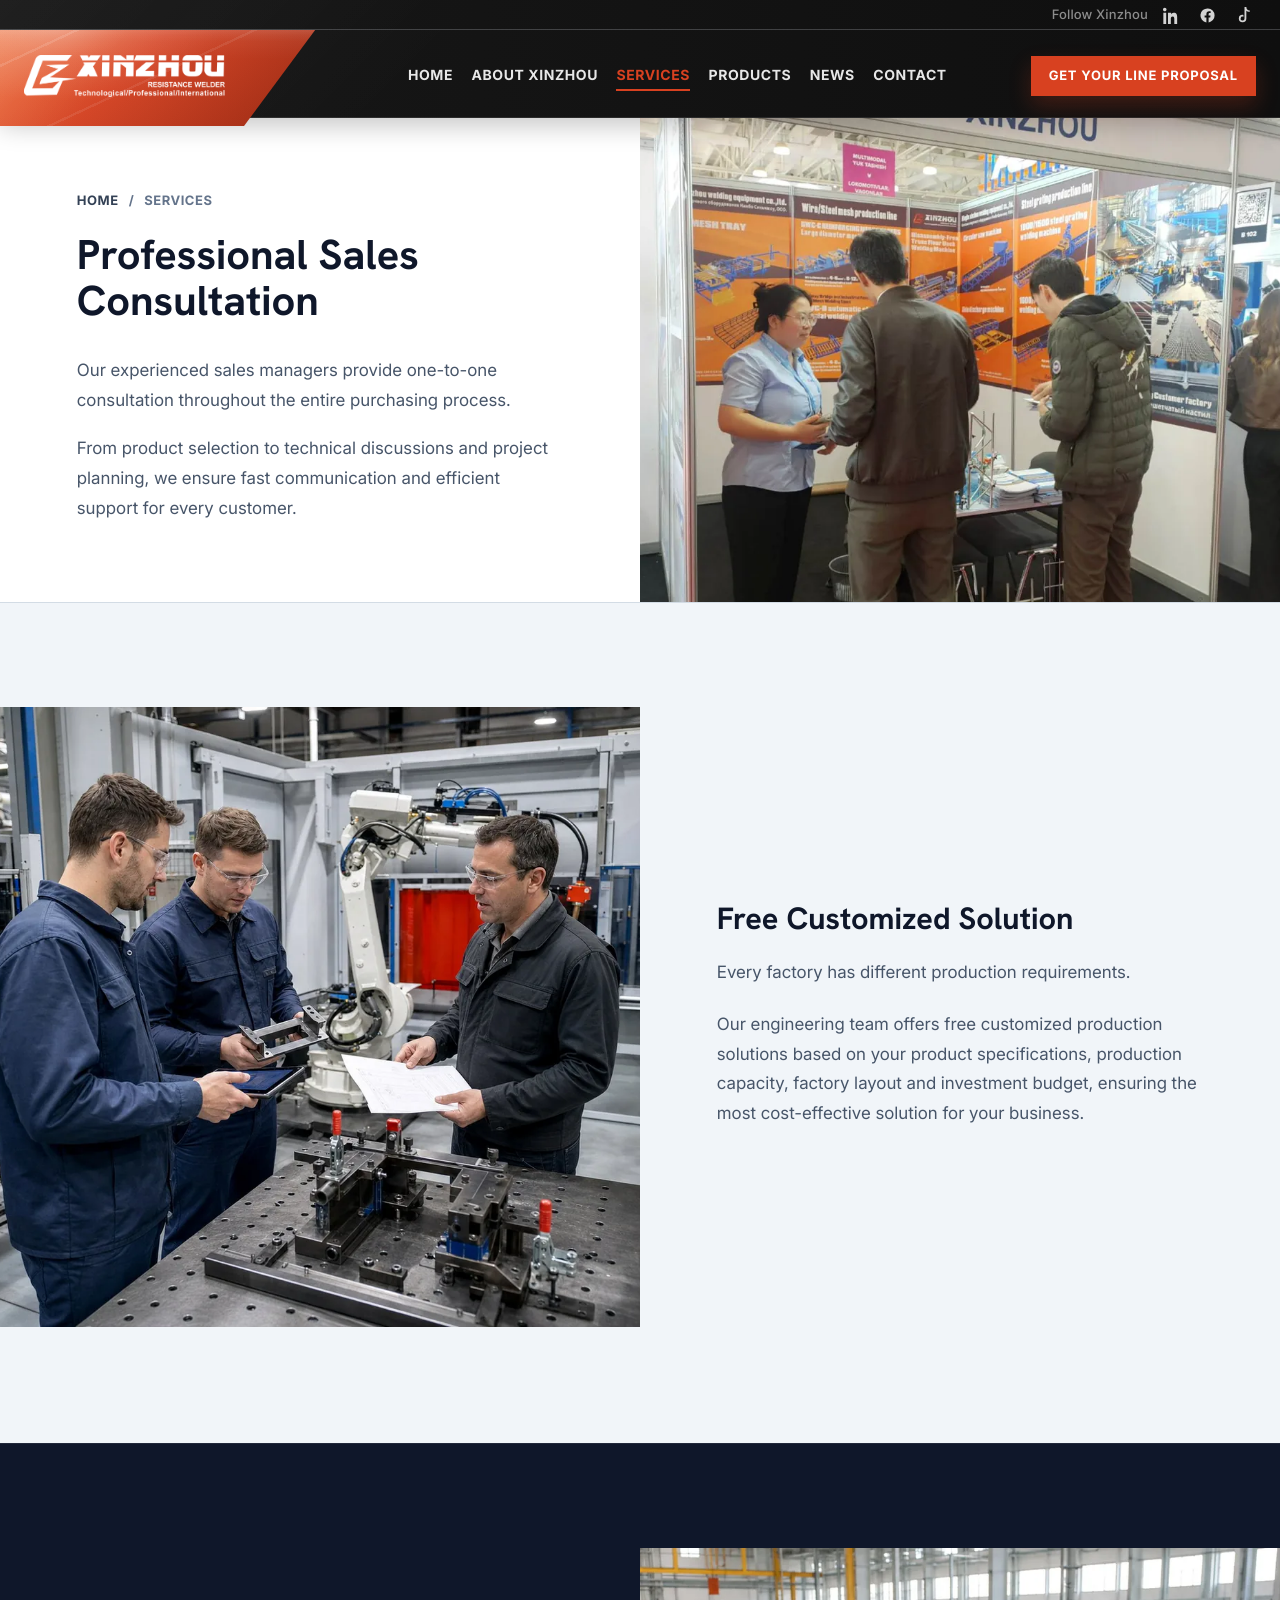
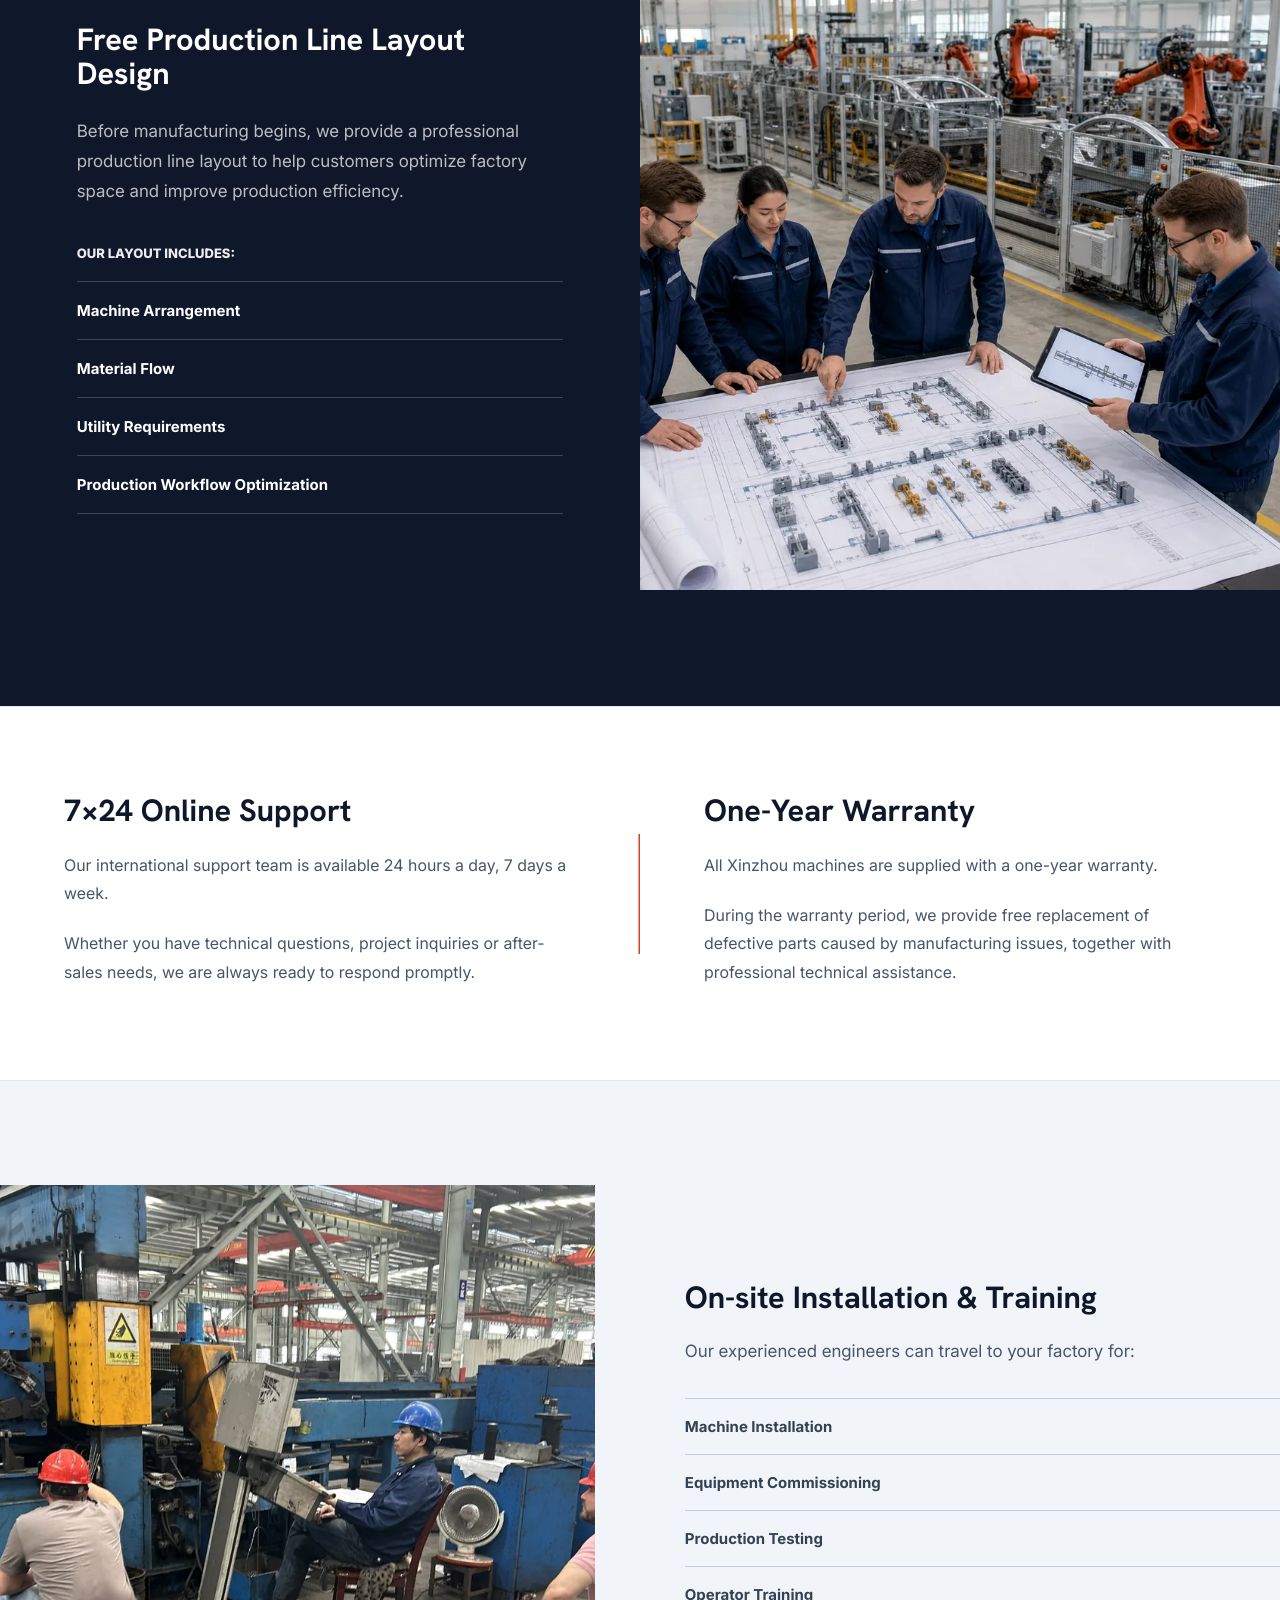
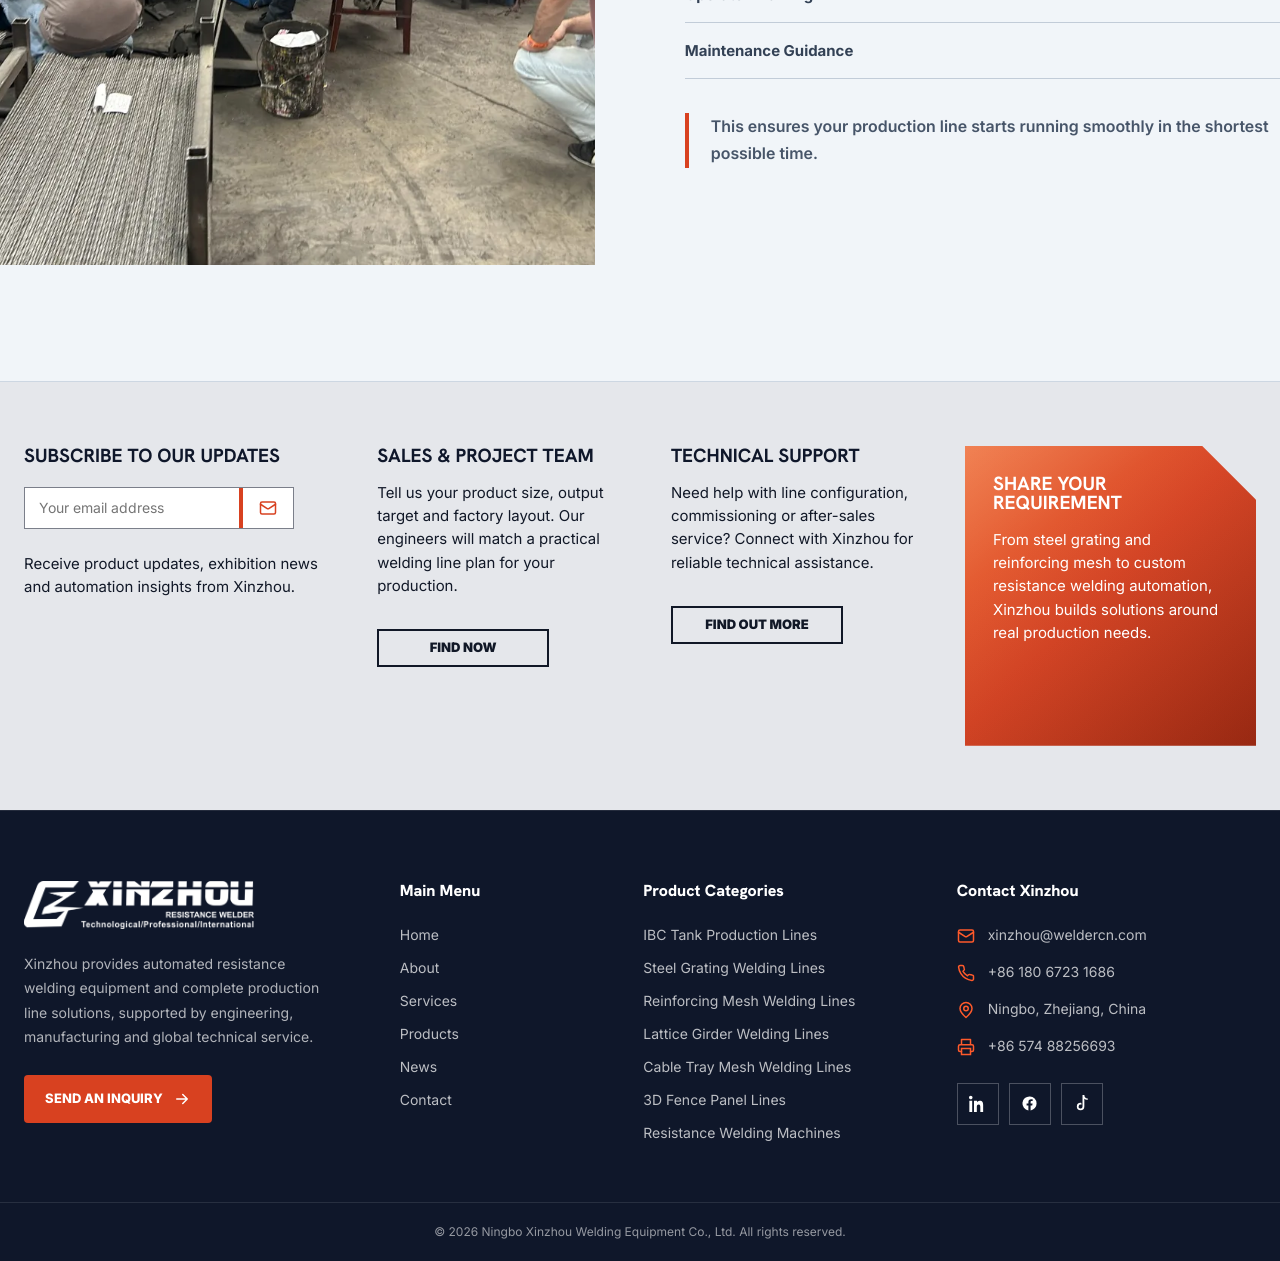
<file: services.html>
<!DOCTYPE html>
<html lang="en">
<head>
<meta charset="utf-8">
<meta name="viewport" content="width=device-width, initial-scale=1.0">
<title>Services | Xinzhou Welding Equipment Support</title>
<meta name="description" content="Explore Xinzhou's sales consultation, customized solutions, production line layout design, online support, warranty, installation and operator training services.">
<link rel="preconnect" href="https://fonts.googleapis.com">
<link rel="preconnect" href="https://fonts.gstatic.com" crossorigin>
<link href="https://fonts.googleapis.com/css2?family=Hanken+Grotesk:wght@700;800&amp;family=Inter:wght@400;500;600;700&amp;display=swap" rel="stylesheet">
<link href="./assets/css/global.css?v=20260804-2" rel="stylesheet">
<link href="./assets/css/services.css?v=20260716-2" rel="stylesheet">
</head>
<body>
<section class="xz-topbar">
<div class="xz-topbar__inner">
<span class="xz-topbar__label">Follow Xinzhou</span>
<a class="xz-topbar__social" href="https://www.linkedin.com/company/xinzhouwelding" target="_blank" rel="noreferrer" aria-label="Xinzhou on LinkedIn">
<svg viewBox="0 0 24 24" aria-hidden="true"><path d="M4.98 3.5C4.98 4.88 3.86 6 2.48 6S0 4.88 0 3.5 1.12 1 2.48 1s2.5 1.12 2.5 2.5ZM.5 8h4V24h-4V8Zm7 0h3.83v2.19h.05c.53-1.01 1.84-2.08 3.79-2.08 4.05 0 4.8 2.67 4.8 6.14V24h-4v-6.91c0-1.65-.03-3.76-2.29-3.76-2.29 0-2.64 1.79-2.64 3.64V24h-4V8Z"></path></svg>
</a>
<a class="xz-topbar__social" href="https://www.facebook.com/xinzhouwelder" target="_blank" rel="noreferrer" aria-label="Xinzhou on Facebook">
<svg viewBox="0 0 24 24" aria-hidden="true"><path d="M22 12a10 10 0 1 0-11.56 9.88v-6.99H7.9V12h2.54V9.8c0-2.5 1.49-3.89 3.77-3.89 1.09 0 2.23.2 2.23.2v2.46h-1.26c-1.24 0-1.63.77-1.63 1.56V12h2.77l-.44 2.89h-2.33v6.99A10 10 0 0 0 22 12Z"></path></svg>
</a>
<a class="xz-topbar__social" href="https://www.tiktok.com/@xinzhouwelder" target="_blank" rel="noreferrer" aria-label="Xinzhou on TikTok">
<svg viewBox="0 0 24 24" aria-hidden="true"><path d="M19.59 6.69A4.83 4.83 0 0 1 16 5.13V16.3a5.3 5.3 0 1 1-5.3-5.3c.4 0 .79.04 1.17.13v2.73a2.73 2.73 0 1 0 1.56 2.47V0h2.61a4.83 4.83 0 0 0 4.84 4.84v1.85c-.45 0-.88-.04-1.29-.1Z"></path></svg>
</a>
</div>
</section>

<nav class="xz-header">
<div class="xz-header__inner">
<a class="xz-header__brand" href="./index.html">
<img src="./src/media/xinzhou-logo.webp" alt="Xinzhou Automation">
</a>
<div class="xz-header__nav">
<a href="./index.html">Home</a>
<a href="./about.html">About Xinzhou</a>
<a class="is-active" href="./services.html" aria-current="page">Services</a>
<a href="./products.html">Products</a>
<a href="./news.html">News</a>
<a href="./contact.html">Contact</a>
</div>
<div class="xz-header__actions">
<a class="xz-header__cta" href="./contact.html#inquiry">Get Your Line Proposal</a>
</div>
<div class="xz-header__mobile">
<button class="xz-header__mobile-btn" type="button" aria-label="Open menu" aria-expanded="false" data-mobile-menu-toggle>
<svg viewBox="0 0 24 24" fill="none" aria-hidden="true"><path d="M4 7H20" stroke="currentColor" stroke-width="2" stroke-linecap="round"></path><path d="M4 12H20" stroke="currentColor" stroke-width="2" stroke-linecap="round"></path><path d="M4 17H20" stroke="currentColor" stroke-width="2" stroke-linecap="round"></path></svg>
</button>
</div>
</div>
</nav>

<div class="xz-mobile-drawer" data-mobile-menu>
<div class="xz-mobile-drawer__inner">
<a href="./index.html">Home</a>
<a href="./about.html">About Xinzhou</a>
<a href="./services.html">Services</a>
<a href="./products.html">Products</a>
<a href="./news.html">News</a>
<a href="./contact.html">Contact</a>
</div>
</div>

<main class="services-main">
<section class="services-consultation-hero" aria-labelledby="services-consultation-title">
<div class="xz-container services-consultation-hero__grid">
<div class="services-consultation-hero__copy">
<nav class="services-breadcrumb" aria-label="Breadcrumb">
<a href="./index.html">Home</a>
<span aria-hidden="true">/</span>
<span>Services</span>
</nav>
<h1 id="services-consultation-title">Professional Sales Consultation</h1>
<div class="services-consultation-hero__text">
<p>Our experienced sales managers provide one-to-one consultation throughout the entire purchasing process.</p>
<p>From product selection to technical discussions and project planning, we ensure fast communication and efficient support for every customer.</p>
</div>
</div>
<figure class="services-consultation-hero__media">
<img src="./assets/images/services/sales-consultation.webp" alt="Xinzhou sales manager consulting with international customers at an industry exhibition" fetchpriority="high" decoding="async">
</figure>
</div>
</section>

<section class="services-custom-section" aria-labelledby="services-custom-title">
<div class="xz-container services-custom__grid">
<figure class="services-custom__media">
<img src="./assets/images/services/custom-solution.webp" alt="Engineers reviewing a customized automated welding solution and fixture" loading="lazy" decoding="async">
</figure>
<div class="services-custom__copy">
<h2 id="services-custom-title">Free Customized Solution</h2>
<p>Every factory has different production requirements.</p>
<p>Our engineering team offers free customized production solutions based on your product specifications, production capacity, factory layout and investment budget, ensuring the most cost-effective solution for your business.</p>
</div>
</div>
</section>

<section class="services-layout-section" aria-labelledby="services-layout-title">
<div class="xz-container services-layout__grid">
<div class="services-layout__copy">
<h2 id="services-layout-title">Free Production Line Layout Design</h2>
<p>Before manufacturing begins, we provide a professional production line layout to help customers optimize factory space and improve production efficiency.</p>
<p class="services-layout__list-label">Our layout includes:</p>
<ul class="services-layout__list">
<li>Machine Arrangement</li>
<li>Material Flow</li>
<li>Utility Requirements</li>
<li>Production Workflow Optimization</li>
</ul>
</div>
<figure class="services-layout__media">
<img src="./assets/images/services/production-line-layout.webp" alt="Engineers reviewing a complete factory production line layout" loading="lazy" decoding="async">
</figure>
</div>
</section>

<section class="services-assurance-section" aria-label="Online support and warranty">
<div class="xz-container services-assurance__grid">
<article class="services-assurance__item">
<h2>7&times;24 Online Support</h2>
<p>Our international support team is available 24 hours a day, 7 days a week.</p>
<p>Whether you have technical questions, project inquiries or after-sales needs, we are always ready to respond promptly.</p>
</article>
<article class="services-assurance__item">
<h2>One-Year Warranty</h2>
<p>All Xinzhou machines are supplied with a one-year warranty.</p>
<p>During the warranty period, we provide free replacement of defective parts caused by manufacturing issues, together with professional technical assistance.</p>
</article>
</div>
</section>

<section class="services-onsite-section" aria-labelledby="services-onsite-title">
<div class="xz-container services-onsite__grid">
<figure class="services-onsite__media">
<img src="./assets/images/services/onsite-installation-training.webp" alt="Xinzhou engineer commissioning equipment and training an overseas customer team" loading="lazy" decoding="async">
</figure>
<div class="services-onsite__copy">
<h2 id="services-onsite-title">On-site Installation &amp; Training</h2>
<p>Our experienced engineers can travel to your factory for:</p>
<ul class="services-onsite__list">
<li>Machine Installation</li>
<li>Equipment Commissioning</li>
<li>Production Testing</li>
<li>Operator Training</li>
<li>Maintenance Guidance</li>
</ul>
<p class="services-onsite__result">This ensures your production line starts running smoothly in the shortest possible time.</p>
</div>
</div>
</section>
</main>

<footer class="inquiry-strip-section">
<div class="inquiry-strip-container">
<div class="inquiry-strip-grid">
<div class="inquiry-strip-card inquiry-strip-card--subscribe">
<h2 class="inquiry-strip-title">Subscribe to Our Updates</h2>
<form class="inquiry-strip-form" action="#" aria-label="Subscribe to Xinzhou updates" data-subscribe-form>
<input type="email" name="email" placeholder="Your email address" aria-label="Your email address" required>
<button type="submit" aria-label="Subscribe"><svg viewBox="0 0 24 24" fill="none" aria-hidden="true"><rect width="20" height="16" x="2" y="4" rx="2" stroke="currentColor" stroke-width="2"></rect><path d="m22 7-8.97 5.7a1.94 1.94 0 0 1-2.06 0L2 7" stroke="currentColor" stroke-width="2" stroke-linecap="round" stroke-linejoin="round"></path></svg></button>
</form>
<p>Receive product updates, exhibition news and automation insights from Xinzhou.</p>
</div>
<div class="inquiry-strip-card">
<h2 class="inquiry-strip-title">Sales &amp; Project Team</h2>
<p>Tell us your product size, output target and factory layout. Our engineers will match a practical welding line plan for your production.</p>
<a class="inquiry-strip-button" href="./contact.html#inquiry" data-inquiry-open>Find Now</a>
</div>
<div class="inquiry-strip-card">
<h2 class="inquiry-strip-title">Technical Support</h2>
<p>Need help with line configuration, commissioning or after-sales service? Connect with Xinzhou for reliable technical assistance.</p>
<a class="inquiry-strip-button" href="./services.html">Find Out More</a>
</div>
<div class="inquiry-strip-card inquiry-strip-card--highlight">
<h2 class="inquiry-strip-title">Share Your Requirement</h2>
<p>From steel grating and reinforcing mesh to custom resistance welding automation, Xinzhou builds solutions around real production needs.</p>
</div>
</div>
</div>
</footer>

<script src="./assets/js/global.js?v=20260720-1"></script>
</body>
</html>
</file>
<file: assets/css/global.css>
:root {
    --xz-primary: #001f6f;
    --xz-primary-strong: #1a368e;
    --xz-navy: #0f172a;
    --xz-ink: #191c1d;
    --xz-steel: #334155;
    --xz-muted: #64748b;
    --xz-line: #e2e8f0;
    --xz-surface: #f8f9fa;
    --xz-surface-soft: #f1f5f9;
    --xz-red: #d84120;
    --xz-red-dark: #a92d14;
    --xz-red-soft: #ffb59c;
    --xz-white: #ffffff;
    --xz-container: 1850px;
    --xz-header-container: 1850px;
    --xz-topbar-height: 30px;
    --xz-header-height: 88px;
    --xz-gutter: 24px;
    --xz-radius: 6px;
    --xz-font-display: "Hanken Grotesk", "Inter", system-ui, sans-serif;
    --xz-font-body: "Inter", system-ui, -apple-system, BlinkMacSystemFont, "Segoe UI", sans-serif;
    --xz-type-display: clamp(34px, 3.25vw, 42px);
    --xz-type-section: clamp(28px, 2.4vw, 36px);
    --xz-type-subsection: clamp(24px, 2vw, 32px);
}

* {
    box-sizing: border-box;
}

html {
    scroll-behavior: smooth;
}

body {
    margin: 0;
    background: var(--xz-surface);
    color: var(--xz-ink);
    font-family: var(--xz-font-body);
    -webkit-font-smoothing: antialiased;
    text-rendering: geometricPrecision;
}

main h1,
main h2 {
    font-weight: 700 !important;
}

img,
svg {
    display: block;
}

img {
    max-width: 100%;
}

a {
    color: inherit;
}

button,
input,
textarea,
select {
    font: inherit;
}

:focus-visible {
    outline: 3px solid rgba(216, 65, 32, 0.45);
    outline-offset: 3px;
}

.xz-container {
    width: min(100%, var(--xz-container));
    margin-inline: auto;
    padding-left: var(--xz-gutter);
    padding-right: var(--xz-gutter);
}

.xz-eyebrow {
    display: inline-flex;
    align-items: center;
    gap: 10px;
    color: var(--xz-red);
    font-size: 13px;
    font-weight: 800;
    line-height: 1;
    letter-spacing: 0;
    text-transform: uppercase;
}

.xz-eyebrow::before {
    content: "";
    width: 34px;
    height: 4px;
    background: currentColor;
}

.xz-button {
    display: inline-flex;
    min-height: 52px;
    align-items: center;
    justify-content: center;
    gap: 10px;
    padding: 15px 24px;
    border: 1px solid transparent;
    border-radius: 4px;
    font-size: 13px;
    font-weight: 800;
    line-height: 1;
    letter-spacing: 0;
    text-transform: uppercase;
    text-decoration: none;
    transition: background-color 0.25s ease, border-color 0.25s ease, color 0.25s ease, transform 0.25s ease, box-shadow 0.25s ease;
}

.xz-button:hover {
    transform: translateY(-2px);
}

.xz-button--primary {
    background: var(--xz-red);
    color: var(--xz-white);
    box-shadow: 0 14px 28px rgba(216, 65, 32, 0.24);
}

.xz-button--primary:hover {
    background: var(--xz-primary-strong);
}

.xz-button--ghost {
    border-color: rgba(255, 255, 255, 0.34);
    background: rgba(255, 255, 255, 0.06);
    color: var(--xz-white);
}

.xz-button--ghost:hover {
    border-color: var(--xz-red);
    background: rgba(216, 65, 32, 0.2);
}

.xz-topbar {
    position: fixed;
    top: 0;
    left: 0;
    right: 0;
    z-index: 60;
    height: var(--xz-topbar-height);
    background:
        linear-gradient(135deg, rgba(255, 255, 255, 0.04), transparent 34%),
        linear-gradient(90deg, #171717 0%, #0f0f0f 100%);
    border-bottom: 1px solid rgba(226, 232, 240, 0.22);
}

.xz-topbar__inner {
    max-width: var(--xz-header-container);
    height: var(--xz-topbar-height);
    margin: 0 auto;
    padding: 0 var(--xz-gutter);
    display: flex;
    align-items: center;
    justify-content: flex-end;
    gap: 10px;
}

.xz-topbar__label {
    color: rgba(255, 255, 255, 0.52);
    font-size: 13px;
    font-weight: 500;
    letter-spacing: 0.01em;
    line-height: 1;
    white-space: nowrap;
}

.xz-topbar__social {
    display: inline-flex;
    align-items: center;
    justify-content: center;
    width: 26px;
    height: 26px;
    color: rgba(255, 255, 255, 0.82);
    text-decoration: none;
    transition: color 0.2s ease, transform 0.2s ease;
}

.xz-topbar__social:hover {
    color: var(--xz-white);
    transform: translateY(-1px);
}

.xz-topbar__social svg {
    width: 17px;
    height: 17px;
    fill: currentColor;
}

.xz-header {
    position: fixed;
    top: var(--xz-topbar-height);
    left: 0;
    right: 0;
    z-index: 50;
    height: var(--xz-header-height);
    background:
        linear-gradient(135deg, rgba(255, 255, 255, 0.04), transparent 34%),
        linear-gradient(90deg, #171717 0%, #0f0f0f 100%);
    border-bottom: 1px solid rgba(255, 255, 255, 0.1);
    box-shadow: 0 8px 24px rgba(0, 0, 0, 0.22);
}

.xz-header__inner {
    --brand-width: clamp(300px, 20vw, 340px);
    --brand-bleed: max(24px, calc((100vw - var(--xz-header-container)) / 2 + 24px));
    max-width: var(--xz-header-container);
    height: var(--xz-header-height);
    margin: 0 auto;
    padding: 0 var(--xz-gutter);
    display: grid;
    grid-template-columns: var(--brand-width) minmax(0, 1fr) auto;
    align-items: center;
    column-gap: clamp(16px, 1.7vw, 28px);
}

.xz-header__brand {
    position: relative;
    width: 100%;
    height: 108px;
    margin-top: -12px;
    display: flex;
    align-items: center;
    padding-right: 64px;
    z-index: 2;
    text-decoration: none;
}

.xz-header__brand::before {
    content: "";
    position: absolute;
    top: 0;
    bottom: 0;
    left: calc(-1 * var(--brand-bleed));
    width: calc(100% + var(--brand-bleed));
    z-index: -2;
    background:
        radial-gradient(120% 160% at 18% 10%, rgba(255, 255, 255, 0.24) 0%, rgba(255, 255, 255, 0.10) 18%, rgba(255, 255, 255, 0) 42%),
        linear-gradient(180deg, rgba(255, 255, 255, 0.18) 0%, rgba(255, 255, 255, 0.05) 16%, rgba(255, 255, 255, 0) 38%),
        linear-gradient(145deg, rgba(255, 255, 255, 0.16) 0%, rgba(255, 255, 255, 0.05) 28%, rgba(0, 0, 0, 0.10) 100%),
        linear-gradient(120deg, rgba(255, 255, 255, 0.09) 0%, rgba(255, 255, 255, 0) 35%),
        linear-gradient(135deg, #ee6a33 0%, #d84120 42%, #a92d14 100%);
    clip-path: polygon(0 0, 100% 0, calc(100% - 80px) 100%, 0 100%);
    box-shadow: 0 10px 30px rgba(0, 0, 0, 0.32);
}

.xz-header__brand::after {
    content: "";
    position: absolute;
    inset: 0;
    left: calc(-1 * var(--brand-bleed));
    width: calc(100% + var(--brand-bleed));
    z-index: -1;
    pointer-events: none;
    clip-path: polygon(0 0, 100% 0, calc(100% - 80px) 100%, 0 100%);
    background:
        linear-gradient(155deg, transparent 0 18%, rgba(255, 255, 255, 0.12) 18% 19%, transparent 19% 100%),
        linear-gradient(155deg, transparent 0 50%, rgba(255, 255, 255, 0.08) 50% 51%, transparent 51% 100%),
        linear-gradient(180deg, rgba(255, 255, 255, 0.12) 0%, rgba(255, 255, 255, 0) 22%);
}

.xz-header__brand img {
    height: 42px;
    width: auto;
    max-width: 205px;
    object-fit: contain;
    filter: brightness(0) invert(1);
    position: relative;
    z-index: 1;
    transform: translateY(4px);
}

.xz-header__nav {
    position: relative;
    top: -2px;
    height: calc(var(--xz-header-height) - 4px);
    min-width: 0;
    display: flex;
    align-items: center;
    justify-content: center;
    gap: clamp(14px, 1.45vw, 22px);
}

.xz-header__nav > a,
.xz-header__products > a {
    position: relative;
    display: inline-flex;
    align-items: center;
    padding: 10px 0;
    color: rgba(255, 255, 255, 0.9);
    font-size: 14px;
    line-height: 1;
    font-weight: 700;
    letter-spacing: 0.04em;
    text-transform: uppercase;
    text-decoration: none;
    white-space: nowrap;
    transition: color 0.2s ease;
}

.xz-header__nav > a:hover,
.xz-header__nav > a.is-active,
.xz-header__products > a:hover,
.xz-header__products > a.is-active {
    color: var(--xz-red);
}

.xz-header__nav > a.is-active::after,
.xz-header__products > a.is-active::after {
    content: "";
    position: absolute;
    right: 0;
    bottom: 2px;
    left: 0;
    height: 2px;
    background: var(--xz-red);
}

.xz-header__products {
    display: flex;
    align-self: stretch;
    align-items: center;
}

.xz-header__mega {
    position: fixed;
    top: calc(var(--xz-topbar-height) + var(--xz-header-height));
    left: 50%;
    z-index: 49;
    width: min(1280px, calc(100vw - 48px));
    padding: 18px;
    display: grid;
    grid-template-columns: repeat(4, minmax(0, 1fr));
    gap: 12px;
    border: 1px solid var(--xz-line);
    background: var(--xz-white);
    box-shadow: 0 20px 44px rgba(15, 23, 42, 0.2);
    opacity: 0;
    visibility: hidden;
    pointer-events: none;
    transform: translate(-50%, 10px);
    transition: opacity 0.2s ease, visibility 0.2s ease, transform 0.2s ease;
}

.xz-header__products:hover .xz-header__mega,
.xz-header__products:focus-within .xz-header__mega {
    opacity: 1;
    visibility: visible;
    pointer-events: auto;
    transform: translate(-50%, 0);
}

.xz-header__mega-card {
    min-width: 0;
    min-height: 154px;
    padding: 10px 10px 12px;
    display: flex;
    flex-direction: column;
    align-items: stretch;
    gap: 10px;
    border: 1px solid var(--xz-line);
    background: var(--xz-surface);
    color: var(--xz-navy);
    text-decoration: none;
    transition: border-color 0.28s ease, background-color 0.28s ease, transform 0.28s cubic-bezier(0.22, 1, 0.36, 1), box-shadow 0.28s ease;
}

.xz-header__mega-card:hover,
.xz-header__mega-card:focus-visible {
    border-color: rgba(216, 65, 32, 0.55);
    background: var(--xz-white);
    box-shadow: 0 10px 24px rgba(15, 23, 42, 0.1);
    transform: translateY(-2px);
}

.xz-header__mega-card img {
    display: block;
    max-width: 100%;
    height: auto;
    margin: 0 auto;
    background: var(--xz-surface-soft);
    border: 1px solid var(--xz-line);
}

.xz-header__mega-card span {
    font-family: var(--xz-font-display);
    font-size: 13px;
    font-weight: 700;
    line-height: 1.35;
    text-align: center;
    text-transform: uppercase;
}

.xz-header__mega-card--contact {
    position: relative;
    justify-content: center;
    align-items: center;
    padding: 18px;
    overflow: hidden;
    border-color: transparent;
    background: linear-gradient(135deg, #ee6a33 0%, #d84120 52%, #a92d14 100%);
    color: var(--xz-white);
    isolation: isolate;
}

.xz-header__mega-card--contact::before {
    content: "";
    position: absolute;
    inset: 0;
    z-index: 0;
    background: linear-gradient(135deg, #1a368e 0%, #001f6f 100%);
    opacity: 0;
    transition: opacity 0.32s ease;
}

.xz-header__mega-card--contact > * {
    position: relative;
    z-index: 1;
}

.xz-header__mega-card--contact:hover,
.xz-header__mega-card--contact:focus-visible {
    border-color: transparent;
    background: linear-gradient(135deg, #ee6a33 0%, #d84120 52%, #a92d14 100%);
}

.xz-header__mega-card--contact:hover::before,
.xz-header__mega-card--contact:focus-visible::before {
    opacity: 1;
}

.xz-header__mega-card--contact small {
    margin-top: 6px;
    color: rgba(255, 255, 255, 0.82);
    font-size: 11px;
    line-height: 1.45;
    text-align: center;
}

.xz-header__actions {
    position: relative;
    top: -2px;
    display: flex;
    align-items: center;
    justify-content: flex-end;
    gap: 14px;
    min-width: max-content;
}

.xz-header__cta {
    display: inline-flex;
    align-items: center;
    justify-content: center;
    background: var(--xz-red);
    color: var(--xz-white);
    border: 0;
    padding: 12px 18px;
    font-size: 13px;
    font-weight: 700;
    letter-spacing: 0.06em;
    text-transform: uppercase;
    white-space: nowrap;
    text-decoration: none;
    box-shadow: 0 10px 22px rgba(216, 65, 32, 0.24);
    transition: background-color 0.2s ease, transform 0.2s ease, box-shadow 0.2s ease;
}

.xz-header__cta:hover {
    background: var(--xz-primary-strong);
    box-shadow: 0 14px 28px rgba(0, 31, 111, 0.28);
    transform: translateY(-2px);
}

.xz-header__mobile {
    display: none;
    align-items: center;
    gap: 12px;
}

.xz-header__mobile-btn {
    width: 42px;
    height: 42px;
    border: 0;
    background: transparent;
    color: var(--xz-white);
    display: inline-flex;
    align-items: center;
    justify-content: center;
    cursor: pointer;
}

.xz-header__mobile-btn svg {
    width: 28px;
    height: 28px;
}

.xz-mobile-drawer {
    position: fixed;
    inset: 72px 0 auto 0;
    z-index: 45;
    display: none;
    background: rgba(15, 23, 42, 0.98);
    border-bottom: 1px solid rgba(255, 255, 255, 0.12);
    box-shadow: 0 18px 34px rgba(0, 0, 0, 0.24);
}

.xz-mobile-drawer.is-open {
    display: block;
}

.xz-mobile-drawer__inner {
    display: grid;
    gap: 2px;
    width: min(100% - 32px, var(--xz-container));
    margin: 0 auto;
    padding: 18px 0 22px;
}

.xz-mobile-drawer a {
    position: relative;
    justify-self: start;
    padding: 15px 0;
    color: rgba(255, 255, 255, 0.9);
    font-size: 14px;
    font-weight: 800;
    text-transform: uppercase;
    letter-spacing: 0.04em;
    text-decoration: none;
}

.xz-mobile-drawer a:hover,
.xz-mobile-drawer a.is-active {
    color: var(--xz-red);
}

.xz-mobile-drawer a.is-active::after {
    content: "";
    position: absolute;
    right: 0;
    bottom: 9px;
    left: 0;
    height: 2px;
    background: var(--xz-red);
}

.xz-site-footer {
    background: #111827;
    color: rgba(255, 255, 255, 0.72);
    border-top: 1px solid rgba(255, 255, 255, 0.08);
}

.xz-site-footer__inner {
    display: grid;
    grid-template-columns: minmax(0, 1fr) auto;
    gap: 32px;
    align-items: center;
    padding: 34px 0;
}

.xz-site-footer strong {
    display: block;
    margin-bottom: 8px;
    color: var(--xz-white);
    font-family: var(--xz-font-display);
    font-size: 24px;
    line-height: 1.1;
}

.xz-site-footer p {
    margin: 0;
    font-size: 14px;
    line-height: 1.6;
}

.inquiry-strip-section {
    padding: clamp(52px, 5vw, 92px) 0;
    background: #e5e7eb;
    border-top: 1px solid rgba(203, 213, 225, 0.9);
}

.inquiry-strip-container {
    width: min(100%, var(--xz-container));
    margin-inline: auto;
    padding-left: var(--xz-gutter);
    padding-right: var(--xz-gutter);
}

.inquiry-strip-grid {
    display: grid;
    grid-template-columns: 1.05fr 1fr 1fr 1.2fr;
    align-items: stretch;
    gap: clamp(32px, 4vw, 72px);
}

.inquiry-strip-card {
    min-height: 260px;
    display: flex;
    flex-direction: column;
    align-items: flex-start;
    justify-content: flex-start;
    color: #111827;
}

.inquiry-strip-title {
    margin: 0 0 16px;
    color: var(--xz-navy);
    font-family: var(--xz-font-display);
    font-size: clamp(19px, 1.25vw, 24px);
    font-weight: 700;
    line-height: 1;
    text-transform: uppercase;
}

.inquiry-strip-card p {
    max-width: 368px;
    margin: 0;
    color: #111827;
    font-size: clamp(15px, 0.92vw, 17px);
    line-height: 1.55;
}

.inquiry-strip-form {
    width: min(100%, 270px);
    height: 42px;
    display: flex;
    margin: 6px 0 23px;
    border: 1px solid rgba(15, 23, 42, 0.55);
    background: var(--xz-white);
}

.inquiry-strip-form input {
    min-width: 0;
    flex: 1;
    padding: 0 14px;
    border: 0;
    border-radius: 0;
    background: var(--xz-white);
    color: var(--xz-navy);
    font-size: 14px;
    outline: none;
}

.inquiry-strip-form button {
    width: 54px;
    height: 100%;
    display: inline-flex;
    align-items: center;
    justify-content: center;
    padding: 0;
    border: 0;
    border-left: 4px solid var(--xz-red);
    border-radius: 0;
    background: var(--xz-white);
    color: var(--xz-red);
    cursor: pointer;
}

.inquiry-strip-form button:hover {
    background: var(--xz-white);
    color: var(--xz-red);
}

.inquiry-strip-form button svg {
    width: 18px;
    height: 18px;
}

.inquiry-strip-button {
    min-width: 172px;
    display: inline-flex;
    align-items: center;
    justify-content: center;
    margin-top: 32px;
    padding: 11px 22px 10px;
    border: 2px solid #111827;
    color: #111827;
    font-size: 13px;
    font-weight: 900;
    line-height: 1;
    text-align: center;
    text-transform: uppercase;
    text-decoration: none;
    transition: background-color 0.25s ease, border-color 0.25s ease, color 0.25s ease, transform 0.25s ease;
}

.inquiry-strip-button:hover {
    border-color: var(--xz-red);
    background: var(--xz-red);
    color: var(--xz-white);
    transform: translateY(-2px);
}

.inquiry-strip-card--highlight {
    position: relative;
    min-height: 300px;
    padding: clamp(27px, 2.2vw, 40px);
    overflow: hidden;
    background: linear-gradient(135deg, #ee6a33 0%, #d84120 48%, #a92d14 100%);
    clip-path: polygon(0 0, calc(100% - 54px) 0, 100% 54px, 100% 100%, 0 100%);
    color: var(--xz-white);
}

.inquiry-strip-card--highlight::before {
    content: "";
    position: absolute;
    inset: 0;
    background: linear-gradient(145deg, rgba(255, 255, 255, 0.16) 0%, rgba(255, 255, 255, 0.04) 28%, rgba(0, 0, 0, 0.1) 100%);
    pointer-events: none;
}

.inquiry-strip-card--highlight > * {
    position: relative;
    z-index: 1;
}

.inquiry-strip-card--highlight .inquiry-strip-title,
.inquiry-strip-card--highlight p {
    color: var(--xz-white);
}

.xz-global-footer {
    background: #0f172a;
    color: rgba(255, 255, 255, 0.74);
    border-top: 1px solid rgba(255, 255, 255, 0.09);
}

.xz-global-footer__inner {
    width: min(100%, var(--xz-container));
    margin-inline: auto;
    display: grid;
    grid-template-columns: 1.25fr 0.72fr 1fr 1.2fr;
    gap: clamp(40px, 5vw, 76px);
    padding: 70px var(--xz-gutter) 58px;
}

.xz-global-footer__brand-logo {
    width: min(100%, 230px);
    height: auto;
    margin-bottom: 24px;
    filter: brightness(0) invert(1);
}

.xz-global-footer__brand-copy {
    max-width: 350px;
    margin: 0 0 24px;
    color: rgba(255, 255, 255, 0.68);
    font-size: 14px;
    line-height: 1.75;
}

.xz-global-footer__inquiry {
    min-height: 46px;
    padding: 14px 20px;
    box-shadow: none;
}

.xz-global-footer__inquiry svg {
    width: 18px;
    height: 18px;
}

.xz-global-footer h2 {
    margin: 0 0 23px;
    color: var(--xz-white);
    font-family: var(--xz-font-display);
    font-size: 16px;
    font-weight: 800;
    line-height: 1.3;
}

.xz-global-footer ul {
    display: grid;
    gap: 12px;
    margin: 0;
    padding: 0;
    list-style: none;
}

.xz-global-footer li,
.xz-global-footer li a {
    color: rgba(255, 255, 255, 0.72);
    font-size: 14px;
    line-height: 1.5;
    text-decoration: none;
}

.xz-global-footer li a {
    transition: color 0.2s ease;
}

.xz-global-footer li a:hover {
    color: #ff7043;
}

.xz-global-footer__contact-list {
    gap: 16px !important;
}

.xz-global-footer__contact-list li {
    display: grid;
    grid-template-columns: 20px minmax(0, 1fr);
    gap: 11px;
    align-items: start;
}

.xz-global-footer__contact-list svg {
    width: 18px;
    height: 18px;
    margin-top: 2px;
    color: #ff5a2b;
}

.xz-global-footer__socials {
    display: flex;
    gap: 10px;
    margin-top: 26px;
}

.xz-global-footer__socials a {
    width: 42px;
    height: 42px;
    display: inline-flex;
    align-items: center;
    justify-content: center;
    border: 1px solid rgba(255, 255, 255, 0.25);
    color: var(--xz-white);
    text-decoration: none;
    transition: border-color 0.25s ease, background-color 0.25s ease, transform 0.25s ease;
}

.xz-global-footer__socials a:hover {
    border-color: var(--xz-red);
    background: var(--xz-red);
    transform: translateY(-2px);
}

.xz-global-footer__socials svg {
    width: 17px;
    height: 17px;
    fill: currentColor;
}

.xz-global-footer__bottom {
    border-top: 1px solid rgba(255, 255, 255, 0.1);
}

.xz-global-footer__bottom p {
    width: min(100%, var(--xz-container));
    margin: 0 auto;
    padding: 20px var(--xz-gutter);
    color: rgba(255, 255, 255, 0.56);
    font-size: 12px;
    line-height: 1.5;
    text-align: center;
}

@media (max-width: 1100px) {
    .xz-global-footer__inner {
        grid-template-columns: repeat(2, minmax(0, 1fr));
    }
}

@media (max-width: 900px) {
    .inquiry-strip-grid {
        grid-template-columns: repeat(2, minmax(0, 1fr));
        gap: 35px;
    }

    .inquiry-strip-card {
        min-height: 230px;
    }
}

@media (max-width: 640px) {
    .inquiry-strip-container {
        padding-left: 16px;
        padding-right: 16px;
    }

    .inquiry-strip-grid {
        grid-template-columns: 1fr;
    }

    .inquiry-strip-card {
        min-height: auto;
    }

    .inquiry-strip-button {
        margin-top: 22px;
    }

    .inquiry-strip-card--highlight {
        min-height: 260px;
    }

    .xz-global-footer__inner {
        grid-template-columns: 1fr;
        padding: 54px 16px 46px;
    }

    .xz-global-footer__bottom p {
        padding-left: 16px;
        padding-right: 16px;
    }
}

body.xz-inquiry-open {
    overflow: hidden;
}

.xz-inquiry-dialog {
    width: min(100% - 32px, 760px);
    max-height: calc(100vh - 40px);
    padding: 0;
    overflow: auto;
    border: 0;
    border-radius: 6px;
    background: var(--xz-white);
    color: var(--xz-ink);
    box-shadow: 0 28px 80px rgba(2, 6, 23, 0.34);
}

.xz-inquiry-dialog::backdrop {
    background: rgba(2, 6, 23, 0.72);
    backdrop-filter: blur(3px);
}

.xz-inquiry-dialog__head {
    position: relative;
    padding: 30px 72px 26px 32px;
    background: var(--xz-navy);
    color: var(--xz-white);
}

.xz-inquiry-dialog__label {
    margin: 0 0 9px;
    color: #ff7b4f;
    font-size: 11px;
    font-weight: 800;
    line-height: 1;
    text-transform: uppercase;
}

.xz-inquiry-dialog__head h2 {
    margin: 0;
    font-family: var(--xz-font-display);
    font-size: 30px;
    font-weight: 800;
    line-height: 1.15;
}

.xz-inquiry-dialog__close {
    position: absolute;
    top: 23px;
    right: 24px;
    width: 42px;
    height: 42px;
    display: inline-flex;
    align-items: center;
    justify-content: center;
    padding: 0;
    border: 1px solid rgba(255, 255, 255, 0.24);
    border-radius: 0;
    background: transparent;
    color: var(--xz-white);
    cursor: pointer;
}

.xz-inquiry-dialog__close:hover {
    border-color: var(--xz-red);
    background: var(--xz-red);
}

.xz-inquiry-dialog__close svg {
    width: 20px;
    height: 20px;
}

.xz-inquiry-dialog__form {
    padding: 30px 32px 32px;
}

.xz-inquiry-dialog__grid {
    display: grid;
    grid-template-columns: repeat(2, minmax(0, 1fr));
    gap: 18px;
}

.xz-inquiry-dialog__form label {
    display: block;
    margin-bottom: 18px;
}

.xz-inquiry-dialog__form label > span {
    display: block;
    margin-bottom: 8px;
    color: var(--xz-navy);
    font-size: 11px;
    font-weight: 800;
    line-height: 1.3;
    text-transform: uppercase;
}

.xz-inquiry-dialog__form input,
.xz-inquiry-dialog__form select,
.xz-inquiry-dialog__form textarea {
    width: 100%;
    border: 1px solid #cbd5e1;
    border-radius: 0;
    background: var(--xz-white);
    color: var(--xz-ink);
    font-size: 14px;
    line-height: 1.5;
}

.xz-inquiry-dialog__form input,
.xz-inquiry-dialog__form select {
    height: 48px;
    padding: 0 14px;
}

.xz-inquiry-dialog__form textarea {
    min-height: 124px;
    padding: 13px 14px;
    resize: vertical;
}

.xz-inquiry-dialog__form input::placeholder,
.xz-inquiry-dialog__form textarea::placeholder {
    color: #94a3b8;
}

.xz-inquiry-dialog__footer {
    display: flex;
    align-items: center;
    justify-content: space-between;
    gap: 20px;
    margin-top: 4px;
}

.xz-inquiry-dialog__status {
    margin: 0;
    color: var(--xz-muted);
    font-size: 12px;
    line-height: 1.5;
}

.xz-inquiry-dialog__submit svg {
    width: 18px;
    height: 18px;
}

@media (max-width: 640px) {
    .xz-inquiry-dialog__head {
        padding: 26px 68px 22px 22px;
    }

    .xz-inquiry-dialog__head h2 {
        font-size: 25px;
    }

    .xz-inquiry-dialog__form {
        padding: 24px 20px 26px;
    }

    .xz-inquiry-dialog__grid {
        grid-template-columns: 1fr;
        gap: 0;
    }

    .xz-inquiry-dialog__footer {
        align-items: stretch;
        flex-direction: column;
    }
}

@media (max-width: 1180px) {
    .xz-header__inner {
        --brand-width: 260px;
        column-gap: 16px;
    }

    .xz-header__nav {
        gap: 13px;
    }

    .xz-header__nav > a,
    .xz-header__products > a {
        font-size: 13px;
    }
}

@media (max-width: 1024px) {
    .xz-header__inner {
        --brand-width: 235px;
    }

    .xz-header__nav {
        gap: 11px;
    }

    .xz-header__nav > a,
    .xz-header__products > a {
        font-size: 12px;
        letter-spacing: 0.03em;
    }

    .xz-header__cta {
        padding-inline: 14px;
        font-size: 12px;
    }
}

@media (max-width: 860px) {
    .xz-topbar {
        display: none;
    }

    .xz-header {
        top: 0;
    }

    .xz-header__inner {
        display: flex;
        justify-content: space-between;
        padding: 0 16px;
    }

    .xz-header__brand {
        width: 260px;
        height: 96px;
        margin-top: -8px;
        padding-right: 70px;
    }

    .xz-header__brand img {
        height: 36px;
        max-width: 190px;
    }

    .xz-header__nav,
    .xz-header__actions {
        display: none;
    }

    .xz-header__mega {
        display: none;
    }

    .xz-header__mobile {
        display: flex;
    }

    .xz-site-footer__inner {
        grid-template-columns: 1fr;
    }
}

@media (max-width: 640px) {
    .xz-container {
        padding-left: 16px;
        padding-right: 16px;
    }

    .xz-button {
        width: 100%;
    }
}

@media (max-width: 480px) {
    .xz-header {
        height: 72px;
    }

    .xz-header__inner {
        height: 72px;
    }

    .xz-header__brand {
        width: 220px;
        height: 84px;
        padding-right: 58px;
    }

    .xz-header__brand::before,
    .xz-header__brand::after {
        clip-path: polygon(0 0, 100% 0, calc(100% - 70px) 100%, 0 100%);
    }

    .xz-header__brand img {
        height: 32px;
        max-width: 165px;
    }
}
</file>
<file: assets/css/about.css>
.about-main {
    display: flex;
    flex-direction: column;
    min-height: 100vh;
    padding-top: 118px;
    background:
        linear-gradient(180deg, #ffffff 0%, #f8f9fa 100%);
}

.about-main .xz-container {
    --xz-container: 1850px;
}

.about-history-hero__grid,
.about-factory__layout,
.about-quality__grid,
.about-customers__grid {
    padding-left: 0;
    padding-right: 0;
}

.about-history-hero {
    position: relative;
    min-height: 0;
    display: flex;
    align-items: stretch;
    overflow: hidden;
    padding: 0;
    background: #ffffff;
}

.about-history-hero__grid {
    position: relative;
    z-index: 1;
    display: grid;
    grid-template-columns: repeat(2, minmax(0, 1fr));
    gap: 0;
    align-items: stretch;
}

.about-history-hero__copy {
    display: flex;
    flex-direction: column;
    justify-content: center;
    max-width: none;
    padding: clamp(48px, 6vw, 104px);
}

.about-breadcrumb {
    display: flex;
    align-items: center;
    gap: 10px;
    margin-bottom: 24px;
    color: var(--xz-muted);
    font-size: 13px;
    font-weight: 700;
    line-height: 1;
    text-transform: uppercase;
    letter-spacing: 0.04em;
}

.about-breadcrumb a {
    color: var(--xz-steel);
    text-decoration: none;
    transition: color 0.2s ease;
}

.about-breadcrumb a:hover {
    color: var(--xz-red);
}

.about-history-hero h1 {
    max-width: 620px;
    margin: 0;
    color: var(--xz-navy);
    font-family: var(--xz-font-display);
    font-size: var(--xz-type-display);
    font-weight: 800;
    line-height: 1.12;
    letter-spacing: 0;
}

.about-history-hero__text {
    display: grid;
    gap: 18px;
    max-width: 690px;
    margin-top: 34px;
}

.about-history-hero__text p {
    margin: 0;
    color: #475569;
    font-size: 17px;
    line-height: 1.76;
}

.about-history-hero__media {
    position: relative;
    margin: 0;
    min-height: 430px;
    overflow: hidden;
}

.about-history-hero__media img {
    position: absolute;
    inset: 0;
    display: block;
    width: 100%;
    height: 100%;
    object-fit: cover;
    background: #dbe2ea;
}

.about-history-hero__media figcaption {
    display: none;
}

.about-timeline-section {
    order: 10;
    padding: 104px 0 118px;
    background:
        linear-gradient(180deg, #f8f9fa 0%, #ffffff 42%, #f8f9fa 100%);
    border-top: 1px solid rgba(226, 232, 240, 0.82);
}

.about-timeline-section .xz-container {
    --xz-container: 1440px;
}

.about-timeline-section__head {
    max-width: 760px;
    margin: 0 auto 58px;
    text-align: center;
}

.about-section-label {
    margin: 0 0 14px;
    color: var(--xz-red);
    font-size: 13px;
    font-weight: 800;
    line-height: 1;
    text-transform: uppercase;
    letter-spacing: 0.04em;
}

.about-timeline-section h2 {
    margin: 0;
    color: var(--xz-navy);
    font-family: var(--xz-font-display);
    font-size: var(--xz-type-section);
    font-weight: 800;
    line-height: 1.12;
    letter-spacing: 0;
}

.about-timeline-carousel {
    position: relative;
}

.about-timeline-viewport {
    overflow: hidden;
    cursor: grab;
    touch-action: pan-y;
    user-select: none;
}

.about-timeline-carousel.is-dragging .about-timeline-viewport {
    cursor: grabbing;
}

.about-timeline-track {
    display: flex;
    gap: 24px;
    align-items: stretch;
    will-change: transform;
}

.about-timeline-card {
    position: relative;
    display: flex;
    flex-direction: column;
    flex: 0 0 calc((100% - 48px) / 3);
    min-width: 0;
}

.about-timeline-card__year {
    margin-bottom: 18px;
    color: var(--xz-navy);
    font-family: var(--xz-font-display);
    font-size: 30px;
    font-weight: 800;
    line-height: 1;
    text-align: center;
}

.about-timeline-card__node {
    position: relative;
    width: 42px;
    height: 42px;
    margin: 0 auto 28px;
    border-radius: 999px;
    background: var(--xz-red);
    box-shadow: 0 0 0 8px rgba(216, 65, 32, 0.12);
}

.about-timeline-card__node svg {
    position: absolute;
    left: 50%;
    top: 50%;
    width: 22px;
    height: 22px;
    fill: none;
    stroke: #ffffff;
    stroke-width: 2;
    stroke-linecap: round;
    stroke-linejoin: round;
    transform: translate(-50%, -50%);
}

.about-timeline-card__body {
    position: relative;
    flex: 1;
    box-sizing: border-box;
    height: var(--timeline-card-body-height, auto);
    min-height: 392px;
    padding: 20px 20px 28px;
    background: #ffffff;
    border: 1px solid var(--xz-line);
    border-top: 4px solid var(--xz-red);
}

.about-timeline-card__body::before {
    content: "";
    position: absolute;
    left: 50%;
    top: -15px;
    width: 22px;
    height: 22px;
    background: #ffffff;
    border-left: 4px solid var(--xz-red);
    border-top: 4px solid var(--xz-red);
    transform: translateX(-50%) rotate(45deg);
}

.about-timeline-card__body p {
    position: relative;
    z-index: 1;
    margin: 18px 0 0;
    color: #475569;
    font-size: 16px;
    line-height: 1.68;
}

.about-timeline-card__image {
    position: relative;
    z-index: 1;
    margin: 0;
    aspect-ratio: 4 / 3;
    overflow: hidden;
    background: #e2e8f0;
}

.about-timeline-card__image img {
    width: 100%;
    height: 100%;
    object-fit: cover;
    pointer-events: none;
    user-select: none;
}

.about-factory-section {
    padding: 118px 0 124px;
    background: #ffffff;
    border-top: 1px solid rgba(226, 232, 240, 0.88);
}

.about-factory__intro {
    display: grid;
    grid-template-columns: minmax(420px, 0.92fr) minmax(520px, 1.08fr);
    gap: clamp(56px, 7vw, 132px);
    align-items: end;
}

.about-factory__heading {
    max-width: 760px;
}

.about-factory__heading h2 {
    max-width: 720px;
    margin: 0;
    color: var(--xz-navy);
    font-family: var(--xz-font-display);
    font-size: var(--xz-type-section);
    font-weight: 800;
    line-height: 1.08;
    letter-spacing: 0;
}

.about-factory__summary {
    display: grid;
    gap: 18px;
    max-width: 760px;
    padding-bottom: 2px;
}

.about-factory__summary p {
    margin: 0;
    color: #475569;
    font-size: 17px;
    line-height: 1.76;
}

.about-factory__media-grid {
    display: grid;
    grid-template-columns: minmax(0, 2.02fr) minmax(320px, 0.98fr);
    gap: 18px;
    height: clamp(560px, 39.5vw, 760px);
    margin-top: 62px;
}

.about-factory__supporting-media {
    display: grid;
    grid-template-rows: repeat(2, minmax(0, 1fr));
    gap: 18px;
    min-width: 0;
}

.about-factory__media {
    position: relative;
    min-width: 0;
    min-height: 0;
    margin: 0;
    overflow: hidden;
    background: #dbe2ea;
}

.about-factory__media::after {
    content: "";
    position: absolute;
    inset: 42% 0 0;
    background: linear-gradient(180deg, rgba(15, 23, 42, 0), rgba(15, 23, 42, 0.86));
    pointer-events: none;
}

.about-factory__media img {
    width: 100%;
    height: 100%;
    object-fit: cover;
    transition: transform 0.65s cubic-bezier(0.22, 1, 0.36, 1);
}

.about-factory__media:hover img {
    transform: scale(1.035);
}

.about-factory__media figcaption {
    position: absolute;
    left: 0;
    right: 0;
    bottom: 0;
    z-index: 1;
    display: flex;
    align-items: center;
    gap: 16px;
    padding: 24px 28px;
    color: #ffffff;
}

.about-factory__media figcaption span {
    color: var(--xz-red-soft);
    font-size: 12px;
    font-weight: 800;
    line-height: 1;
}

.about-factory__media figcaption strong {
    font-family: var(--xz-font-display);
    font-size: clamp(18px, 1.35vw, 24px);
    font-weight: 800;
    line-height: 1.15;
}

.about-factory__facts {
    display: grid;
    grid-template-columns: repeat(4, minmax(0, 1fr));
    margin-top: 18px;
    border-left: 6px solid var(--xz-red);
    background: var(--xz-navy);
}

.about-factory__fact {
    min-width: 0;
    padding: 30px clamp(22px, 2.3vw, 42px) 32px;
    border-right: 1px solid rgba(255, 255, 255, 0.14);
}

.about-factory__fact:last-child {
    border-right: 0;
}

.about-factory__fact strong,
.about-factory__fact span {
    display: block;
}

.about-factory__fact strong {
    color: #ffffff;
    font-family: var(--xz-font-display);
    font-size: clamp(24px, 2vw, 34px);
    font-weight: 800;
    line-height: 1.08;
}

.about-factory__fact sup {
    font-size: 0.52em;
}

.about-factory__fact span {
    margin-top: 9px;
    color: rgba(255, 255, 255, 0.62);
    font-size: 13px;
    font-weight: 700;
    line-height: 1.3;
    text-transform: uppercase;
}

.about-factory__capabilities {
    display: grid;
    grid-template-columns: repeat(5, minmax(0, 1fr));
    margin: 44px 0 0;
    padding: 0;
    list-style: none;
    border-top: 1px solid var(--xz-line);
    border-bottom: 1px solid var(--xz-line);
}

.about-factory__capabilities li {
    min-width: 0;
    padding: 26px clamp(16px, 1.7vw, 30px) 30px;
    border-right: 1px solid var(--xz-line);
}

.about-factory__capabilities li:last-child {
    border-right: 0;
}

.about-factory__capabilities span,
.about-factory__capabilities strong {
    display: block;
}

.about-factory__capabilities span {
    margin-bottom: 18px;
    color: var(--xz-red);
    font-size: 12px;
    font-weight: 800;
    line-height: 1;
}

.about-factory__capabilities strong {
    color: var(--xz-steel);
    font-size: 15px;
    font-weight: 700;
    line-height: 1.5;
}

.about-team-section {
    padding: 118px 0 124px;
    background: var(--xz-surface-soft);
    border-top: 1px solid rgba(203, 213, 225, 0.72);
}

.about-team__head {
    display: grid;
    grid-template-columns: minmax(560px, 1.12fr) minmax(420px, 0.88fr);
    gap: clamp(56px, 7vw, 132px);
    align-items: end;
}

.about-team__head h2 {
    max-width: 800px;
    margin: 0;
    color: var(--xz-navy);
    font-family: var(--xz-font-display);
    font-size: var(--xz-type-section);
    font-weight: 800;
    line-height: 1.08;
    letter-spacing: 0;
}

.about-team__head > p {
    max-width: 720px;
    margin: 0 0 4px;
    color: #475569;
    font-size: 17px;
    line-height: 1.76;
}

.about-team__grid {
    display: grid;
    grid-template-columns: repeat(4, minmax(0, 1fr));
    gap: 22px;
    margin-top: 60px;
}

.about-team__member {
    display: flex;
    min-width: 0;
    flex-direction: column;
    background: #ffffff;
    border: 1px solid var(--xz-line);
}

.about-team__media {
    margin: 0;
    aspect-ratio: 4 / 3;
    overflow: hidden;
    background: #dbe2ea;
}

.about-team__media img {
    width: 100%;
    height: 100%;
    object-fit: cover;
    transition: transform 0.6s cubic-bezier(0.22, 1, 0.36, 1);
}

.about-team__member:hover .about-team__media img {
    transform: scale(1.04);
}

.about-team__body {
    position: relative;
    display: flex;
    flex: 1;
    flex-direction: column;
    padding: 28px 28px 32px;
    border-top: 4px solid var(--xz-red);
}

.about-team__index {
    margin-bottom: 20px;
    color: var(--xz-red);
    font-size: 12px;
    font-weight: 800;
    line-height: 1;
    text-transform: uppercase;
}

.about-team__body h3 {
    margin: 0;
    color: var(--xz-navy);
    font-family: var(--xz-font-display);
    font-size: clamp(22px, 1.55vw, 28px);
    font-weight: 800;
    line-height: 1.18;
}

.about-team__body p {
    margin: 18px 0 0;
    color: #475569;
    font-size: 15px;
    line-height: 1.7;
}

.about-products-section {
    padding: 118px 0 124px;
    background: var(--xz-navy);
    color: #ffffff;
    border-top: 1px solid rgba(255, 255, 255, 0.08);
}

.about-products__head {
    display: grid;
    grid-template-columns: minmax(560px, 1.12fr) minmax(420px, 0.88fr);
    gap: clamp(56px, 7vw, 132px);
    align-items: end;
}

.about-products__head .about-section-label {
    color: var(--xz-red-soft);
}

.about-products__head h2 {
    max-width: 860px;
    margin: 0;
    color: #ffffff;
    font-family: var(--xz-font-display);
    font-size: var(--xz-type-section);
    font-weight: 800;
    line-height: 1.08;
    letter-spacing: 0;
}

.about-products__head > p {
    max-width: 720px;
    margin: 0 0 4px;
    color: rgba(255, 255, 255, 0.66);
    font-size: 17px;
    line-height: 1.76;
}

.about-products__grid {
    display: grid;
    grid-template-columns: repeat(12, minmax(0, 1fr));
    gap: 22px;
    margin-top: 60px;
}

.about-product-item {
    grid-column: span 3;
    min-width: 0;
    background: #111827;
    border: 1px solid rgba(226, 232, 240, 0.22);
}

.about-product-item:nth-child(n + 5) {
    grid-column: span 4;
}

.about-product-item figure {
    margin: 0;
    aspect-ratio: 4 / 3;
    overflow: hidden;
    background: #1e293b;
}

.about-product-item img {
    width: 100%;
    height: 100%;
    object-fit: cover;
    transition: transform 0.6s cubic-bezier(0.22, 1, 0.36, 1);
}

.about-product-item:hover img {
    transform: scale(1.04);
}

.about-product-item > div {
    display: grid;
    grid-template-columns: auto minmax(0, 1fr);
    gap: 18px;
    align-items: start;
    min-height: 112px;
    padding: 24px 24px 26px;
    border-top: 3px solid var(--xz-red);
}

.about-product-item span {
    padding-top: 5px;
    color: var(--xz-red-soft);
    font-size: 12px;
    font-weight: 800;
    line-height: 1;
}

.about-product-item h3 {
    margin: 0;
    color: #ffffff;
    font-family: var(--xz-font-display);
    font-size: clamp(19px, 1.35vw, 24px);
    font-weight: 800;
    line-height: 1.25;
}

.about-products__footer {
    display: flex;
    align-items: center;
    justify-content: space-between;
    gap: 40px;
    margin-top: 50px;
    padding-top: 36px;
    border-top: 1px solid rgba(255, 255, 255, 0.16);
}

.about-products__footer p {
    max-width: 860px;
    margin: 0;
    color: rgba(255, 255, 255, 0.7);
    font-size: 16px;
    line-height: 1.72;
}

.about-products__footer .xz-button {
    flex: 0 0 auto;
}

.about-certifications-section {
    padding: 118px 0 124px;
    background: #ffffff;
    border-top: 1px solid rgba(226, 232, 240, 0.88);
}

.about-certifications__grid {
    display: grid;
    grid-template-columns: minmax(520px, 0.92fr) minmax(560px, 1.08fr);
    gap: clamp(64px, 8vw, 150px);
    align-items: center;
}

.about-certifications__copy h2 {
    max-width: 760px;
    margin: 0;
    color: var(--xz-navy);
    font-family: var(--xz-font-display);
    font-size: var(--xz-type-section);
    font-weight: 800;
    line-height: 1.08;
    letter-spacing: 0;
}

.about-certifications__copy > p:not(.about-section-label) {
    max-width: 720px;
    margin: 28px 0 0;
    color: #475569;
    font-size: 17px;
    line-height: 1.76;
}

.about-certifications__principles {
    margin: 42px 0 0;
    padding: 0;
    list-style: none;
    border-top: 1px solid var(--xz-line);
}

.about-certifications__principles li {
    display: grid;
    grid-template-columns: 42px minmax(0, 1fr);
    gap: 18px;
    padding: 20px 0;
    border-bottom: 1px solid var(--xz-line);
}

.about-certifications__principles span {
    color: var(--xz-red);
    font-size: 12px;
    font-weight: 800;
    line-height: 1.5;
}

.about-certifications__principles strong {
    color: var(--xz-steel);
    font-size: 15px;
    font-weight: 700;
    line-height: 1.5;
}

.about-certifications__list {
    display: grid;
    grid-template-columns: repeat(2, minmax(0, 1fr));
    background: var(--xz-surface-soft);
    border-top: 6px solid var(--xz-red);
}

.about-certification-item {
    min-width: 0;
    padding: clamp(34px, 3.2vw, 58px);
    background: var(--xz-surface-soft);
    border-right: 1px solid rgba(203, 213, 225, 0.92);
    border-bottom: 1px solid rgba(203, 213, 225, 0.92);
}

.about-certification-item:nth-child(2) {
    border-right: 0;
}

.about-certification-item svg {
    width: 54px;
    height: 54px;
    margin-bottom: 38px;
    stroke: var(--xz-red);
    stroke-width: 1.7;
    stroke-linecap: round;
    stroke-linejoin: round;
}

.about-certification-item span {
    display: block;
    margin-bottom: 10px;
    color: var(--xz-muted);
    font-size: 12px;
    font-weight: 800;
    line-height: 1;
    text-transform: uppercase;
}

.about-certification-item h3 {
    margin: 0;
    color: var(--xz-navy);
    font-family: var(--xz-font-display);
    font-size: var(--xz-type-subsection);
    font-weight: 800;
    line-height: 0.96;
}

.about-certification-item p {
    margin: 16px 0 0;
    color: #475569;
    font-size: 15px;
    line-height: 1.55;
}

.about-global-section {
    background: #ffffff;
}

.about-global__visual {
    position: relative;
    height: clamp(640px, 40vw, 760px);
    overflow: hidden;
    background: var(--xz-navy);
}

.about-global__visual > img {
    width: 100%;
    height: 100%;
    object-fit: cover;
}

.about-global__overlay {
    position: absolute;
    inset: 0;
    background: linear-gradient(90deg, rgba(15, 23, 42, 0.98) 0%, rgba(15, 23, 42, 0.92) 36%, rgba(15, 23, 42, 0.58) 60%, rgba(15, 23, 42, 0.08) 88%);
}

.about-global__content {
    position: absolute;
    inset: 0;
    display: flex;
    align-items: center;
}

.about-global__content > div {
    max-width: 770px;
}

.about-global__content .about-section-label {
    color: var(--xz-red-soft);
}

.about-global__content h2 {
    max-width: 760px;
    margin: 0;
    color: #ffffff;
    font-family: var(--xz-font-display);
    font-size: var(--xz-type-section);
    font-weight: 800;
    line-height: 1.06;
    letter-spacing: 0;
}

.about-global__content > div > p:not(.about-section-label) {
    max-width: 700px;
    margin: 28px 0 0;
    color: rgba(255, 255, 255, 0.74);
    font-size: 17px;
    line-height: 1.76;
}

.about-global__regions {
    display: grid;
    grid-template-columns: repeat(3, minmax(0, 1fr));
    gap: 0 26px;
    margin-top: 42px;
}

.about-global__regions span {
    padding: 16px 0;
    color: #ffffff;
    font-size: 14px;
    font-weight: 700;
    line-height: 1.3;
    border-top: 1px solid rgba(255, 255, 255, 0.28);
}

.about-global__after {
    display: grid;
    grid-template-columns: minmax(230px, 0.55fr) minmax(520px, 1.45fr) auto;
    gap: clamp(34px, 5vw, 86px);
    align-items: center;
    padding-top: 42px;
    padding-bottom: 46px;
}

.about-global__metric strong,
.about-global__metric span {
    display: block;
}

.about-global__metric strong {
    color: var(--xz-red);
    font-family: var(--xz-font-display);
    font-size: clamp(52px, 5vw, 82px);
    font-weight: 800;
    line-height: 0.92;
}

.about-global__metric span {
    margin-top: 12px;
    color: var(--xz-muted);
    font-size: 12px;
    font-weight: 800;
    line-height: 1.35;
    text-transform: uppercase;
}

.about-global__after > p {
    margin: 0;
    color: #475569;
    font-size: 16px;
    line-height: 1.72;
}

.about-global__after .xz-button {
    white-space: nowrap;
}

@media (max-width: 1080px) {
    .about-history-hero {
        align-items: stretch;
        padding: 0;
    }

    .about-history-hero__grid {
        grid-template-columns: 1fr;
        gap: 0;
    }

    .about-history-hero__copy {
        max-width: none;
        padding: 64px clamp(24px, 6vw, 64px);
    }

    .about-history-hero__media {
        min-height: 0;
        aspect-ratio: 16 / 10;
    }

    .about-factory__intro {
        grid-template-columns: minmax(340px, 0.9fr) minmax(0, 1.1fr);
        gap: 52px;
    }

    .about-factory__media-grid {
        grid-template-columns: minmax(0, 1.7fr) minmax(280px, 1fr);
        height: 580px;
    }

    .about-team__head {
        grid-template-columns: minmax(420px, 1fr) minmax(340px, 0.9fr);
        gap: 52px;
    }

    .about-team__grid {
        grid-template-columns: repeat(2, minmax(0, 1fr));
    }

    .about-products__head {
        grid-template-columns: minmax(420px, 1fr) minmax(340px, 0.9fr);
        gap: 52px;
    }

    .about-product-item,
    .about-product-item:nth-child(n + 5) {
        grid-column: span 4;
    }

    .about-certifications__grid {
        grid-template-columns: minmax(420px, 0.9fr) minmax(480px, 1.1fr);
        gap: 54px;
    }

    .about-global__after {
        grid-template-columns: 220px minmax(0, 1fr);
    }

    .about-global__after .xz-button {
        grid-column: 2;
        justify-self: start;
    }

}

@media (max-width: 860px) {
    .about-main {
        padding-top: 88px;
    }

    .about-history-hero {
        min-height: auto;
        padding: 56px 0 64px;
    }

    .about-breadcrumb {
        margin-bottom: 40px;
    }

    .about-timeline-section {
        padding: 78px 0 88px;
    }

    .about-timeline-section__head {
        margin-bottom: 44px;
    }

    .about-factory-section {
        padding: 88px 0 94px;
    }

    .about-factory__intro {
        grid-template-columns: 1fr;
        gap: 30px;
    }

    .about-factory__summary {
        max-width: 820px;
    }

    .about-factory__media-grid {
        grid-template-columns: 1fr;
        height: auto;
        margin-top: 46px;
    }

    .about-factory__media--main {
        aspect-ratio: 16 / 10;
    }

    .about-factory__supporting-media {
        grid-template-columns: repeat(2, minmax(0, 1fr));
        grid-template-rows: none;
    }

    .about-factory__supporting-media .about-factory__media {
        aspect-ratio: 16 / 10;
    }

    .about-factory__facts {
        grid-template-columns: repeat(2, minmax(0, 1fr));
    }

    .about-factory__fact:nth-child(2) {
        border-right: 0;
    }

    .about-factory__fact:nth-child(-n + 2) {
        border-bottom: 1px solid rgba(255, 255, 255, 0.14);
    }

    .about-factory__capabilities {
        grid-template-columns: repeat(2, minmax(0, 1fr));
    }

    .about-factory__capabilities li {
        border-bottom: 1px solid var(--xz-line);
    }

    .about-factory__capabilities li:nth-child(2n) {
        border-right: 0;
    }

    .about-factory__capabilities li:last-child {
        border-bottom: 0;
    }

    .about-team-section {
        padding: 88px 0 94px;
    }

    .about-team__head {
        grid-template-columns: 1fr;
        gap: 28px;
    }

    .about-team__head > p {
        max-width: 820px;
    }

    .about-products-section {
        padding: 88px 0 94px;
    }

    .about-products__head {
        grid-template-columns: 1fr;
        gap: 28px;
    }

    .about-products__head > p {
        max-width: 820px;
    }

    .about-product-item,
    .about-product-item:nth-child(n + 5) {
        grid-column: span 6;
    }

    .about-products__footer {
        align-items: flex-start;
        flex-direction: column;
    }

    .about-certifications-section {
        padding: 88px 0 94px;
    }

    .about-certifications__grid {
        grid-template-columns: 1fr;
        gap: 50px;
    }

    .about-global__visual {
        height: 760px;
    }

    .about-global__overlay {
        background: linear-gradient(90deg, rgba(15, 23, 42, 0.97), rgba(15, 23, 42, 0.75));
    }

    .about-global__content > div {
        max-width: 720px;
    }

    .about-global__after {
        grid-template-columns: 1fr;
        gap: 28px;
    }

    .about-global__after .xz-button {
        grid-column: auto;
    }
}

@media (max-width: 640px) {
    .about-history-hero h1 {
        font-size: 34px;
    }

    .about-history-hero__text p {
        font-size: 16px;
    }

    .about-history-hero__media {
        aspect-ratio: 4 / 3;
    }

    .about-timeline-track {
        gap: 18px;
    }

    .about-timeline-card {
        flex: 0 0 100%;
    }

    .about-timeline-card__year {
        text-align: left;
    }

    .about-timeline-card__node {
        margin-left: 0;
    }

    .about-timeline-card__body {
        min-height: auto;
        padding: 18px 18px 24px;
    }

    .about-timeline-card__body::before {
        left: 24px;
        transform: rotate(45deg);
    }

    .about-factory__heading h2 {
        font-size: 36px;
    }

    .about-factory__summary p {
        font-size: 16px;
    }

    .about-factory__supporting-media {
        grid-template-columns: 1fr;
    }

    .about-factory__facts {
        grid-template-columns: 1fr;
    }

    .about-factory__fact,
    .about-factory__fact:nth-child(2) {
        border-right: 0;
        border-bottom: 1px solid rgba(255, 255, 255, 0.14);
    }

    .about-factory__fact:last-child {
        border-bottom: 0;
    }

    .about-factory__capabilities {
        grid-template-columns: 1fr;
    }

    .about-factory__capabilities li,
    .about-factory__capabilities li:nth-child(2n) {
        border-right: 0;
        border-bottom: 1px solid var(--xz-line);
    }

    .about-factory__capabilities li:last-child {
        border-bottom: 0;
    }

    .about-team__head h2 {
        font-size: 36px;
    }

    .about-team__head > p {
        font-size: 16px;
    }

    .about-team__grid {
        grid-template-columns: 1fr;
        gap: 18px;
        margin-top: 44px;
    }

    .about-team__body {
        padding: 24px 22px 28px;
    }

    .about-products__head h2 {
        font-size: 36px;
    }

    .about-products__head > p {
        font-size: 16px;
    }

    .about-products__grid {
        gap: 18px;
        margin-top: 44px;
    }

    .about-product-item,
    .about-product-item:nth-child(n + 5) {
        grid-column: span 12;
    }

    .about-products__footer {
        margin-top: 40px;
        padding-top: 30px;
    }

    .about-certifications__copy h2,
    .about-global__content h2 {
        font-size: 36px;
    }

    .about-certifications__copy > p:not(.about-section-label),
    .about-global__content > div > p:not(.about-section-label) {
        font-size: 16px;
    }

    .about-certifications__list {
        grid-template-columns: 1fr;
    }

    .about-certification-item,
    .about-certification-item:nth-child(2) {
        border-right: 0;
    }

    .about-certification-item svg {
        margin-bottom: 28px;
    }

    .about-global__visual {
        height: 820px;
    }

    .about-global__visual > img {
        object-position: 62% center;
    }

    .about-global__overlay {
        background: linear-gradient(180deg, rgba(15, 23, 42, 0.78), rgba(15, 23, 42, 0.96));
    }

    .about-global__content {
        align-items: flex-end;
        padding-bottom: 54px;
    }

    .about-global__regions {
        grid-template-columns: repeat(2, minmax(0, 1fr));
    }

    .about-global__after {
        padding-top: 36px;
        padding-bottom: 42px;
    }
}

/* Current approved Factory framework. */
.about-factory-section {
    padding: 104px 0 116px;
    background: #ffffff;
    border-top: 1px solid rgba(226, 232, 240, 0.88);
}

.about-factory__layout {
    display: grid;
    grid-template-columns: minmax(0, 1.12fr) minmax(440px, 0.88fr);
    gap: clamp(64px, 6vw, 112px);
    align-items: start;
}

.about-factory__visual,
.about-factory__content {
    min-width: 0;
}

.about-factory__content {
    align-self: center;
}

.about-factory__head {
    max-width: none;
}

.about-factory__head h2 {
    margin: 0;
    color: var(--xz-navy);
    font-family: var(--xz-font-display);
    font-size: var(--xz-type-section);
    font-weight: 800;
    line-height: 1.1;
    letter-spacing: 0;
}

.about-factory__copy {
    display: grid;
    gap: 16px;
    max-width: none;
    margin-top: 32px;
}

.about-factory__copy p {
    margin: 0;
    color: #475569;
    font-size: 17px;
    line-height: 1.75;
}

.about-factory__highlights-head {
    margin: 0;
    padding: 0;
    border: 0;
}

.about-factory__highlights-head .about-section-label {
    margin-bottom: 0;
}

.about-factory__highlights {
    display: grid;
    grid-template-columns: repeat(3, minmax(0, 1fr));
    gap: 18px;
    margin-top: 0;
}

.about-factory-highlight {
    min-width: 0;
    background: #ffffff;
    border: 1px solid var(--xz-line);
}

.about-factory-highlight__media {
    position: relative;
    margin: 0;
    aspect-ratio: 4 / 3;
    overflow: hidden;
    background: #dfe4ea;
}

.about-factory-highlight__media img {
    width: 100%;
    height: 100%;
    object-fit: cover;
    transition: transform 0.55s ease;
}

.about-factory-highlight:hover .about-factory-highlight__media img {
    transform: scale(1.035);
}

.about-factory-highlight__media::after {
    content: "";
    position: absolute;
    left: 24px;
    bottom: 22px;
    width: 46px;
    height: 4px;
    background: var(--xz-red);
}

.about-factory-highlight__body {
    display: flex;
    align-items: center;
    justify-content: center;
    min-height: 78px;
    padding: 16px 14px 18px;
    border-top: 3px solid var(--xz-red);
    text-align: center;
}

.about-factory-highlight__body h3 {
    margin: 0;
    color: var(--xz-navy);
    font-family: var(--xz-font-display);
    font-size: clamp(16px, 1vw, 19px);
    font-weight: 800;
    line-height: 1.25;
    letter-spacing: 0;
}

@media (max-width: 1080px) {
    .about-factory__layout {
        grid-template-columns: 1fr;
        gap: 48px;
    }

    .about-factory__content {
        order: -1;
        max-width: 900px;
    }

    .about-factory__highlights {
        grid-template-columns: repeat(2, minmax(0, 1fr));
    }
}

@media (max-width: 860px) {
    .about-factory-section {
        padding: 82px 0 90px;
    }
}

@media (max-width: 640px) {
    .about-factory__head h2 {
        font-size: 34px;
    }

    .about-factory__copy p {
        font-size: 16px;
    }

    .about-factory__highlights {
        grid-template-columns: 1fr;
        gap: 18px;
    }

    .about-factory-highlight__body {
        min-height: 0;
        padding: 20px 20px 22px;
    }
}

/* Professional team */
.about-professional-team-section {
    padding: 104px 0 116px;
    background: var(--xz-surface-soft);
    border-top: 1px solid rgba(203, 213, 225, 0.78);
}

.about-professional-team__head {
    max-width: 980px;
}

.about-professional-team__head h2 {
    margin: 0;
    color: var(--xz-navy);
    font-family: var(--xz-font-display);
    font-size: var(--xz-type-section);
    font-weight: 800;
    line-height: 1.1;
    letter-spacing: 0;
}

.about-professional-team__grid {
    display: grid;
    grid-template-columns: repeat(4, minmax(0, 1fr));
    gap: 22px;
    margin-top: 48px;
}

.about-professional-team__item {
    display: flex;
    flex-direction: column;
    min-width: 0;
    background: #ffffff;
    border: 1px solid var(--xz-line);
}

.about-professional-team__media {
    position: relative;
    min-width: 0;
    margin: 0;
    aspect-ratio: 16 / 9;
    overflow: hidden;
    background: #dfe4ea;
}

.about-professional-team__media img {
    display: block;
    width: 100%;
    height: 100%;
    object-fit: cover;
}

.about-professional-team__media::after {
    content: "";
    position: absolute;
    left: 24px;
    bottom: 24px;
    width: 46px;
    height: 4px;
    background: var(--xz-red);
}

.about-professional-team__body {
    display: flex;
    flex: 1;
    min-width: 0;
    flex-direction: column;
    justify-content: flex-start;
    min-height: 224px;
    padding: clamp(28px, 2.5vw, 42px);
    border-top: 3px solid var(--xz-red);
}

.about-professional-team__body > span {
    margin-bottom: 20px;
    color: var(--xz-red);
    font-size: 12px;
    font-weight: 800;
    line-height: 1;
}

.about-professional-team__body h3 {
    margin: 0;
    color: var(--xz-navy);
    font-family: var(--xz-font-display);
    font-size: clamp(22px, 1.5vw, 28px);
    font-weight: 800;
    line-height: 1.2;
    letter-spacing: 0;
}

.about-professional-team__body p {
    margin: 18px 0 0;
    color: #475569;
    font-size: 15px;
    line-height: 1.72;
}

/* Products */
.about-equipment-section {
    padding: 104px 0 116px;
    background: var(--xz-navy);
    color: #ffffff;
    border-top: 1px solid rgba(255, 255, 255, 0.08);
}

.about-equipment__head {
    display: grid;
    grid-template-columns: minmax(520px, 1.08fr) minmax(420px, 0.92fr);
    gap: clamp(52px, 6vw, 112px);
    align-items: end;
}

.about-equipment__head .about-section-label {
    color: var(--xz-red-soft);
}

.about-equipment__head h2 {
    max-width: 900px;
    margin: 0;
    color: #ffffff;
    font-family: var(--xz-font-display);
    font-size: var(--xz-type-section);
    font-weight: 800;
    line-height: 1.1;
    letter-spacing: 0;
}

.about-equipment__head > p {
    max-width: 720px;
    margin: 0 0 4px;
    color: rgba(255, 255, 255, 0.7);
    font-size: 17px;
    line-height: 1.76;
}

.about-equipment__grid {
    display: grid;
    grid-template-columns: repeat(12, minmax(0, 1fr));
    gap: 22px;
    margin-top: 54px;
}

.about-equipment-item {
    grid-column: span 3;
    min-width: 0;
    background: #111827;
    border: 1px solid rgba(255, 255, 255, 0.14);
}

.about-equipment-item:nth-child(n + 5) {
    grid-column: span 4;
}

.about-equipment-item__media {
    position: relative;
    margin: 0;
    aspect-ratio: 4 / 3;
    overflow: hidden;
    background: #ffffff;
}

.about-equipment-item__media img {
    display: block;
    width: 100%;
    height: 100%;
    object-fit: contain;
}

.about-equipment-item__body {
    display: flex;
    align-items: center;
    justify-content: center;
    min-height: 108px;
    padding: 23px 22px 25px;
    text-align: center;
}

.about-equipment-item__body h3 {
    margin: 0;
    color: #ffffff;
    font-family: var(--xz-font-display);
    font-size: clamp(19px, 1.25vw, 23px);
    font-weight: 800;
    line-height: 1.28;
    letter-spacing: 0;
}

.about-equipment__footer {
    display: flex;
    align-items: flex-start;
    gap: 22px;
    margin-top: 42px;
    padding-top: 30px;
    border-top: 1px solid rgba(255, 255, 255, 0.18);
}

.about-equipment__footer::before {
    content: "";
    flex: 0 0 44px;
    height: 4px;
    margin-top: 11px;
    background: var(--xz-red);
}

.about-equipment__footer p {
    max-width: 920px;
    margin: 0;
    color: rgba(255, 255, 255, 0.72);
    font-size: 16px;
    line-height: 1.72;
}

/* Certifications */
.about-quality-section {
    padding: 104px 0 116px;
    background: #ffffff;
    border-top: 1px solid rgba(226, 232, 240, 0.88);
}

.about-quality__grid {
    display: grid;
    grid-template-columns: minmax(0, 0.86fr) minmax(0, 1.14fr);
    gap: clamp(64px, 8vw, 146px);
    align-items: center;
}

.about-quality__copy {
    max-width: 760px;
    padding-inline: clamp(48px, 6vw, 104px);
}

.about-quality__copy h2 {
    margin: 0;
    color: var(--xz-navy);
    font-family: var(--xz-font-display);
    font-size: var(--xz-type-section);
    font-weight: 800;
    line-height: 1.1;
    letter-spacing: 0;
}

.about-quality__copy > p:not(.about-section-label) {
    margin: 28px 0 0;
    color: #475569;
    font-size: 17px;
    line-height: 1.76;
}

.about-quality__copy .about-quality__list-label {
    margin-top: 34px;
    padding-top: 28px;
    border-top: 1px solid var(--xz-line);
    color: var(--xz-steel);
    font-size: 14px;
    font-weight: 800;
    line-height: 1.4;
    text-transform: uppercase;
}

.about-quality__certificates {
    display: grid;
    grid-template-columns: repeat(2, minmax(0, 1fr));
    gap: 22px;
}

.about-quality-certificate {
    min-width: 0;
}

.about-quality-certificate__media {
    position: relative;
    margin: 0;
    aspect-ratio: 3 / 4;
    overflow: hidden;
    background: var(--xz-surface-soft);
    border: 1px solid var(--xz-line);
}

.about-quality-certificate__media img {
    display: block;
    width: 100%;
    height: 100%;
    object-fit: contain;
}

.about-quality-certificate__body {
    padding-top: 18px;
    text-align: center;
}

.about-quality-certificate__body h3 {
    margin: 0;
    color: var(--xz-navy);
    font-family: var(--xz-font-display);
    font-size: clamp(15px, 0.9vw, 18px);
    font-weight: 800;
    line-height: 1.3;
    letter-spacing: 0;
}

/* Customers */
.about-customers-section {
    padding: 0;
    background: var(--xz-surface-soft);
    border-top: 1px solid rgba(203, 213, 225, 0.78);
}

.about-customers__grid {
    display: grid;
    grid-template-columns: repeat(2, minmax(0, 1fr));
    gap: 0;
    align-items: stretch;
}

.about-customers__copy {
    align-self: center;
    max-width: none;
    padding: clamp(48px, 6vw, 104px);
}

.about-customers__copy h2 {
    margin: 0;
    color: var(--xz-navy);
    font-family: var(--xz-font-display);
    font-size: var(--xz-type-section);
    font-weight: 800;
    line-height: 1.1;
    letter-spacing: 0;
}

.about-customers__copy > p:not(.about-section-label) {
    margin: 28px 0 0;
    color: #475569;
    font-size: 17px;
    line-height: 1.76;
}

.about-customers__regions {
    display: grid;
    grid-template-columns: repeat(2, minmax(0, 1fr));
    margin: 42px 0 0;
    padding: 0;
    list-style: none;
    border-top: 1px solid rgba(148, 163, 184, 0.48);
}

.about-customers__regions li {
    display: grid;
    grid-template-columns: 36px minmax(0, 1fr);
    gap: 14px;
    min-width: 0;
    padding: 19px 0;
    border-bottom: 1px solid rgba(148, 163, 184, 0.48);
}

.about-customers__regions li:nth-child(odd) {
    padding-right: 28px;
}

.about-customers__regions li:nth-child(even) {
    padding-left: 28px;
    border-left: 1px solid rgba(148, 163, 184, 0.48);
}

.about-customers__flag {
    width: 28px;
    height: 19px;
    object-fit: cover;
    border: 1px solid rgba(100, 116, 139, 0.28);
}

.about-customers__regions strong {
    color: var(--xz-steel);
    font-size: 15px;
    font-weight: 700;
    line-height: 1.3;
}

.about-customers__media {
    position: relative;
    margin: 0;
    min-height: 430px;
    overflow: hidden;
    background: #dfe4ea;
}

.about-customers__media img {
    position: absolute;
    inset: 0;
    display: block;
    width: 100%;
    height: 100%;
    object-fit: cover;
    object-position: center;
}

@media (max-width: 1120px) {
    .about-quality__grid {
        gap: 54px;
    }

    .about-professional-team__grid {
        grid-template-columns: repeat(2, minmax(0, 1fr));
    }
}

@media (max-width: 900px) {
    .about-professional-team-section,
    .about-equipment-section,
    .about-quality-section,
    .about-customers-section {
        padding: 82px 0 90px;
    }

    .about-equipment__head,
    .about-quality__grid,
    .about-customers__grid {
        grid-template-columns: 1fr;
    }

    .about-equipment__head {
        gap: 26px;
    }

    .about-equipment__head > p {
        max-width: 840px;
    }

    .about-equipment-item,
    .about-equipment-item:nth-child(n + 5) {
        grid-column: span 6;
    }

    .about-quality__grid,
    .about-customers__grid {
        gap: 48px;
    }

    .about-quality__copy,
    .about-customers__copy {
        max-width: 840px;
    }

    .about-quality__copy {
        padding-inline: 0;
    }

    .about-professional-team__grid {
        grid-template-columns: repeat(2, minmax(0, 1fr));
    }

    .about-customers__media {
        min-height: 0;
        aspect-ratio: 16 / 10;
    }

    .about-customers-section {
        padding: 0;
    }

    .about-customers__grid {
        width: 100%;
        max-width: none;
        margin: 0;
        gap: 0;
    }

    .about-customers__copy {
        width: min(100% - 48px, var(--xz-container));
        margin-inline: auto;
        padding: 72px 0;
    }
}

@media (max-width: 640px) {
    .about-professional-team__head h2,
    .about-quality__copy h2,
    .about-customers__copy h2 {
        font-size: 34px;
    }

    .about-equipment__head h2 {
        font-size: 28px;
        line-height: 1.16;
    }

    .about-professional-team__grid,
    .about-equipment__grid {
        gap: 18px;
        margin-top: 42px;
    }

    .about-factory__highlights,
    .about-customers__regions {
        grid-template-columns: repeat(2, minmax(0, 1fr));
    }

    .about-professional-team__grid {
        grid-template-columns: 1fr;
    }

    .about-professional-team__item {
        min-height: 0;
    }

    .about-professional-team__media {
        min-height: 0;
        aspect-ratio: 4 / 3;
    }

    .about-professional-team__body {
        min-height: 0;
        padding: 18px 14px 20px;
    }

    .about-professional-team__body h3 {
        font-size: 17px;
        line-height: 1.25;
    }

    .about-professional-team__body p {
        font-size: 12px;
        line-height: 1.52;
    }

    .about-equipment__head > p,
    .about-quality__copy > p:not(.about-section-label),
    .about-customers__copy > p:not(.about-section-label) {
        font-size: 16px;
    }

    .about-equipment-item,
    .about-equipment-item:nth-child(n + 5) {
        grid-column: span 6;
    }

    .about-equipment-item__body {
        min-height: 0;
        padding: 18px 12px 20px;
    }

    .about-equipment-item__body h3 {
        font-size: 17px;
        line-height: 1.28;
    }

    .about-equipment__footer {
        gap: 16px;
        margin-top: 36px;
    }

    .about-equipment__footer::before {
        flex-basis: 32px;
    }

    .about-quality-certificate__media {
        aspect-ratio: 4 / 5;
    }

    .about-customers__regions li,
    .about-customers__regions li:nth-child(odd),
    .about-customers__regions li:nth-child(even) {
        min-height: 70px;
        padding: 16px 12px;
        border-left: 0;
    }

    .about-customers__regions strong {
        font-size: 14px;
    }

    .about-customers__media {
        aspect-ratio: 4 / 3;
    }

    .about-customers__copy {
        width: min(100% - 32px, var(--xz-container));
        padding: 64px 0;
    }
}
</file>
<file: assets/css/contact.css>
.contact-main {
    padding-top: 118px;
    overflow: hidden;
    background: var(--xz-white);
}

.contact-hero__grid,
.contact-location__grid {
    padding-left: 0;
    padding-right: 0;
}

.contact-main h1,
.contact-main h2,
.contact-main h3,
.contact-main p,
.contact-main figure {
    margin-top: 0;
}

.contact-eyebrow {
    display: inline-flex;
    align-items: center;
    gap: 10px;
    margin-bottom: 15px;
    color: var(--xz-red);
    font-size: 12px;
    font-weight: 800;
    line-height: 1;
    text-transform: uppercase;
}

.contact-eyebrow::before {
    content: "";
    width: 32px;
    height: 3px;
    background: currentColor;
}

.contact-hero {
    background: var(--xz-white);
    border-bottom: 1px solid var(--xz-line);
}

.contact-hero .xz-container {
    --xz-container: 1850px;
}

.contact-hero__grid {
    display: grid;
    grid-template-columns: repeat(2, minmax(0, 1fr));
    gap: 0;
    min-height: 0;
    align-items: stretch;
}

.contact-hero__copy {
    display: flex;
    flex-direction: column;
    align-items: flex-start;
    justify-content: center;
    padding: clamp(48px, 6vw, 104px);
}

.contact-breadcrumb {
    display: flex;
    align-items: center;
    gap: 10px;
    margin-bottom: 24px;
    color: var(--xz-muted);
    font-size: 13px;
    font-weight: 700;
    line-height: 1;
    text-transform: uppercase;
    letter-spacing: 0.04em;
}

.contact-breadcrumb a {
    text-decoration: none;
}

.contact-hero h1 {
    max-width: 620px;
    margin: 0;
    color: var(--xz-navy);
    font-family: var(--xz-font-display);
    font-size: var(--xz-type-display);
    font-weight: 800;
    line-height: 1.12;
}

.contact-hero__copy > p:not(.contact-eyebrow) {
    max-width: 690px;
    margin: 34px 0 0;
    color: #475569;
    font-size: 17px;
    line-height: 1.76;
}

.contact-form-panel .xz-button svg {
    width: 18px;
    height: 18px;
}

.contact-hero__media {
    position: relative;
    min-width: 0;
    min-height: 430px;
    margin: 0;
    overflow: hidden;
}

.contact-hero__media img {
    position: absolute;
    inset: 0;
    width: 100%;
    height: 100%;
    object-fit: cover;
}

.contact-inquiry {
    padding: 84px 0 92px;
    background: var(--xz-white);
}

.contact-inquiry__grid {
    display: grid;
    grid-template-columns: minmax(300px, 0.78fr) minmax(0, 1.22fr);
    gap: clamp(52px, 7vw, 104px);
    align-items: start;
}

.contact-information h2,
.contact-form-panel h2,
.contact-process__head h2,
.contact-location h2 {
    color: var(--xz-navy);
    font-family: var(--xz-font-display);
    font-weight: 800;
}

.contact-information h2,
.contact-form-panel h2 {
    margin-bottom: 18px;
    font-size: var(--xz-type-section);
    line-height: 1.16;
}

.contact-information__intro {
    margin-bottom: 34px;
    color: var(--xz-steel);
    font-size: 14px;
    line-height: 1.8;
}

.contact-information__list {
    border-top: 1px solid var(--xz-line);
}

.contact-information__list article {
    display: grid;
    grid-template-columns: 44px minmax(0, 1fr);
    gap: 16px;
    align-items: center;
    padding: 20px 0;
    border-bottom: 1px solid var(--xz-line);
}

.contact-information__list article > span {
    width: 44px;
    height: 44px;
    display: inline-flex;
    align-items: center;
    justify-content: center;
    background: var(--xz-red);
    color: var(--xz-white);
}

.contact-information__list svg {
    width: 21px;
    height: 21px;
}

.contact-information__list h3 {
    margin-bottom: 5px;
    color: var(--xz-muted);
    font-size: 10px;
    font-weight: 800;
    line-height: 1.2;
    text-transform: uppercase;
}

.contact-information__list a,
.contact-information__list p {
    margin-bottom: 0;
    color: var(--xz-navy);
    font-size: 15px;
    font-weight: 700;
    line-height: 1.45;
    text-decoration: none;
}

.contact-information__note {
    margin-top: 30px;
    padding-left: 20px;
    border-left: 3px solid var(--xz-red);
}

.contact-information__note strong {
    display: block;
    margin-bottom: 6px;
    color: var(--xz-navy);
    font-size: 13px;
}

.contact-information__note p {
    margin-bottom: 0;
    color: var(--xz-steel);
    font-size: 13px;
    line-height: 1.7;
}

.contact-social {
    margin-top: 30px;
}

.contact-social > p {
    margin-bottom: 12px;
    color: var(--xz-navy);
    font-size: 11px;
    font-weight: 800;
    line-height: 1;
    text-transform: uppercase;
}

.contact-social > div {
    display: flex;
    gap: 10px;
}

.contact-social a {
    width: 42px;
    height: 42px;
    display: inline-flex;
    align-items: center;
    justify-content: center;
    border: 1px solid var(--xz-line);
    background: var(--xz-white);
    color: var(--xz-navy);
    text-decoration: none;
    transition: border-color 0.2s ease, background-color 0.2s ease, color 0.2s ease;
}

.contact-social a:hover {
    border-color: var(--xz-red);
    background: var(--xz-red);
    color: var(--xz-white);
}

.contact-social svg {
    width: 17px;
    height: 17px;
    fill: currentColor;
}

.contact-form-panel {
    padding: clamp(30px, 4vw, 50px);
    background: var(--xz-surface-soft);
    border: 1px solid var(--xz-line);
}

.contact-form-panel__label {
    margin-bottom: 12px;
    color: var(--xz-red);
    font-size: 11px;
    font-weight: 800;
    line-height: 1;
    text-transform: uppercase;
}

.contact-form__row {
    display: grid;
    grid-template-columns: repeat(2, minmax(0, 1fr));
    gap: 18px;
}

.contact-form-panel label {
    display: block;
    margin-bottom: 18px;
}

.contact-form-panel label > span {
    display: block;
    margin-bottom: 8px;
    color: var(--xz-navy);
    font-size: 11px;
    font-weight: 800;
    line-height: 1.3;
    text-transform: uppercase;
}

.contact-form-panel input,
.contact-form-panel select,
.contact-form-panel textarea {
    width: 100%;
    border: 1px solid #cbd5e1;
    border-radius: 0;
    background: var(--xz-white);
    color: var(--xz-ink);
    font-size: 14px;
    line-height: 1.5;
}

.contact-form-panel input,
.contact-form-panel select {
    height: 48px;
    padding: 0 14px;
}

.contact-form-panel textarea {
    min-height: 150px;
    padding: 13px 14px;
    resize: vertical;
}

.contact-form-panel input::placeholder,
.contact-form-panel textarea::placeholder {
    color: #94a3b8;
}

.contact-form-panel .xz-button {
    margin-top: 4px;
}

.contact-form__status {
    min-height: 22px;
    margin: 12px 0 0;
    color: var(--xz-steel);
    font-size: 12px;
    line-height: 1.5;
}

.contact-process {
    padding: 78px 0 84px;
    background: var(--xz-surface-soft);
    border-top: 1px solid var(--xz-line);
    border-bottom: 1px solid var(--xz-line);
}

.contact-process__head {
    margin-bottom: 38px;
    text-align: center;
}

.contact-process__head .contact-eyebrow {
    justify-content: center;
}

.contact-process__head h2 {
    margin-bottom: 0;
    font-size: var(--xz-type-section);
    line-height: 1.15;
}

.contact-process__grid {
    display: grid;
    grid-template-columns: repeat(3, minmax(0, 1fr));
}

.contact-process__grid article {
    padding: 8px clamp(26px, 4vw, 52px);
    text-align: center;
    border-right: 1px solid var(--xz-line);
}

.contact-process__grid article:first-child {
    padding-left: 0;
}

.contact-process__grid article:last-child {
    padding-right: 0;
    border-right: 0;
}

.contact-process__grid article > span {
    width: 54px;
    height: 54px;
    display: inline-flex;
    align-items: center;
    justify-content: center;
    margin-bottom: 18px;
    color: var(--xz-red);
}

.contact-process__grid svg {
    width: 42px;
    height: 42px;
}

.contact-process__grid h3 {
    margin-bottom: 10px;
    color: var(--xz-navy);
    font-family: var(--xz-font-display);
    font-size: 18px;
    font-weight: 800;
    line-height: 1.3;
}

.contact-process__grid p {
    margin-bottom: 0;
    color: var(--xz-steel);
    font-size: 13px;
    line-height: 1.7;
}

.contact-location {
    background: var(--xz-navy);
    color: var(--xz-white);
}

.contact-location__grid {
    width: 100%;
    max-width: none;
    margin-inline: 0;
    display: grid;
    grid-template-columns: minmax(0, 1.08fr) minmax(0, 0.92fr);
    min-height: 500px;
}

.contact-location figure {
    margin: 0;
    overflow: hidden;
}

.contact-location figure img {
    width: 100%;
    height: 100%;
    min-height: 500px;
    object-fit: cover;
}

.contact-location__grid > div {
    display: flex;
    flex-direction: column;
    align-items: flex-start;
    justify-content: center;
    padding: 56px clamp(24px, 5vw, 82px) 56px clamp(46px, 5vw, 82px);
}

.contact-location .contact-eyebrow {
    color: #ff7b4f;
}

.contact-location h2 {
    margin-bottom: 20px;
    color: var(--xz-white);
    font-size: var(--xz-type-section);
    line-height: 1.16;
}

.contact-location__grid > div > p:not(.contact-eyebrow) {
    margin-bottom: 26px;
    color: rgba(255, 255, 255, 0.72);
    font-size: 14px;
    line-height: 1.8;
}

.contact-location address {
    display: flex;
    align-items: center;
    gap: 12px;
    color: var(--xz-white);
    font-size: 14px;
    font-style: normal;
    font-weight: 700;
}

.contact-location address svg {
    width: 22px;
    height: 22px;
    color: #ff7b4f;
}

@media (max-width: 1024px) {
    .contact-hero__grid,
    .contact-location__grid {
        grid-template-columns: 1fr;
    }

    .contact-hero__copy {
        padding: 64px clamp(24px, 6vw, 64px);
    }

    .contact-hero__media {
        min-height: 0;
        aspect-ratio: 16 / 10;
    }

    .contact-location figure,
    .contact-location figure img {
        min-height: 400px;
    }

    .contact-location__grid > div {
        padding: 52px clamp(24px, 6vw, 64px);
    }
}

@media (max-width: 860px) {
    .contact-main {
        padding-top: 88px;
    }

    .contact-inquiry__grid {
        grid-template-columns: 1fr;
    }
}

@media (max-width: 640px) {
    .contact-main {
        padding-top: 72px;
    }

    .contact-hero__copy {
        padding-top: 52px;
        padding-bottom: 52px;
    }

    .contact-hero__media,
    .contact-hero__media img {
        min-height: 310px;
    }

    .contact-inquiry,
    .contact-process {
        padding-top: 58px;
        padding-bottom: 64px;
    }

    .contact-form__row,
    .contact-process__grid {
        grid-template-columns: 1fr;
    }

    .contact-form-panel {
        padding: 28px 20px;
    }

    .contact-process__grid article,
    .contact-process__grid article:first-child,
    .contact-process__grid article:last-child {
        padding: 28px 0;
        border-right: 0;
        border-bottom: 1px solid var(--xz-line);
    }

    .contact-process__grid article:last-child {
        border-bottom: 0;
    }

    .contact-location figure,
    .contact-location figure img {
        min-height: 300px;
    }

    .contact-location__grid > div {
        padding: 50px 16px 54px;
    }
}
</file>
<file: assets/css/news-detail.css>
.news-detail-main {
    padding-top: 118px;
    overflow: hidden;
    background: var(--xz-white);
}

.news-detail-main h1,
.news-detail-main h2,
.news-detail-main h3,
.news-detail-main p,
.news-detail-main figure {
    margin-top: 0;
}

.article-hero {
    position: relative;
    min-height: 480px;
    display: flex;
    align-items: center;
    overflow: hidden;
    background: #0b1220 var(--article-hero-image, none) center / cover no-repeat;
    color: var(--xz-white);
    isolation: isolate;
}

.article-hero__image,
.article-hero__overlay {
    position: absolute;
    inset: 0;
}

.article-hero__image {
    display: block;
    width: 100%;
    height: 100%;
    object-fit: cover;
    z-index: -2;
}

.article-hero[style*="--article-hero-image"] .article-hero__image {
    display: none;
}

.article-hero__overlay {
    z-index: -1;
    background: rgba(8, 15, 29, 0.58);
}

.article-hero__content {
    padding-top: 72px;
    padding-bottom: 72px;
    text-align: center;
}

.article-breadcrumb {
    display: flex;
    flex-wrap: wrap;
    justify-content: center;
    gap: 8px;
    margin-bottom: 24px;
    color: rgba(255, 255, 255, 0.72);
    font-size: 11px;
    font-weight: 700;
    line-height: 1.4;
    text-transform: uppercase;
}

.article-breadcrumb a {
    color: inherit;
    text-decoration: none;
}

.article-breadcrumb a:visited {
    color: inherit;
}

.article-hero h1 {
    max-width: 1040px;
    margin: 0 auto;
    color: var(--xz-white);
    font-family: var(--xz-font-display);
    font-size: var(--xz-type-display);
    font-weight: 800;
    line-height: 1.08;
    text-align: center;
}

.article-layout {
    display: grid;
    grid-template-columns: minmax(0, 1fr) 320px;
    gap: clamp(46px, 5vw, 76px);
    align-items: start;
    padding-top: 72px;
    padding-bottom: 84px;
}

.article-main-column {
    min-width: 0;
}

.article-meta {
    display: flex;
    flex-wrap: wrap;
    gap: 10px 22px;
    margin-top: 28px;
    margin-bottom: 16px;
    color: var(--xz-red);
    font-size: 11px;
    font-weight: 800;
    line-height: 1.3;
    text-transform: uppercase;
}

.article-meta span {
    position: relative;
    padding-left: 20px;
}

.article-meta span::before {
    content: "";
    position: absolute;
    top: 50%;
    left: 0;
    width: 5px;
    height: 5px;
    background: var(--xz-red);
    transform: translateY(-50%);
}

.article-lead {
    margin-bottom: 34px;
    color: var(--xz-steel);
    font-size: 17px;
    line-height: 1.75;
}

.article-cover {
    margin: 0;
}

.article-cover img {
    width: 100%;
    aspect-ratio: 16 / 8.6;
    object-fit: cover;
}

.article-cover figcaption {
    padding-top: 11px;
    color: var(--xz-muted);
    font-size: 11px;
    line-height: 1.5;
}

.article-content {
    width: 100%;
    margin: 0;
}

.article-content p {
    margin-bottom: 24px;
    color: var(--xz-steel);
    font-size: 16px;
    line-height: 1.9;
}

.article-content h2 {
    margin-top: 44px;
    margin-bottom: 16px;
    color: var(--xz-navy);
    font-family: var(--xz-font-display);
    font-size: var(--xz-type-subsection);
    font-weight: 800;
    line-height: 1.25;
    scroll-margin-top: 150px;
}

.article-content blockquote {
    margin: 36px 0;
    padding: 25px 28px;
    border-left: 4px solid var(--xz-red);
    background: var(--xz-surface-soft);
    color: var(--xz-navy);
    font-family: var(--xz-font-display);
    font-size: 20px;
    font-weight: 700;
    line-height: 1.55;
}

.article-back {
    width: 100%;
    margin: 44px 0 0;
    padding-top: 26px;
    border-top: 1px solid var(--xz-line);
}

.article-back a,
.related-news__head > a {
    display: inline-flex;
    align-items: center;
    gap: 10px;
    color: var(--xz-red);
    font-size: 12px;
    font-weight: 800;
    line-height: 1;
    text-transform: uppercase;
    text-decoration: none;
}

.article-back svg,
.related-news__head > a svg {
    width: 18px;
    height: 18px;
}

.article-sidebar {
    position: sticky;
    top: 150px;
    align-self: start;
}

.article-outline {
    height: 280px;
    display: flex;
    flex-direction: column;
    overflow: hidden;
    background: var(--xz-surface-soft);
    border: 1px solid var(--xz-line);
}

.article-outline > p {
    flex: 0 0 auto;
    margin-bottom: 0;
    padding: 18px 20px;
    border-bottom: 1px solid var(--xz-line);
    color: var(--xz-navy);
    font-family: var(--xz-font-display);
    font-size: 16px;
    font-weight: 800;
    line-height: 1.3;
}

.article-outline ol {
    margin: 0;
    padding: 10px 0;
    overflow-y: auto;
    list-style: none;
}

.article-outline a {
    display: block;
    padding: 12px 18px;
    border-left: 3px solid transparent;
    color: var(--xz-steel);
    font-size: 13px;
    font-weight: 600;
    line-height: 1.55;
    text-decoration: none;
    transition: background-color 0.2s ease, border-color 0.2s ease, color 0.2s ease;
}

.article-outline a:hover,
.article-outline a:focus-visible {
    border-left-color: var(--xz-red);
    background: var(--xz-white);
    color: var(--xz-red);
}

.article-inquiry {
    margin-top: 24px;
    padding: 28px 24px;
    background: var(--xz-navy);
    color: var(--xz-white);
}

.article-inquiry__label {
    margin-bottom: 12px;
    color: #ff7b4f;
    font-size: 11px;
    font-weight: 800;
    line-height: 1;
    text-transform: uppercase;
}

.article-inquiry h2 {
    margin-bottom: 14px;
    color: var(--xz-white);
    font-family: var(--xz-font-display);
    font-size: 24px;
    font-weight: 800;
    line-height: 1.22;
}

.article-inquiry > p:not(.article-inquiry__label) {
    margin-bottom: 22px;
    color: rgba(255, 255, 255, 0.7);
    font-size: 13px;
    line-height: 1.7;
}

.article-inquiry .xz-button {
    width: 100%;
}

.article-inquiry .xz-button svg {
    width: 18px;
    height: 18px;
}

.article-inquiry__email {
    display: block;
    margin-top: 17px;
    color: rgba(255, 255, 255, 0.78);
    font-size: 12px;
    line-height: 1.4;
    text-align: center;
    text-underline-offset: 4px;
}

.related-news {
    padding: 76px 0 88px;
    background: var(--xz-surface-soft);
    border-top: 1px solid var(--xz-line);
}

.article-eyebrow {
    display: inline-flex;
    align-items: center;
    gap: 10px;
    margin-bottom: 14px;
    color: var(--xz-red);
    font-size: 12px;
    font-weight: 800;
    line-height: 1;
    text-transform: uppercase;
}

.article-eyebrow::before {
    content: "";
    width: 32px;
    height: 3px;
    background: currentColor;
}

.related-news__head {
    display: flex;
    align-items: end;
    justify-content: space-between;
    gap: 30px;
    margin-bottom: 32px;
}

.related-news__head h2 {
    margin-bottom: 0;
    color: var(--xz-navy);
    font-family: var(--xz-font-display);
    font-size: var(--xz-type-section);
    font-weight: 800;
    line-height: 1.15;
}

.related-news__grid {
    display: grid;
    grid-template-columns: repeat(3, minmax(0, 1fr));
    gap: 24px;
}

.related-news__grid a {
    display: block;
    height: 100%;
    color: inherit;
    text-decoration: none;
    transition: transform 0.28s cubic-bezier(0.22, 1, 0.36, 1);
}

.related-news__grid article:hover a,
.related-news__grid a:focus-visible {
    transform: translateY(-3px);
}

.related-news__grid figure {
    position: relative;
    aspect-ratio: 4 / 3;
    margin: 0 0 17px;
    overflow: hidden;
    background: #dfe4ea;
}

.related-news__grid img {
    width: 100%;
    height: 100%;
    object-fit: cover;
    transition: transform 0.35s ease;
}

.related-news__grid article:hover img {
    transform: scale(1.035);
}

.related-news__grid figure span {
    position: absolute;
    top: 14px;
    left: 14px;
    padding: 9px 11px;
    background: var(--xz-red);
    color: var(--xz-white);
    font-size: 10px;
    font-weight: 800;
    text-transform: uppercase;
}

.related-news__grid time {
    display: block;
    margin-bottom: 9px;
    padding: 0 14px;
    color: var(--xz-muted);
    font-size: 11px;
    font-weight: 700;
    text-transform: uppercase;
}

.related-news__grid h3 {
    margin-bottom: 0;
    padding: 0 14px;
    color: var(--xz-navy);
    font-family: var(--xz-font-display);
    font-size: 18px;
    font-weight: 800;
    line-height: 1.4;
}

@media (max-width: 1024px) {
    .article-layout {
        grid-template-columns: 1fr;
    }

    .article-sidebar {
        position: static;
        display: grid;
        grid-template-columns: repeat(2, minmax(0, 1fr));
        gap: 24px;
    }

    .article-inquiry {
        margin-top: 0;
    }
}

@media (max-width: 860px) {
    .news-detail-main {
        padding-top: 88px;
    }

    .related-news__grid {
        grid-template-columns: repeat(2, minmax(0, 1fr));
    }
}

@media (max-width: 640px) {
    .news-detail-main {
        padding-top: 72px;
    }

    .article-hero {
        min-height: 400px;
    }

    .article-hero__content {
        padding-top: 56px;
        padding-bottom: 56px;
    }

    .article-cover img {
        aspect-ratio: 4 / 3;
    }

    .article-layout {
        padding-top: 48px;
        padding-bottom: 58px;
    }

    .article-sidebar {
        grid-template-columns: 1fr;
    }

    .article-content blockquote {
        padding: 22px 20px;
        font-size: 18px;
    }

    .related-news {
        padding-top: 58px;
        padding-bottom: 64px;
    }

    .related-news__head {
        align-items: flex-start;
        flex-direction: column;
    }

    .related-news__grid {
        grid-template-columns: repeat(2, minmax(0, 1fr));
        gap: 18px 12px;
    }

    .related-news__grid figure {
        margin-bottom: 12px;
    }

    .related-news__grid figure span {
        top: 10px;
        left: 10px;
        padding: 7px 9px;
        font-size: 9px;
    }

    .related-news__grid time {
        padding: 0 10px;
        font-size: 10px;
    }

    .related-news__grid h3 {
        padding: 0 10px;
        font-size: 15px;
        line-height: 1.35;
    }
}

@media (prefers-reduced-motion: reduce) {
    .related-news__grid img {
        transition: none;
    }
}
</file>
<file: assets/css/news.css>
.news-main {
    padding-top: 118px;
    overflow: hidden;
    background: var(--xz-white);
}

.news-main h1,
.news-main h2,
.news-main h3,
.news-main p,
.news-main figure {
    margin-top: 0;
}

.news-eyebrow {
    display: inline-flex;
    align-items: center;
    gap: 10px;
    margin-bottom: 15px;
    color: var(--xz-red);
    font-size: 12px;
    font-weight: 800;
    line-height: 1;
    text-transform: uppercase;
}

.news-eyebrow::before {
    content: "";
    width: 32px;
    height: 3px;
    background: currentColor;
}

.news-hero {
    position: relative;
    min-height: 430px;
    display: flex;
    align-items: flex-end;
    color: var(--xz-white);
    isolation: isolate;
}

.news-hero__image,
.news-hero__overlay {
    position: absolute;
    inset: 0;
}

.news-hero__image {
    width: 100%;
    height: 100%;
    object-fit: cover;
    object-position: center;
    z-index: -2;
}

.news-hero__overlay {
    z-index: -1;
    background: linear-gradient(90deg, rgba(9, 17, 35, 0.94) 0%, rgba(9, 17, 35, 0.72) 44%, rgba(9, 17, 35, 0.18) 100%);
}

.news-hero__content {
    padding-top: 68px;
    padding-bottom: 62px;
}

.news-breadcrumb {
    display: flex;
    gap: 8px;
    margin-bottom: 28px;
    color: rgba(255, 255, 255, 0.68);
    font-size: 11px;
    font-weight: 700;
    line-height: 1;
    text-transform: uppercase;
}

.news-breadcrumb a {
    color: inherit;
    text-decoration: none;
}

.news-hero h1 {
    max-width: 760px;
    margin-bottom: 16px;
    color: var(--xz-white);
    font-family: var(--xz-font-display);
    font-size: var(--xz-type-display);
    font-weight: 800;
    line-height: 1.05;
}

.news-hero__content > p:last-child {
    max-width: 720px;
    margin-bottom: 0;
    color: rgba(255, 255, 255, 0.76);
    font-size: 16px;
    line-height: 1.75;
}

.news-latest {
    padding: 80px 0 86px;
    background: var(--xz-white);
}

.news-section-head {
    display: grid;
    grid-template-columns: minmax(0, 1fr) minmax(300px, 0.72fr);
    gap: 60px;
    align-items: end;
    margin-bottom: 36px;
}

.news-section-head h2,
.news-archive__head h2 {
    margin-bottom: 0;
    color: var(--xz-navy);
    font-family: var(--xz-font-display);
    font-size: var(--xz-type-section);
    font-weight: 800;
    line-height: 1.15;
}

.news-section-head > p {
    margin-bottom: 0;
    color: var(--xz-steel);
    font-size: 14px;
    line-height: 1.75;
}

.news-featured {
    display: grid;
    grid-template-columns: minmax(0, 1.18fr) minmax(0, 0.82fr);
    background: var(--xz-surface-soft);
    border: 1px solid var(--xz-line);
    transition: border-color 0.3s ease, box-shadow 0.3s ease;
}

.news-featured:hover {
    border-color: rgba(216, 65, 32, 0.34);
    box-shadow: 0 16px 34px rgba(15, 23, 42, 0.09);
}

.news-featured__media {
    min-height: 0;
    aspect-ratio: 4 / 3;
    overflow: hidden;
}

.news-featured__media img {
    width: 100%;
    height: 100%;
    object-fit: cover;
    transition: transform 0.4s ease;
}

.news-featured:hover .news-featured__media img {
    transform: scale(1.025);
}

.news-featured__copy {
    display: flex;
    flex-direction: column;
    align-items: flex-start;
    justify-content: center;
    padding: clamp(34px, 4.5vw, 62px);
}

.news-meta {
    display: flex;
    flex-wrap: wrap;
    gap: 9px 18px;
    margin-bottom: 22px;
    color: var(--xz-muted);
    font-size: 11px;
    font-weight: 800;
    line-height: 1.3;
    text-transform: uppercase;
}

.news-meta span {
    position: relative;
    padding-left: 18px;
}

.news-meta span::before {
    content: "";
    position: absolute;
    top: 50%;
    left: 0;
    width: 4px;
    height: 4px;
    background: var(--xz-red);
    transform: translateY(-50%);
}

.news-featured h2 {
    margin-bottom: 18px;
    color: var(--xz-navy);
    font-family: var(--xz-font-display);
    font-size: var(--xz-type-subsection);
    font-weight: 800;
    line-height: 1.2;
    display: -webkit-box;
    overflow: hidden;
    -webkit-box-orient: vertical;
    -webkit-line-clamp: 3;
}

.news-featured h2 a,
.news-card h3 a {
    color: inherit;
    text-decoration: none;
}

.news-featured__copy > p {
    margin-bottom: 28px;
    color: var(--xz-steel);
    font-size: 14px;
    line-height: 1.78;
    display: -webkit-box;
    overflow: hidden;
    -webkit-box-orient: vertical;
    -webkit-line-clamp: 3;
}

.news-read-link {
    display: inline-flex;
    align-items: center;
    gap: 10px;
    color: var(--xz-red);
    font-size: 12px;
    font-weight: 800;
    line-height: 1;
    text-transform: uppercase;
    text-decoration: none;
}

.news-read-link svg {
    width: 18px;
    height: 18px;
    transition: transform 0.2s ease;
}

.news-read-link,
.news-read-link:visited {
    color: var(--xz-red);
}

.news-read-link:hover svg {
    transform: translateX(4px);
}

.news-archive {
    padding: 80px 0 92px;
    background: var(--xz-surface-soft);
    border-top: 1px solid var(--xz-line);
}

.news-archive__head {
    margin-bottom: 34px;
    text-align: center;
}

.news-archive__head .news-eyebrow {
    justify-content: center;
}

.news-archive__grid {
    display: grid;
    grid-template-columns: repeat(3, minmax(0, 1fr));
    gap: 34px 24px;
}

.news-card {
    min-width: 0;
    transition: transform 0.3s cubic-bezier(0.22, 1, 0.36, 1);
}

.news-card:hover {
    transform: translateY(-3px);
}

.news-card__media {
    position: relative;
    display: block;
    aspect-ratio: 16 / 10;
    overflow: hidden;
    background: #dfe4ea;
}

.news-card__media img {
    width: 100%;
    height: 100%;
    object-fit: cover;
    transition: transform 0.35s ease;
}

.news-card:hover .news-card__media img {
    transform: scale(1.035);
}

.news-card__media span {
    position: absolute;
    top: 14px;
    left: 14px;
    padding: 9px 11px;
    background: var(--xz-red);
    color: var(--xz-white);
    font-size: 10px;
    font-weight: 800;
    line-height: 1.2;
    text-transform: uppercase;
}

.news-card__body {
    padding-top: 18px;
}

.news-card time {
    display: block;
    margin-bottom: 10px;
    color: var(--xz-muted);
    font-size: 11px;
    font-weight: 700;
    line-height: 1.3;
    text-transform: uppercase;
}

.news-card h3 {
    margin-bottom: 12px;
    color: var(--xz-navy);
    font-family: var(--xz-font-display);
    font-size: 19px;
    font-weight: 800;
    line-height: 1.38;
}

.news-card p {
    margin-bottom: 18px;
    color: var(--xz-steel);
    font-size: 13px;
    line-height: 1.7;
}

@media (max-width: 1024px) {
    .news-featured {
        grid-template-columns: 1fr;
    }

    .news-featured__media {
        min-height: auto;
        aspect-ratio: 16 / 9;
    }
}

@media (max-width: 860px) {
    .news-main {
        padding-top: 88px;
    }

    .news-section-head {
        grid-template-columns: 1fr;
        gap: 18px;
    }

    .news-archive__grid {
        grid-template-columns: repeat(2, minmax(0, 1fr));
    }
}

@media (max-width: 640px) {
    .news-main {
        padding-top: 72px;
    }

    .news-hero {
        min-height: 390px;
    }

    .news-hero__overlay {
        background: rgba(9, 17, 35, 0.78);
    }

    .news-latest,
    .news-archive {
        padding-top: 56px;
        padding-bottom: 62px;
    }

    .news-featured__copy {
        padding: 28px 22px 32px;
    }

    .news-archive__grid {
        grid-template-columns: repeat(2, minmax(0, 1fr));
        gap: 24px 16px;
    }

    .news-card h3 {
        font-size: 16px;
        line-height: 1.35;
    }

    .news-card__body {
        padding-top: 16px;
    }

    .news-card__body > p {
        display: none;
    }
}

@media (prefers-reduced-motion: reduce) {
    .news-featured__media img,
    .news-card__media img,
    .news-read-link svg {
        transition: none;
    }
}
</file>
<file: assets/css/product-detail.css>
.product-detail-main {
    padding-top: 118px;
    overflow: hidden;
    background: var(--xz-white);
}

.product-detail-hero__grid {
    padding-left: 0;
    padding-right: 0;
}

.product-detail-main h1,
.product-detail-main h2,
.product-detail-main h3,
.product-detail-main p,
.product-detail-main figure,
.product-detail-main dl,
.product-detail-main dd {
    margin-top: 0;
}

.product-detail-main figure {
    margin-left: 0;
    margin-right: 0;
}

.product-detail-eyebrow {
    display: inline-flex;
    align-items: center;
    gap: 10px;
    margin-bottom: 15px;
    color: var(--xz-red);
    font-size: 12px;
    font-weight: 800;
    line-height: 1;
    text-transform: uppercase;
}

.product-detail-eyebrow::before {
    content: "";
    width: 32px;
    height: 3px;
    background: currentColor;
}

.product-detail-hero {
    padding: 58px 0 76px;
    background: var(--xz-white);
}

.product-detail-hero__grid {
    display: grid;
    grid-template-columns: minmax(0, 1.07fr) minmax(0, 0.93fr);
    gap: clamp(42px, 5vw, 76px);
    align-items: start;
}

.product-gallery__main {
    aspect-ratio: 4 / 3;
    margin: 0 0 14px;
    overflow: hidden;
    background: var(--xz-surface-soft);
    border: 1px solid var(--xz-line);
}

.product-gallery__main img {
    width: 100%;
    height: 100%;
    object-fit: cover;
}

.product-gallery__thumbs {
    display: grid;
    grid-template-columns: repeat(5, minmax(0, 1fr));
    gap: 10px;
}

.product-gallery__thumbs button {
    position: relative;
    aspect-ratio: 4 / 3;
    padding: 0;
    overflow: hidden;
    border: 2px solid transparent;
    border-radius: 0;
    background: var(--xz-surface-soft);
    cursor: pointer;
}

.product-gallery__thumbs button.is-active {
    border-color: var(--xz-red);
}

.product-gallery__thumbs img {
    width: 100%;
    height: 100%;
    object-fit: cover;
}

.product-breadcrumb {
    display: flex;
    flex-wrap: wrap;
    gap: 7px;
    margin-bottom: 28px;
    color: var(--xz-muted);
    font-size: 11px;
    font-weight: 700;
    line-height: 1.5;
    text-transform: uppercase;
}

.product-breadcrumb a {
    color: inherit;
    text-decoration: none;
}

.product-breadcrumb a:hover {
    color: var(--xz-red);
}

.product-summary__category {
    margin-bottom: 13px;
    color: var(--xz-red);
    font-size: 12px;
    font-weight: 800;
    line-height: 1.2;
    text-transform: uppercase;
}

.product-summary h1 {
    margin-bottom: 21px;
    color: var(--xz-navy);
    font-family: var(--xz-font-display);
    font-size: var(--xz-type-section);
    font-weight: 800;
    line-height: 1.12;
}

.product-summary__description {
    margin-bottom: 26px;
    color: var(--xz-steel);
    font-size: 15px;
    line-height: 1.78;
}

.product-summary__facts {
    display: grid;
    grid-template-columns: repeat(3, minmax(0, 1fr));
    margin-bottom: 28px;
    padding: 18px 0;
    border-top: 1px solid var(--xz-line);
    border-bottom: 1px solid var(--xz-line);
}

.product-summary__facts div {
    padding: 0 16px;
    border-right: 1px solid var(--xz-line);
}

.product-summary__facts div:first-child {
    padding-left: 0;
}

.product-summary__facts div:last-child {
    padding-right: 0;
    border-right: 0;
}

.product-summary__facts dt {
    margin-bottom: 7px;
    color: var(--xz-muted);
    font-size: 10px;
    font-weight: 800;
    line-height: 1.3;
    text-transform: uppercase;
}

.product-summary__facts dd {
    margin-bottom: 0;
    color: var(--xz-navy);
    font-size: 14px;
    font-weight: 800;
    line-height: 1.35;
}

.product-summary__block {
    margin-bottom: 24px;
}

.product-summary__block h2 {
    margin-bottom: 12px;
    color: var(--xz-navy);
    font-family: var(--xz-font-display);
    font-size: 17px;
    font-weight: 800;
    line-height: 1.2;
}

.product-summary__block ul {
    display: grid;
    grid-template-columns: repeat(2, minmax(0, 1fr));
    gap: 10px 24px;
    margin: 0;
    padding: 0;
    list-style: none;
}

.product-summary__block li {
    position: relative;
    padding-left: 18px;
    color: var(--xz-steel);
    font-size: 13px;
    line-height: 1.55;
}

.product-summary__block li::before {
    content: "";
    position: absolute;
    top: 8px;
    left: 0;
    width: 7px;
    height: 7px;
    background: var(--xz-red);
}

.product-summary__applications > div {
    display: flex;
    flex-wrap: wrap;
    gap: 8px;
}

.product-summary__applications span,
.product-summary__applications a {
    padding: 8px 10px;
    border: 1px solid var(--xz-line);
    background: var(--xz-surface);
    color: var(--xz-steel);
    font-size: 11px;
    font-weight: 700;
    line-height: 1.2;
    text-decoration: none;
}

.product-summary__applications a {
    border-color: var(--xz-red);
    color: var(--xz-red);
}

.product-summary__actions {
    display: flex;
    align-items: center;
    gap: 22px;
    margin-top: 30px;
}

.product-summary__actions .xz-button svg {
    width: 18px;
    height: 18px;
}

.product-information {
    padding: 82px 0 88px;
    background: var(--xz-surface-soft);
    border-top: 1px solid var(--xz-line);
    border-bottom: 1px solid var(--xz-line);
}

.product-information__head {
    margin-bottom: 30px;
}

.product-information__head h2,
.related-products__head h2 {
    margin-bottom: 0;
    color: var(--xz-navy);
    font-family: var(--xz-font-display);
    font-size: var(--xz-type-section);
    font-weight: 800;
    line-height: 1.15;
}

.product-tabs__list {
    display: flex;
    flex-wrap: nowrap;
    max-width: 100%;
    overflow-x: auto;
    overflow-y: hidden;
    border-bottom: 1px solid var(--xz-line);
    cursor: grab;
    scrollbar-width: none;
    -webkit-overflow-scrolling: touch;
    -webkit-user-select: none;
    user-select: none;
    touch-action: pan-y;
}

.product-tabs__list::-webkit-scrollbar {
    display: none;
}

.product-tabs__list.is-dragging {
    cursor: grabbing;
}

.product-tabs__list button {
    flex: 0 0 auto;
    min-height: 54px;
    padding: 0 20px;
    border: 0;
    border-bottom: 3px solid transparent;
    background: transparent;
    color: var(--xz-muted);
    font-size: 12px;
    font-weight: 800;
    line-height: 1.25;
    cursor: pointer;
    text-transform: uppercase;
    transition: color 0.2s ease, border-color 0.2s ease;
    -webkit-user-select: none;
    user-select: none;
}

.product-tabs__list button:hover,
.product-tabs__list button.is-active {
    border-bottom-color: var(--xz-red);
    color: var(--xz-red);
}

.product-tabs__panel {
    padding-top: 42px;
}

.product-tabs__panel[hidden] {
    display: none;
}

.product-tabs__panel h3 {
    color: var(--xz-navy);
    font-family: var(--xz-font-display);
    font-weight: 800;
}

.product-overview-grid {
    display: grid;
    grid-template-columns: minmax(0, 0.9fr) minmax(0, 1.1fr);
    gap: clamp(42px, 6vw, 90px);
    align-items: center;
}

.product-overview-grid h3 {
    margin-bottom: 18px;
    font-size: clamp(24px, 2.2vw, 32px);
    line-height: 1.2;
}

.product-overview-grid p,
.product-specifications__intro p {
    color: var(--xz-steel);
    font-size: 15px;
    line-height: 1.8;
}

.product-overview-grid p:last-child {
    margin-bottom: 0;
}

.product-overview-description {
    max-width: 960px;
    margin-top: 42px;
    padding-top: 34px;
    border-top: 1px solid var(--xz-line);
}

.product-overview-description h3 {
    margin-bottom: 16px;
    font-size: 24px;
    line-height: 1.25;
}

.product-overview-description p {
    margin-bottom: 16px;
    color: var(--xz-steel);
    font-size: 15px;
    line-height: 1.8;
}

.product-overview-description p:last-child {
    margin-bottom: 0;
}

.product-overview-grid figure {
    aspect-ratio: 16 / 10;
    margin-bottom: 0;
    overflow: hidden;
}

.product-overview-grid img {
    width: 100%;
    height: 100%;
    object-fit: cover;
}

.product-specifications__intro {
    max-width: 760px;
    margin-bottom: 26px;
}

.product-specifications__intro h3 {
    margin-bottom: 10px;
    font-size: 24px;
}

.product-specifications__intro p {
    margin-bottom: 0;
}

.product-specifications__table-wrap {
    overflow-x: auto;
    background: var(--xz-white);
    border: 1px solid var(--xz-line);
}

.product-specifications table {
    width: 100%;
    min-width: 920px;
    border-collapse: collapse;
}

.product-specifications th,
.product-specifications td {
    padding: 17px 18px;
    border-right: 1px solid var(--xz-line);
    border-bottom: 1px solid var(--xz-line);
    color: var(--xz-steel);
    font-size: 13px;
    line-height: 1.45;
    text-align: left;
}

.product-specifications thead th {
    background: var(--xz-navy);
    color: var(--xz-white);
    font-weight: 800;
}

.product-specifications tbody th {
    background: #eef1f5;
    color: var(--xz-navy);
    font-weight: 800;
}

.product-specifications tr > *:last-child {
    border-right: 0;
}

.product-specifications tbody tr:last-child > * {
    border-bottom: 0;
}

.product-workflow {
    display: grid;
    grid-template-columns: repeat(3, minmax(0, 1fr));
    gap: 0 36px;
}

.product-workflow article {
    display: grid;
    grid-template-columns: 42px minmax(0, 1fr);
    gap: 15px;
    padding: 24px 0;
    border-top: 1px solid var(--xz-line);
}

.product-workflow article > span {
    color: var(--xz-red);
    font-family: var(--xz-font-display);
    font-size: 18px;
    font-weight: 800;
    line-height: 1.2;
}

.product-workflow h3 {
    margin-bottom: 8px;
    font-size: 17px;
    line-height: 1.3;
}

.product-workflow p {
    margin-bottom: 0;
    color: var(--xz-steel);
    font-size: 13px;
    line-height: 1.65;
}

.product-faq {
    border-top: 1px solid var(--xz-line);
}

.product-faq details {
    border-bottom: 1px solid var(--xz-line);
}

.product-faq summary {
    position: relative;
    padding: 22px 48px 22px 0;
    color: var(--xz-navy);
    font-family: var(--xz-font-display);
    font-size: 17px;
    font-weight: 800;
    line-height: 1.4;
    cursor: pointer;
    list-style: none;
}

.product-faq summary::-webkit-details-marker {
    display: none;
}

.product-faq summary::before,
.product-faq summary::after {
    content: "";
    position: absolute;
    top: 50%;
    right: 8px;
    width: 16px;
    height: 2px;
    background: var(--xz-red);
    transform: translateY(-50%);
}

.product-faq summary::after {
    transform: translateY(-50%) rotate(90deg);
    transition: transform 0.2s ease;
}

.product-faq details[open] summary::after {
    transform: translateY(-50%) rotate(0deg);
}

.product-faq details p {
    max-width: 980px;
    margin: 8px 0 28px;
    color: var(--xz-steel);
    font-size: 14px;
    line-height: 1.75;
}

.finished-products-grid {
    display: grid;
    grid-template-columns: repeat(3, minmax(0, 1fr));
    gap: 24px;
}

.finished-products-grid figure {
    margin-bottom: 0;
    background: var(--xz-white);
    border: 1px solid var(--xz-line);
}

.finished-products-grid img {
    width: 100%;
    aspect-ratio: 4 / 3;
    object-fit: cover;
}

.finished-products-grid figcaption {
    padding: 16px;
    color: var(--xz-navy);
    font-family: var(--xz-font-display);
    font-size: 16px;
    font-weight: 800;
    line-height: 1.35;
    text-align: center;
}

.related-products {
    padding: 82px 0 90px;
    background: var(--xz-white);
}

.related-products__head {
    margin-bottom: 34px;
    text-align: center;
}

.related-products__head .product-detail-eyebrow {
    justify-content: center;
}

.related-products__grid {
    display: grid;
    grid-template-columns: repeat(3, minmax(0, 1fr));
    gap: 24px;
}

.related-products__grid a {
    display: block;
    height: 100%;
    padding-bottom: 20px;
    border: 1px solid var(--xz-line);
    background: var(--xz-white);
    color: inherit;
    text-decoration: none;
    transition: border-color 0.28s ease, box-shadow 0.28s ease, transform 0.28s cubic-bezier(0.22, 1, 0.36, 1);
}

.related-products__grid article:hover a,
.related-products__grid a:focus-visible {
    border-color: rgba(216, 65, 32, 0.42);
    box-shadow: 0 14px 30px rgba(15, 23, 42, 0.09);
    transform: translateY(-3px);
}

.related-products__grid figure {
    position: relative;
    aspect-ratio: 4 / 3;
    margin-bottom: 17px;
    overflow: hidden;
    background: var(--xz-surface-soft);
    border-bottom: 1px solid var(--xz-line);
}

.related-products__grid img {
    width: 100%;
    height: 100%;
    object-fit: cover;
    transition: transform 0.35s ease;
}

.related-products__grid img.related-products__image--zoom {
    transform: scale(1.18);
}

.related-products__grid article:hover img {
    transform: scale(1.035);
}

.related-products__grid article:hover img.related-products__image--zoom {
    transform: scale(1.23);
}

.related-products__grid figure span {
    position: absolute;
    top: 14px;
    left: 14px;
    padding: 9px 12px;
    background: var(--xz-red);
    color: var(--xz-white);
    font-size: 11px;
    font-weight: 800;
    text-transform: uppercase;
}

.related-products__grid h3 {
    margin-bottom: 0;
    padding: 0 14px;
    color: var(--xz-navy);
    font-family: var(--xz-font-display);
    font-size: 18px;
    font-weight: 800;
    line-height: 1.4;
    text-align: center;
}

@media (max-width: 1024px) {
    .product-detail-hero__grid {
        grid-template-columns: 1fr;
    }

    .product-summary {
        max-width: 780px;
    }

    .product-workflow {
        grid-template-columns: repeat(2, minmax(0, 1fr));
    }
}

@media (max-width: 860px) {
    .product-detail-main {
        padding-top: 88px;
    }

    .product-overview-grid {
        grid-template-columns: 1fr;
    }

    .finished-products-grid,
    .related-products__grid {
        grid-template-columns: repeat(2, minmax(0, 1fr));
    }
}

@media (max-width: 640px) {
    .product-detail-main {
        padding-top: 72px;
    }

    .product-detail-hero,
    .product-information,
    .related-products {
        padding-top: 54px;
        padding-bottom: 58px;
    }

    .product-gallery__thumbs {
        grid-template-columns: repeat(4, minmax(0, 1fr));
    }

    .product-gallery__thumbs button:last-child {
        display: none;
    }

    .product-summary__facts {
        grid-template-columns: 1fr;
        padding: 0;
    }

    .product-summary__facts div,
    .product-summary__facts div:first-child,
    .product-summary__facts div:last-child {
        display: grid;
        grid-template-columns: 1fr 1fr;
        gap: 16px;
        padding: 13px 0;
        border-right: 0;
        border-bottom: 1px solid var(--xz-line);
    }

    .product-summary__facts div:last-child {
        border-bottom: 0;
    }

    .product-summary__block ul,
    .product-workflow {
        grid-template-columns: 1fr;
    }

    .finished-products-grid {
        grid-template-columns: repeat(2, minmax(0, 1fr));
        gap: 16px;
    }

    .finished-products-grid figcaption {
        padding: 12px 8px;
        font-size: 13px;
        line-height: 1.25;
    }

    .related-products__grid {
        grid-template-columns: repeat(2, minmax(0, 1fr));
        gap: 20px 16px;
    }

    .related-products__grid h3 {
        padding: 0 8px;
        font-size: 14px;
        line-height: 1.25;
    }

    .related-products__grid figure span {
        display: none;
    }

    .related-products__grid article:nth-child(n+3) {
        display: none;
    }

    .product-summary__actions {
        align-items: stretch;
        flex-direction: column;
        gap: 18px;
    }

    .product-summary__secondary {
        text-align: center;
    }

    .product-tabs__list button {
        flex: 0 0 auto;
        white-space: nowrap;
        padding-inline: 16px;
    }
}

@media (prefers-reduced-motion: reduce) {
    .related-products__grid img {
        transition: none;
    }
}

.product-tabs__list button:hover,
.product-tabs__list button:focus-visible,
.product-tabs__list button.is-active {
    background: transparent !important;
}
</file>
<file: assets/css/products.css>
.products-main {
    padding-top: 118px;
    overflow: hidden;
    background: var(--xz-white);
}

.products-main h1,
.products-main h2,
.products-main h3,
.products-main p,
.products-main figure {
    margin-top: 0;
}

.products-main figure {
    margin-left: 0;
    margin-right: 0;
}

.products-eyebrow {
    display: inline-flex;
    align-items: center;
    gap: 10px;
    margin-bottom: 16px;
    color: var(--xz-red);
    font-size: 12px;
    font-weight: 800;
    line-height: 1;
    text-transform: uppercase;
}

.products-eyebrow::before {
    content: "";
    width: 32px;
    height: 3px;
    background: currentColor;
}

.product-category-nav {
    padding: 38px 0;
    background: var(--xz-white);
    border-bottom: 1px solid var(--xz-line);
}

.product-category-nav__grid {
    width: min(100% - 48px, 1850px);
    margin-inline: auto;
    display: flex;
    grid-template-columns: repeat(7, minmax(0, 1fr));
    gap: 14px;
}

.product-category-tile {
    position: relative;
    flex: 0 0 calc((100% - 84px) / 7);
    aspect-ratio: 1 / 1;
    overflow: hidden;
    border: 1px solid var(--xz-line);
    background: var(--xz-navy);
    clip-path: polygon(0 0, calc(100% - 22px) 0, 100% 22px, 100% 100%, 0 100%);
    text-decoration: none;
    isolation: isolate;
}

.product-category-tile img {
    width: 100%;
    height: 100%;
    object-fit: cover;
    transition: transform 0.35s ease;
}

.product-category-tile:hover img,
.product-category-tile:focus-visible img {
    transform: scale(1.035);
}

.product-category-tile span {
    position: absolute;
    top: 14px;
    left: 0;
    right: 18px;
    z-index: 2;
    width: fit-content;
    max-width: calc(100% - 18px);
    min-height: 38px;
    padding: 10px 12px;
    background: rgba(216, 65, 32, 0.95);
    color: var(--xz-white);
    font-size: 12px;
    font-weight: 800;
    line-height: 1.35;
    text-transform: uppercase;
}

.product-category-intro {
    background: var(--xz-white);
    border-bottom: 1px solid var(--xz-line);
}

.product-category-intro__inner {
    padding-top: 30px;
    padding-bottom: 30px;
}

.product-category-intro h2 {
    margin-bottom: 0;
    color: var(--xz-red);
    font-family: var(--xz-font-display);
    font-size: var(--xz-type-subsection);
    font-weight: 800;
    line-height: 1.15;
    text-align: left;
}

.product-category-intro p {
    max-width: 960px;
    margin: 11px 0 0;
    color: var(--xz-steel);
    font-size: 14px;
    line-height: 1.7;
}

.product-archive {
    padding: 82px 0 90px;
    background: var(--xz-white);
}

.product-archive__head {
    margin-bottom: 34px;
    text-align: center;
}

.product-archive__head h2 {
    margin-bottom: 0;
    color: var(--xz-navy);
    font-family: var(--xz-font-display);
    font-size: var(--xz-type-section);
    font-weight: 800;
    line-height: 1.15;
}

.product-archive__grid {
    display: grid;
    grid-template-columns: repeat(3, minmax(0, 1fr));
    gap: 34px 24px;
}

.product-archive-card[hidden] {
    display: none;
}

.product-archive-card a {
    display: block;
    height: 100%;
    border: 1px solid var(--xz-line);
    background: var(--xz-white);
    color: inherit;
    text-decoration: none;
    transition: border-color 0.28s ease, box-shadow 0.28s ease, transform 0.28s cubic-bezier(0.22, 1, 0.36, 1);
}

.product-archive-card:hover a,
.product-archive-card a:focus-visible {
    border-color: rgba(216, 65, 32, 0.42);
    box-shadow: 0 14px 30px rgba(15, 23, 42, 0.09);
    transform: translateY(-3px);
}

.product-archive-card figure {
    position: relative;
    aspect-ratio: 4 / 3;
    margin-bottom: 0;
    overflow: hidden;
    background: var(--xz-surface-soft);
    border-bottom: 1px solid var(--xz-line);
}

.product-archive-card img {
    width: 100%;
    height: 100%;
    object-fit: cover;
    transition: transform 0.35s ease;
}

.product-archive-card img.product-archive-card__image--zoom {
    transform: scale(1.18);
}

.product-archive-card:hover img,
.product-archive-card a:focus-visible img {
    transform: scale(1.035);
}

.product-archive-card:hover img.product-archive-card__image--zoom,
.product-archive-card a:focus-visible img.product-archive-card__image--zoom {
    transform: scale(1.23);
}

.product-archive-card figure span {
    position: absolute;
    top: 14px;
    left: 14px;
    max-width: calc(100% - 28px);
    padding: 9px 12px;
    background: var(--xz-red);
    color: var(--xz-white);
    font-size: 11px;
    font-weight: 800;
    line-height: 1.2;
    text-transform: uppercase;
}

.product-archive-card h3 {
    margin-bottom: 0;
    padding: 18px 18px 20px;
    color: var(--xz-navy);
    font-family: var(--xz-font-display);
    font-size: 19px;
    font-weight: 800;
    line-height: 1.38;
    text-align: center;
    transition: color 0.2s ease;
}

.product-archive-card:hover h3 {
    color: var(--xz-red);
}

.product-pagination {
    display: flex;
    align-items: center;
    justify-content: center;
    gap: 8px;
    margin-top: 48px;
}

.product-pagination button {
    width: 42px;
    height: 42px;
    display: inline-flex;
    align-items: center;
    justify-content: center;
    border: 1px solid var(--xz-line);
    border-radius: 3px;
    background: var(--xz-white);
    color: var(--xz-steel);
    font-size: 13px;
    font-weight: 800;
    cursor: pointer;
    transition: border-color 0.2s ease, background-color 0.2s ease, color 0.2s ease;
}

.product-pagination button svg {
    width: 18px;
    height: 18px;
}

.product-pagination button:hover:not(:disabled),
.product-pagination button.is-active {
    border-color: var(--xz-red);
    background: var(--xz-red);
    color: var(--xz-white);
}

.product-pagination button:disabled {
    opacity: 0.35;
    cursor: default;
}

.product-category-detail {
    padding: 82px 0;
    background: var(--xz-surface-soft);
    border-top: 1px solid var(--xz-line);
    border-bottom: 1px solid var(--xz-line);
}

.product-category-detail__grid {
    display: block;
}

.product-category-detail h2 {
    max-width: 900px;
    margin-bottom: 24px;
    color: var(--xz-navy);
    font-family: var(--xz-font-display);
    font-size: var(--xz-type-section);
    font-weight: 800;
    line-height: 1.18;
}

.product-category-detail__copy {
    max-width: 1040px;
    padding-left: 0;
    border-left: 0;
}

.product-category-detail__copy p {
    margin-bottom: 18px;
    color: var(--xz-steel);
    font-size: 15px;
    line-height: 1.8;
}

.product-category-detail__copy p:last-child {
    margin-bottom: 0;
}

.products-worldwide {
    background: var(--xz-white);
}

@media (max-width: 1180px) {
    .product-category-nav__grid {
        grid-template-columns: none;
    }
}

@media (max-width: 860px) {
    .products-main {
        padding-top: 88px;
    }

    .product-category-nav__grid {
        grid-template-columns: none;
    }

    .product-archive__grid {
        grid-template-columns: repeat(2, minmax(0, 1fr));
    }

}

@media (max-width: 640px) {
    .products-main {
        padding-top: 72px;
    }

    .product-category-nav,
    .product-archive,
    .product-category-detail {
        padding-top: 56px;
        padding-bottom: 56px;
    }

    .product-category-nav__grid {
        width: min(100% - 32px, 1850px);
    }

    .product-archive__grid {
        grid-template-columns: repeat(2, minmax(0, 1fr));
        gap: 20px 16px;
        max-width: 100%;
        margin-inline: auto;
    }

    .product-category-tile {
        aspect-ratio: 1 / 1;
    }

    .product-archive-card h3 {
        padding: 14px 12px 16px;
        font-size: 15px;
        line-height: 1.35;
    }

    .product-archive-card figure span {
        display: none;
    }

    .product-category-intro__inner {
        padding-top: 26px;
        padding-bottom: 26px;
    }

    .product-category-detail__copy {
        padding-left: 0;
    }

}

@media (prefers-reduced-motion: reduce) {
    .product-category-tile img,
    .product-archive-card img {
        transition: none;
    }
}
</file>
<file: assets/css/services.css>
.services-main {
    min-height: 100vh;
    padding-top: 118px;
    background: #ffffff;
}

.services-main .xz-container {
    --xz-container: 1850px;
}

.services-consultation-hero__grid,
.services-custom__grid,
.services-layout__grid,
.services-onsite__grid {
    padding-left: 0;
    padding-right: 0;
}

.services-assurance__grid {
    width: 100%;
    max-width: none;
    padding-left: 0;
    padding-right: 0;
}

.services-consultation-hero {
    display: flex;
    min-height: 0;
    align-items: stretch;
    overflow: hidden;
    background: #ffffff;
}

.services-consultation-hero__grid {
    display: grid;
    grid-template-columns: repeat(2, minmax(0, 1fr));
    gap: 0;
    align-items: stretch;
}

.services-consultation-hero__copy {
    display: flex;
    flex-direction: column;
    justify-content: center;
    max-width: none;
    padding: clamp(48px, 6vw, 104px);
}

.services-breadcrumb {
    display: flex;
    align-items: center;
    gap: 10px;
    margin-bottom: 24px;
    color: var(--xz-muted);
    font-size: 13px;
    font-weight: 700;
    line-height: 1;
    text-transform: uppercase;
    letter-spacing: 0.04em;
}

.services-breadcrumb a {
    color: var(--xz-steel);
    text-decoration: none;
    transition: color 0.2s ease;
}

.services-breadcrumb a:hover {
    color: var(--xz-red);
}

.services-consultation-hero h1 {
    max-width: 650px;
    margin: 0;
    color: var(--xz-navy);
    font-family: var(--xz-font-display);
    font-size: var(--xz-type-display);
    font-weight: 800;
    line-height: 1.1;
    letter-spacing: 0;
}

.services-consultation-hero__text {
    display: grid;
    gap: 18px;
    max-width: 690px;
    margin-top: 34px;
}

.services-consultation-hero__text p {
    margin: 0;
    color: #475569;
    font-size: 17px;
    line-height: 1.76;
}

.services-consultation-hero__media {
    position: relative;
    margin: 0;
    min-height: 430px;
    overflow: hidden;
    background: #dfe4ea;
}

.services-consultation-hero__media img,
.services-custom__media img,
.services-layout__media img,
.services-onsite__media img {
    position: absolute;
    inset: 0;
    display: block;
    width: 100%;
    height: 100%;
    object-fit: cover;
}

.services-custom-section {
    padding: 104px 0 116px;
    background: var(--xz-surface-soft);
    border-top: 1px solid rgba(203, 213, 225, 0.78);
}

.services-custom__grid {
    display: grid;
    grid-template-columns: repeat(2, minmax(0, 1fr));
    gap: 0;
    align-items: stretch;
}

.services-custom__media {
    position: relative;
    margin: 0;
    min-height: 620px;
    overflow: hidden;
    background: #dfe4ea;
}

.services-custom__copy {
    display: flex;
    flex-direction: column;
    justify-content: center;
    max-width: none;
    padding: clamp(48px, 6vw, 104px);
}

.services-custom__copy h2,
.services-layout__copy h2,
.services-onsite__copy h2 {
    margin: 0;
    font-family: var(--xz-font-display);
    font-size: var(--xz-type-section);
    font-weight: 800;
    line-height: 1.1;
    letter-spacing: 0;
}

.services-custom__copy h2,
.services-onsite__copy h2 {
    color: var(--xz-navy);
}

.services-custom__copy > p,
.services-onsite__copy > p:not(.services-onsite__result) {
    margin: 22px 0 0;
    color: #475569;
    font-size: 17px;
    line-height: 1.76;
}

.services-layout-section {
    padding: 104px 0 116px;
    background: var(--xz-navy);
    color: #ffffff;
    border-top: 1px solid rgba(255, 255, 255, 0.08);
}

.services-layout__grid {
    display: grid;
    grid-template-columns: repeat(2, minmax(0, 1fr));
    gap: 0;
    align-items: stretch;
}

.services-layout__copy {
    display: flex;
    flex-direction: column;
    justify-content: center;
    max-width: none;
    padding: clamp(48px, 6vw, 104px);
}

.services-layout__copy h2 {
    color: #ffffff;
}

.services-layout__copy > p:not(.services-layout__list-label) {
    margin: 26px 0 0;
    color: rgba(255, 255, 255, 0.72);
    font-size: 17px;
    line-height: 1.76;
}

.services-layout__list-label {
    margin: 38px 0 0;
    color: rgba(255, 255, 255, 0.92);
    font-size: 13px;
    font-weight: 800;
    line-height: 1.3;
    text-transform: uppercase;
}

.services-layout__list {
    margin: 18px 0 0;
    padding: 0;
    list-style: none;
    border-top: 1px solid rgba(255, 255, 255, 0.2);
}

.services-layout__list li {
    padding: 18px 0;
    color: #ffffff;
    font-size: 15px;
    font-weight: 700;
    line-height: 1.4;
    border-bottom: 1px solid rgba(255, 255, 255, 0.2);
}

.services-layout__media {
    position: relative;
    margin: 0;
    min-height: 430px;
    overflow: hidden;
    background: #d9e0e7;
}

.services-layout__media img {
    object-position: center 56%;
}

.services-assurance-section {
    background: #ffffff;
    border-top: 1px solid var(--xz-line);
    border-bottom: 1px solid var(--xz-line);
}

.services-assurance__grid {
    display: grid;
    grid-template-columns: repeat(2, minmax(0, 1fr));
    width: 100%;
    max-width: none;
    margin: 0;
}

.services-assurance__item {
    position: relative;
    min-width: 0;
    padding: 88px clamp(44px, 5vw, 90px) 94px;
    background: #ffffff;
}

.services-assurance__item:first-child {
    background: #ffffff;
    border-right: 0;
}

.services-assurance__item:first-child::after {
    content: "";
    position: absolute;
    top: 50%;
    right: 0;
    width: 3px;
    height: 120px;
    background: var(--xz-red);
    transform: translate(50%, -50%);
}

.services-assurance__item h2 {
    max-width: 600px;
    margin: 0;
    color: var(--xz-navy);
    font-family: var(--xz-font-display);
    font-size: var(--xz-type-section);
    font-weight: 800;
    line-height: 1.1;
    letter-spacing: 0;
}

.services-assurance__item > p {
    max-width: 700px;
    margin: 22px 0 0;
    color: #475569;
    font-size: 16px;
    line-height: 1.76;
}

.services-onsite-section {
    padding: 104px 0 116px;
    background: var(--xz-surface-soft);
}

.services-onsite__grid {
    display: grid;
    grid-template-columns: minmax(0, 1fr) minmax(500px, 1fr);
    gap: clamp(64px, 7vw, 132px);
    align-items: center;
}

.services-onsite__media {
    position: relative;
    margin: 0;
    min-height: 680px;
    overflow: hidden;
    background: #dfe4ea;
}

.services-onsite__copy {
    max-width: 780px;
}

.services-onsite__list {
    margin: 30px 0 0;
    padding: 0;
    list-style: none;
    border-top: 1px solid rgba(148, 163, 184, 0.5);
}

.services-onsite__list li {
    padding: 17px 0;
    color: var(--xz-steel);
    font-size: 15px;
    font-weight: 700;
    line-height: 1.4;
    border-bottom: 1px solid rgba(148, 163, 184, 0.5);
}

.services-onsite__result {
    margin: 34px 0 0;
    padding-left: 22px;
    color: #475569;
    font-size: 16px;
    font-weight: 600;
    line-height: 1.72;
    border-left: 4px solid var(--xz-red);
}

@media (max-width: 1080px) {
    .services-consultation-hero {
        padding: 0;
    }

    .services-consultation-hero__grid {
        grid-template-columns: 1fr;
        gap: 0;
    }

    .services-consultation-hero__copy {
        max-width: none;
        padding: 64px clamp(24px, 6vw, 64px);
    }

    .services-consultation-hero__media {
        min-height: 0;
        aspect-ratio: 16 / 10;
    }

    .services-custom__grid,
    .services-layout__grid,
    .services-onsite__grid {
        grid-template-columns: 1fr;
        gap: 48px;
    }

    .services-custom__grid {
        gap: 0;
    }

    .services-layout__grid {
        gap: 0;
    }

    .services-custom__media,
    .services-layout__media,
    .services-onsite__media {
        min-height: 0;
        aspect-ratio: 16 / 10;
    }

    .services-custom__copy,
    .services-layout__copy,
    .services-onsite__copy {
        max-width: 900px;
    }

    .services-custom__copy {
        max-width: none;
        padding: 64px clamp(24px, 6vw, 64px);
    }

    .services-layout__copy {
        max-width: none;
        padding: 64px clamp(24px, 6vw, 64px);
    }
}

@media (max-width: 860px) {
    .services-main {
        padding-top: 88px;
    }

    .services-consultation-hero {
        padding: 0;
    }

    .services-custom-section,
    .services-layout-section,
    .services-onsite-section {
        padding: 82px 0 90px;
    }

    .services-assurance__grid {
        grid-template-columns: 1fr;
    }

    .services-assurance__item:first-child {
        border-right: 0;
        border-bottom: 0;
    }

    .services-assurance__item:first-child::after {
        top: auto;
        right: auto;
        bottom: 0;
        left: 50%;
        width: 100px;
        height: 3px;
        transform: translate(-50%, 50%);
    }

    .services-assurance__item {
        padding: 72px 24px 76px;
    }
}

@media (max-width: 640px) {
    .services-consultation-hero__copy,
    .services-custom__copy,
    .services-layout__copy,
    .services-onsite__copy {
        padding: 48px 8px;
    }

    .services-custom__grid,
    .services-layout__grid,
    .services-onsite__grid {
        padding-right: 16px;
        padding-left: 16px;
    }

    .services-custom__copy {
        padding-bottom: 28px;
    }

    .services-consultation-hero h1,
    .services-custom__copy h2,
    .services-layout__copy h2,
    .services-onsite__copy h2,
    .services-assurance__item h2 {
        font-size: 34px;
    }

    .services-consultation-hero__text p,
    .services-custom__copy > p,
    .services-layout__copy > p:not(.services-layout__list-label),
    .services-onsite__copy > p:not(.services-onsite__result) {
        font-size: 16px;
    }

    .services-consultation-hero__media,
    .services-custom__media,
    .services-layout__media,
    .services-onsite__media {
        aspect-ratio: 4 / 3;
    }

    .services-layout-section {
        padding-bottom: 0;
    }

    .services-assurance__item {
        padding: 58px 16px 62px;
    }
}
</file>
